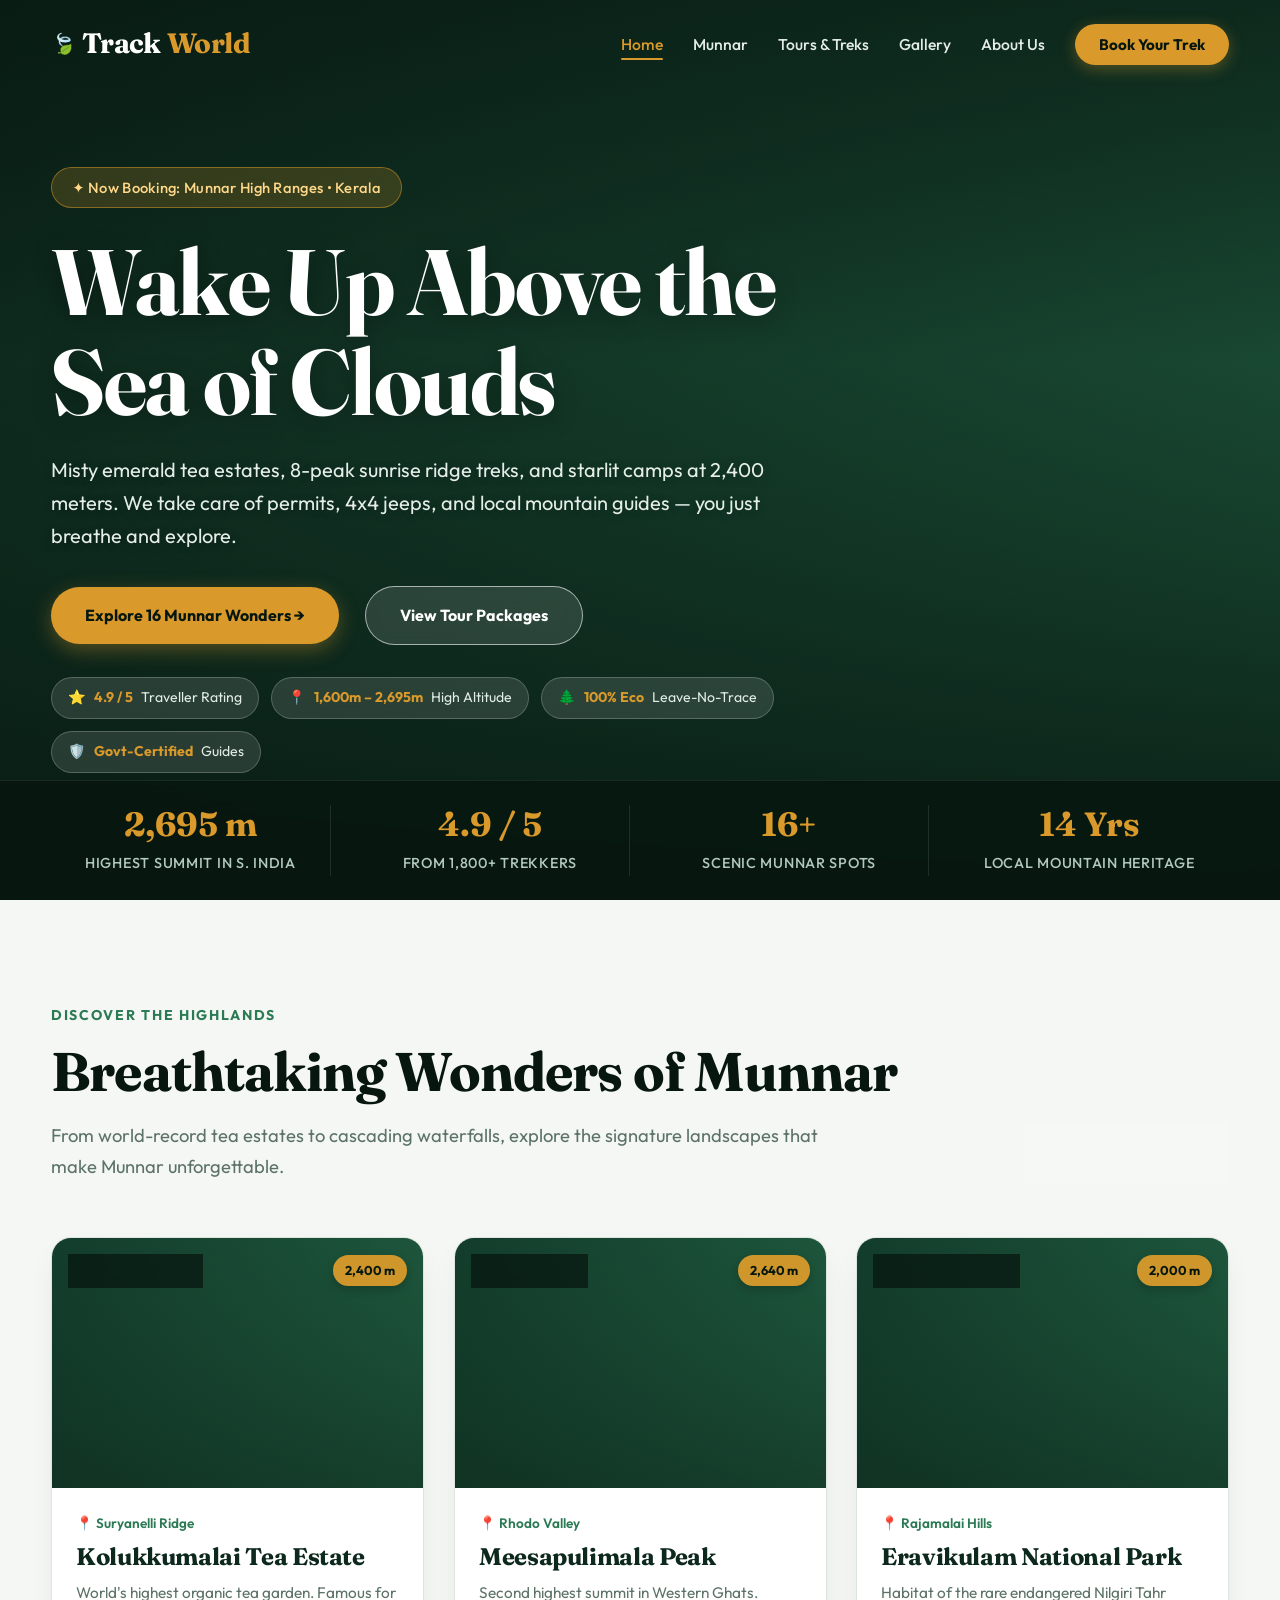
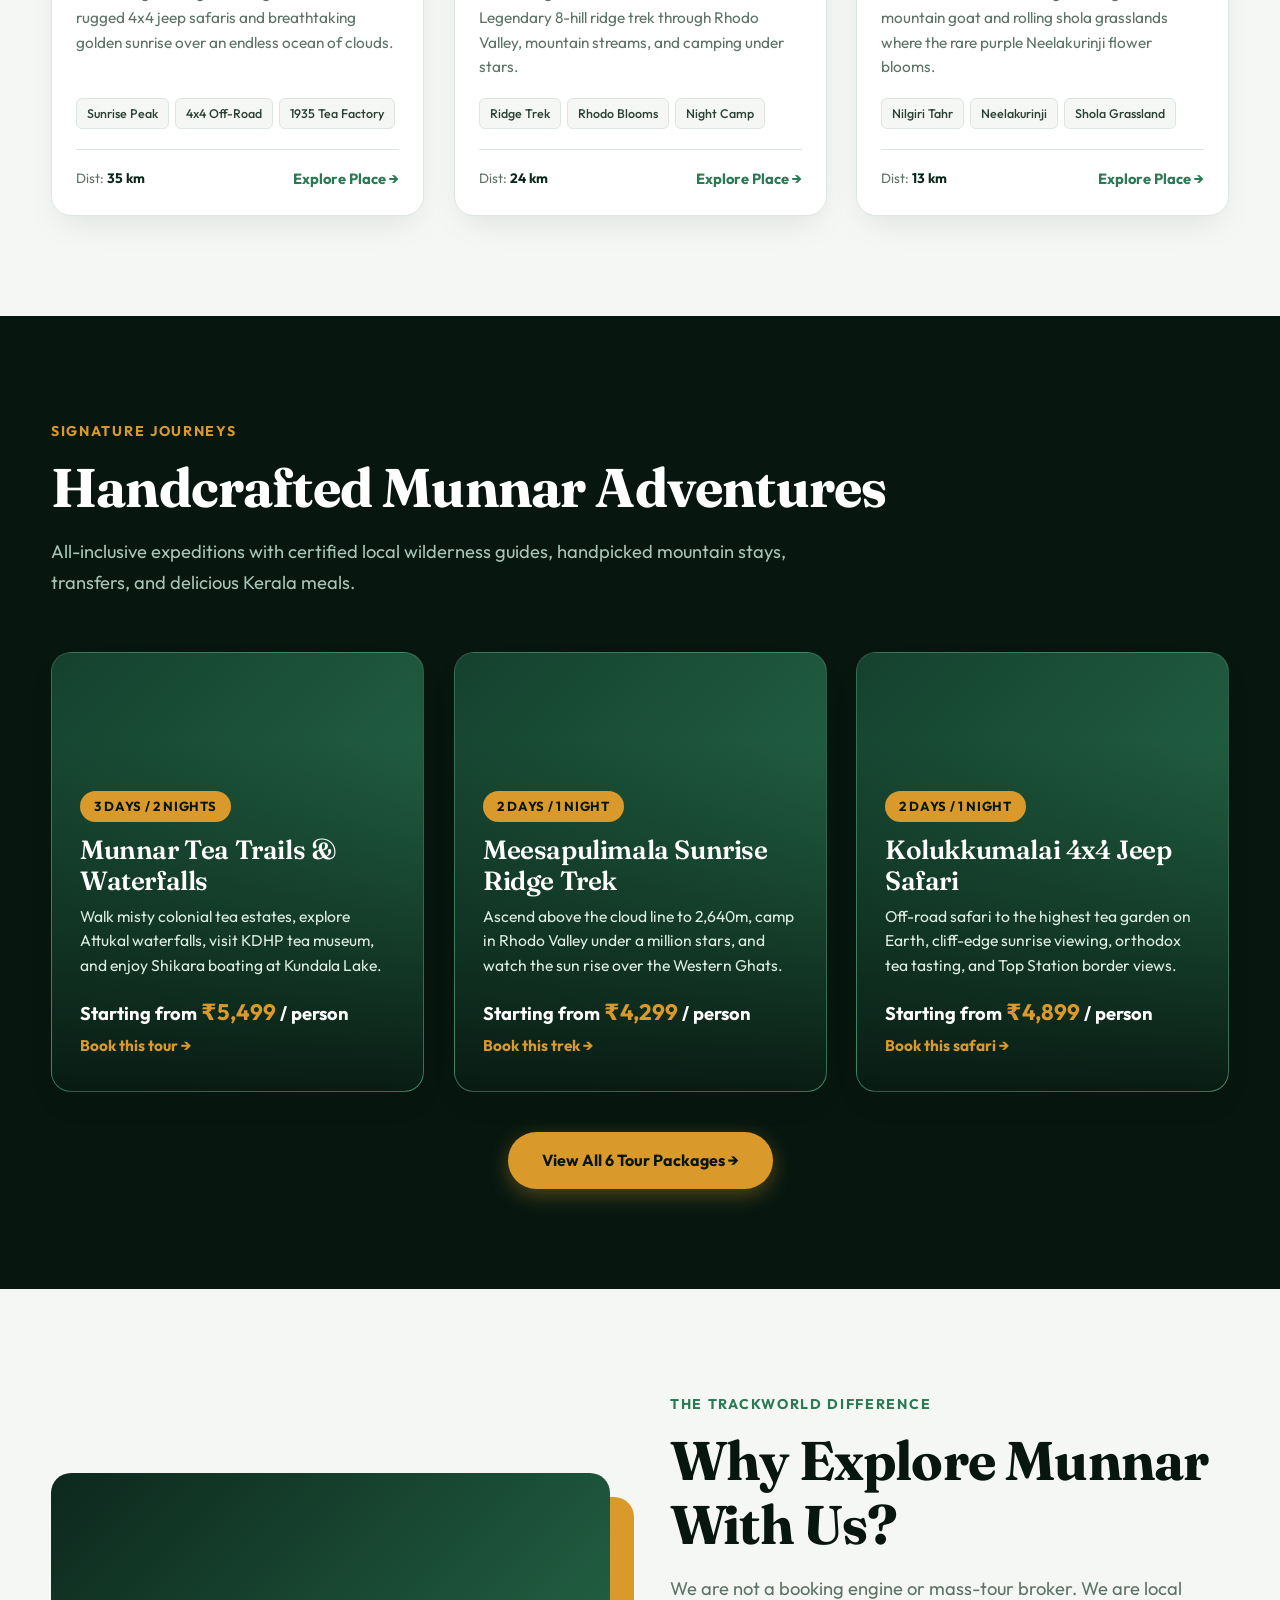
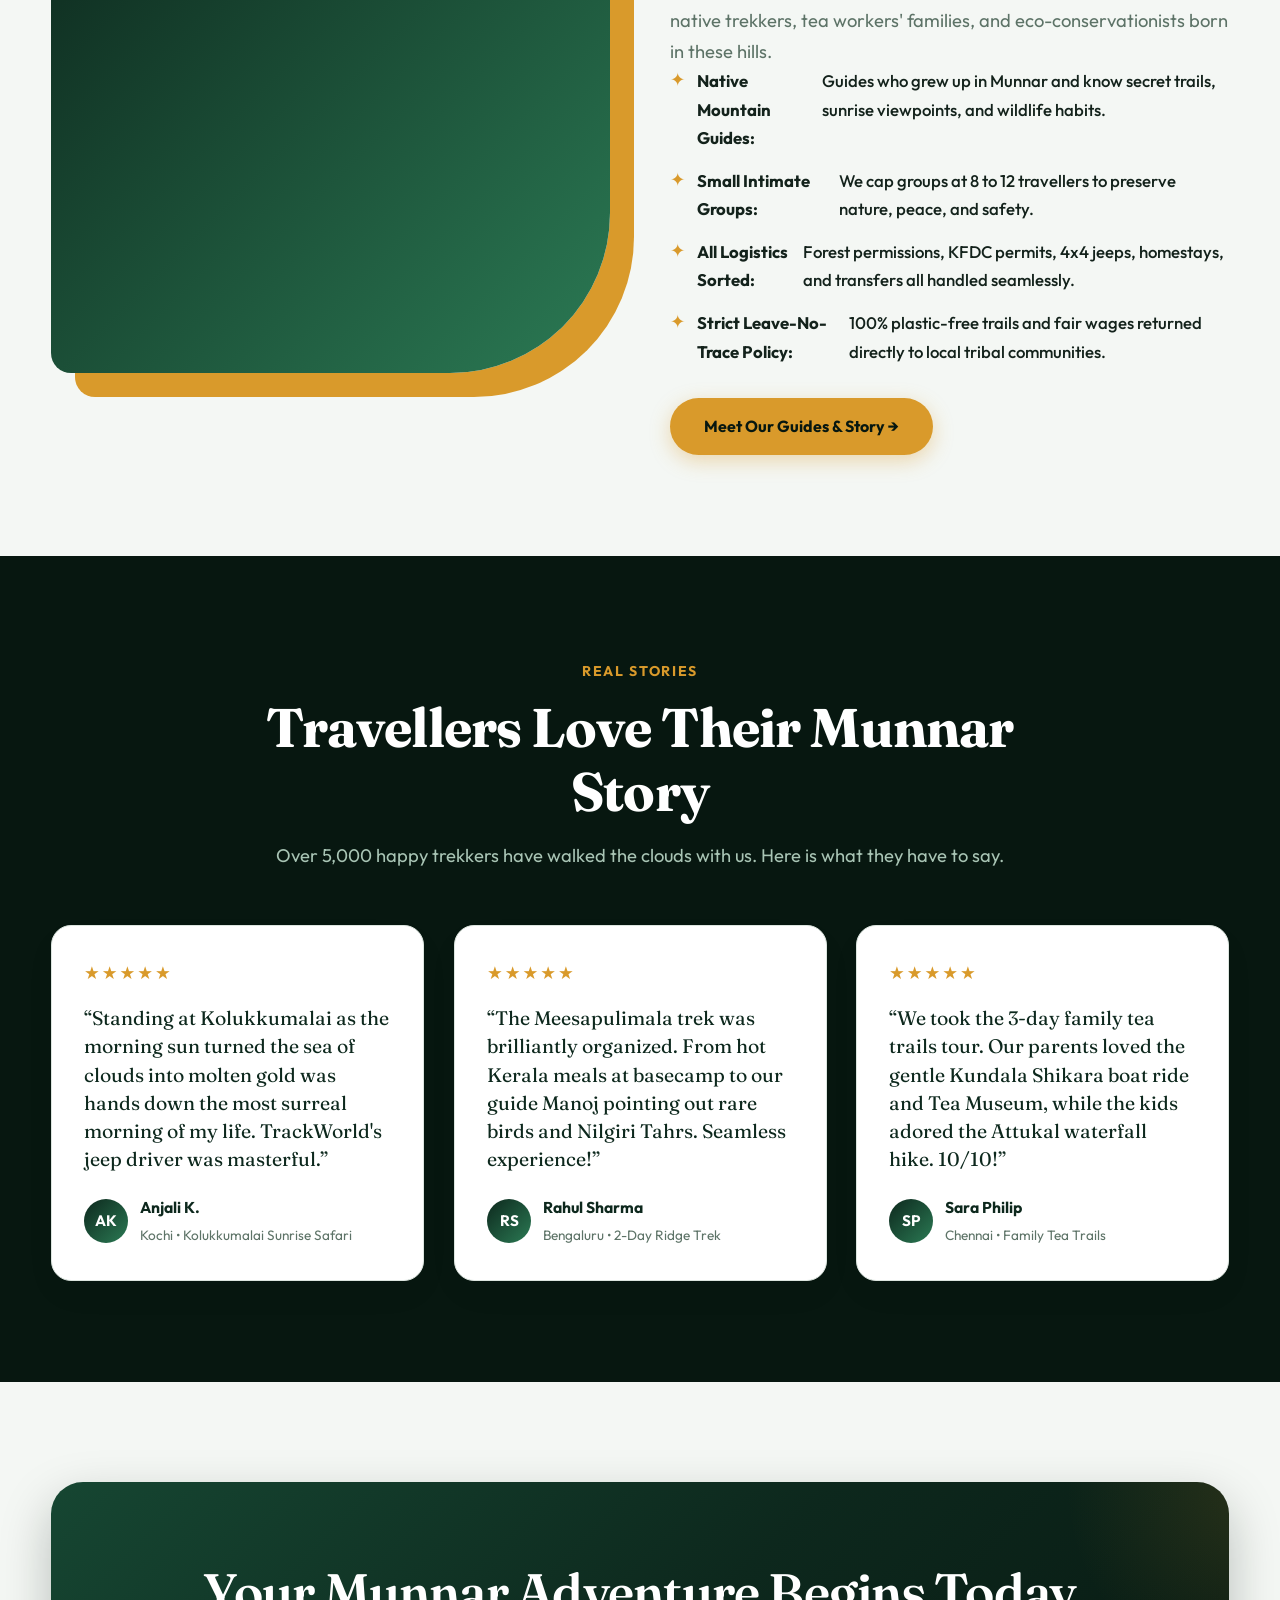
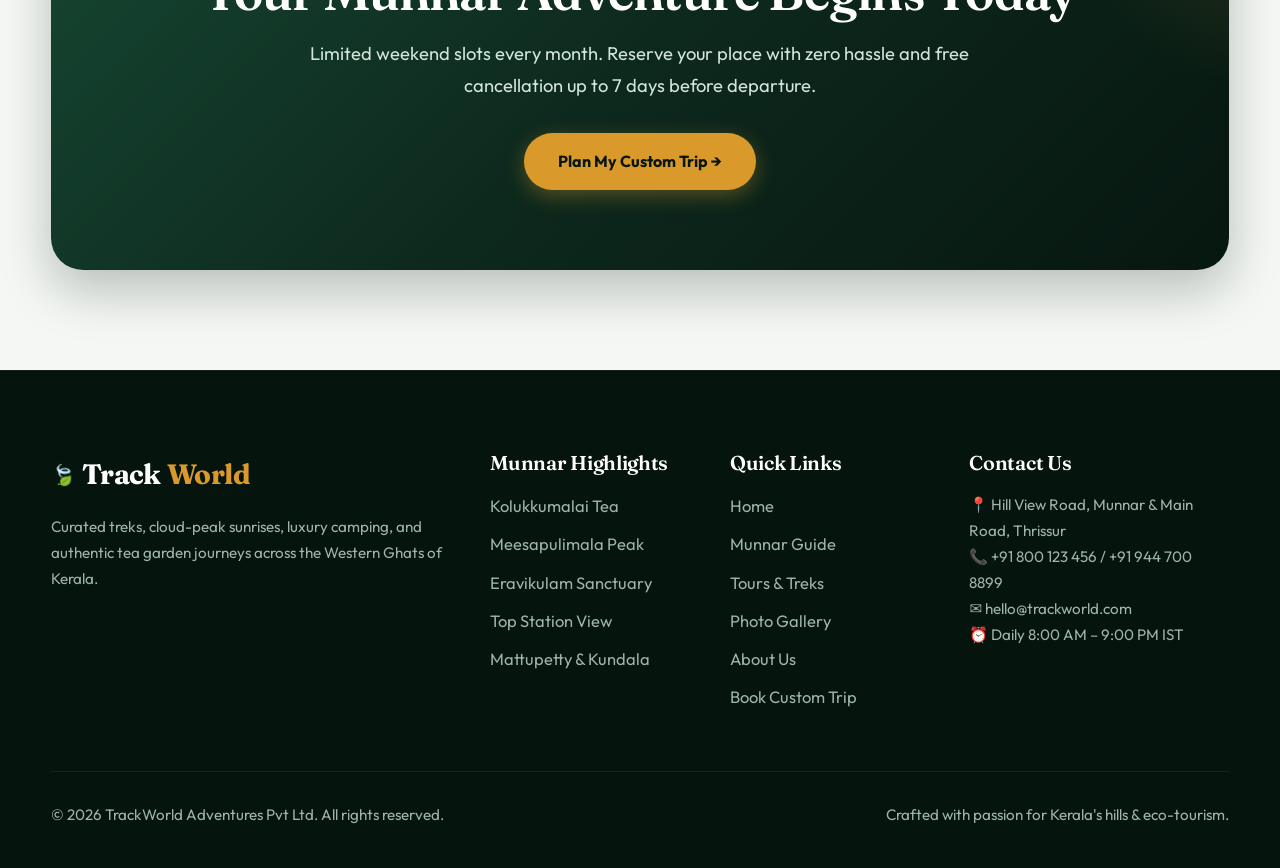
<file: index.html>
<!DOCTYPE html>
<html lang="en">
<head>
  <meta charset="UTF-8">
  <meta name="viewport" content="width=device-width, initial-scale=1.0">
  <title>TrackWorld | Munnar Treks, Cloud Hills & Eco Tours in Kerala</title>
  <meta name="description" content="Discover breathtaking Munnar with TrackWorld. Misty tea gardens, Meesapulimala sunrise treks, Kolukkumalai 4x4 safaris, and luxury camping above the clouds in Kerala.">
  <link rel="preconnect" href="https://fonts.googleapis.com">
  <link rel="preconnect" href="https://fonts.gstatic.com" crossorigin>
  <link href="https://fonts.googleapis.com/css2?family=Fraunces:ital,opsz,wght@0,9..144,600;0,9..144,700;1,9..144,600&family=Outfit:wght@300;400;500;600;700&display=swap" rel="stylesheet">
  <link rel="stylesheet" href="Assets/css/style.css">
</head>
<body>

  <!-- Header -->
  <header>
    <div class="wrap">
      <a href="index.html" class="logo">
        <span class="logo-leaf">🍃</span> Track<i>World</i>
      </a>
      <button class="menu-btn" aria-expanded="false">Menu</button>
      <nav>
        <ul>
          <li><a href="index.html" class="active">Home</a></li>
          <li><a href="munnar.html">Munnar</a></li>
          <li><a href="services.html">Tours & Treks</a></li>
          <li><a href="projects.html">Gallery</a></li>
          <li><a href="about.html">About Us</a></li>
          <li><a class="cta" href="contact.html">Book Your Trek</a></li>
        </ul>
      </nav>
    </div>
  </header>

  <!-- Hero Section -->
  <main>
    <div class="hero" style="--img:url('https://images.unsplash.com/photo-1593693397690-362cb9666fc2?w=1600&q=80')">
      <div class="wrap">
        <div class="hero-content">
          <span class="badge badge-gold">✦ Now Booking: Munnar High Ranges • Kerala</span>
          <h1>Wake Up Above the Sea of Clouds</h1>
          <p>Misty emerald tea estates, 8-peak sunrise ridge treks, and starlit camps at 2,400 meters. We take care of permits, 4x4 jeeps, and local mountain guides — you just breathe and explore.</p>
          <div class="hero-actions">
            <a class="btn" href="munnar.html">Explore 16 Munnar Wonders →</a>
            <a class="btn ghost" href="services.html">View Tour Packages</a>
          </div>
          <div class="hero-pills">
            <span class="hero-pill">⭐ <b>4.9 / 5</b> Traveller Rating</span>
            <span class="hero-pill">📍 <b>1,600m – 2,695m</b> High Altitude</span>
            <span class="hero-pill">🌲 <b>100% Eco</b> Leave-No-Trace</span>
            <span class="hero-pill">🛡️ <b>Govt-Certified</b> Guides</span>
          </div>
        </div>
      </div>

      <!-- Hero Bottom Stats Bar -->
      <div class="facts">
        <div class="wrap">
          <div>
            <b>2,695 m</b>
            <span>Highest Summit in S. India</span>
          </div>
          <div>
            <b>4.9 / 5</b>
            <span>From 1,800+ Trekkers</span>
          </div>
          <div>
            <b>16+</b>
            <span>Scenic Munnar Spots</span>
          </div>
          <div>
            <b>14 Yrs</b>
            <span>Local Mountain Heritage</span>
          </div>
        </div>
      </div>
    </div>

    <!-- Featured Munnar Destinations Showcase -->
    <section>
      <div class="wrap">
        <div class="section-header rv">
          <div style="display:flex; justify-content:space-between; align-items:flex-end; flex-wrap:wrap; gap:16px;">
            <div>
              <span class="eyebrow">Discover The Highlands</span>
              <h2 class="title">Breathtaking Wonders of Munnar</h2>
              <p class="lead" style="margin-bottom:0;">From world-record tea estates to cascading waterfalls, explore the signature landscapes that make Munnar unforgettable.</p>
            </div>
            <a class="btn ghost" href="munnar.html" style="color:var(--forest); border-color:var(--leaf); margin:0;">See All 16 Places →</a>
          </div>
        </div>

        <div class="grid">
          
          <div class="place-card rv">
            <div class="place-img-wrap" style="--img:url('https://images.unsplash.com/photo-1593693397690-362cb9666fc2?w=1200&q=80')">
              <div class="place-badges-top">
                <span class="cat-pill">World Record</span>
                <span class="alt-pill">2,400 m</span>
              </div>
            </div>
            <div class="place-body">
              <div class="place-location">📍 Suryanelli Ridge</div>
              <h3>Kolukkumalai Tea Estate</h3>
              <p>World's highest organic tea garden. Famous for rugged 4x4 jeep safaris and breathtaking golden sunrise over an endless ocean of clouds.</p>
              <div class="place-tags">
                <span class="place-tag">Sunrise Peak</span>
                <span class="place-tag">4x4 Off-Road</span>
                <span class="place-tag">1935 Tea Factory</span>
              </div>
              <div class="place-footer">
                <span class="place-dist">Dist: <b>35 km</b></span>
                <a class="card-cta" href="munnar.html#places-grid">Explore Place →</a>
              </div>
            </div>
          </div>

          <div class="place-card rv">
            <div class="place-img-wrap" style="--img:url('https://images.unsplash.com/photo-1500530855697-b586d89ba3ee?w=1200&q=80')">
              <div class="place-badges-top">
                <span class="cat-pill">High Summit</span>
                <span class="alt-pill">2,640 m</span>
              </div>
            </div>
            <div class="place-body">
              <div class="place-location">📍 Rhodo Valley</div>
              <h3>Meesapulimala Peak</h3>
              <p>Second highest summit in Western Ghats. Legendary 8-hill ridge trek through Rhodo Valley, mountain streams, and camping under stars.</p>
              <div class="place-tags">
                <span class="place-tag">Ridge Trek</span>
                <span class="place-tag">Rhodo Blooms</span>
                <span class="place-tag">Night Camp</span>
              </div>
              <div class="place-footer">
                <span class="place-dist">Dist: <b>24 km</b></span>
                <a class="card-cta" href="munnar.html#places-grid">Explore Place →</a>
              </div>
            </div>
          </div>

          <div class="place-card rv">
            <div class="place-img-wrap" style="--img:url('https://images.unsplash.com/photo-1571771019784-3ff35f4f4277?w=1200&q=80')">
              <div class="place-badges-top">
                <span class="cat-pill">UNESCO Reserve</span>
                <span class="alt-pill">2,000 m</span>
              </div>
            </div>
            <div class="place-body">
              <div class="place-location">📍 Rajamalai Hills</div>
              <h3>Eravikulam National Park</h3>
              <p>Habitat of the rare endangered Nilgiri Tahr mountain goat and rolling shola grasslands where the rare purple Neelakurinji flower blooms.</p>
              <div class="place-tags">
                <span class="place-tag">Nilgiri Tahr</span>
                <span class="place-tag">Neelakurinji</span>
                <span class="place-tag">Shola Grassland</span>
              </div>
              <div class="place-footer">
                <span class="place-dist">Dist: <b>13 km</b></span>
                <a class="card-cta" href="munnar.html#places-grid">Explore Place →</a>
              </div>
            </div>
          </div>

        </div>
      </div>
    </section>

    <!-- Top Munnar Tours & Packages -->
    <section class="dark">
      <div class="wrap">
        <div class="section-header rv">
          <span class="eyebrow">Signature Journeys</span>
          <h2 class="title">Handcrafted Munnar Adventures</h2>
          <p class="lead">All-inclusive expeditions with certified local wilderness guides, handpicked mountain stays, transfers, and delicious Kerala meals.</p>
        </div>

        <div class="grid">
          
          <a class="card rv" href="contact.html?tour=Munnar+Tea+Trails" style="--img:url('https://images.unsplash.com/photo-1593693397690-362cb9666fc2?w=1600&q=80')">
            <div>
              <span class="tag">3 Days / 2 Nights</span>
              <h3>Munnar Tea Trails & Waterfalls</h3>
              <p>Walk misty colonial tea estates, explore Attukal waterfalls, visit KDHP tea museum, and enjoy Shikara boating at Kundala Lake.</p>
              <span class="card-price">Starting from <span>₹5,499</span> / person</span>
              <span class="go">Book this tour →</span>
            </div>
          </a>

          <a class="card rv" href="contact.html?tour=Meesapulimala+Sunrise+Trek" style="--img:url('https://images.unsplash.com/photo-1500530855697-b586d89ba3ee?w=1600&q=80')">
            <div>
              <span class="tag">2 Days / 1 Night</span>
              <h3>Meesapulimala Sunrise Ridge Trek</h3>
              <p>Ascend above the cloud line to 2,640m, camp in Rhodo Valley under a million stars, and watch the sun rise over the Western Ghats.</p>
              <span class="card-price">Starting from <span>₹4,299</span> / person</span>
              <span class="go">Book this trek →</span>
            </div>
          </a>

          <a class="card rv" href="contact.html?tour=Kolukkumalai+4x4+Safari" style="--img:url('https://images.unsplash.com/photo-1506905925346-21bda4d32df4?w=1200&q=80')">
            <div>
              <span class="tag">2 Days / 1 Night</span>
              <h3>Kolukkumalai 4x4 Jeep Safari</h3>
              <p>Off-road safari to the highest tea garden on Earth, cliff-edge sunrise viewing, orthodox tea tasting, and Top Station border views.</p>
              <span class="card-price">Starting from <span>₹4,899</span> / person</span>
              <span class="go">Book this safari →</span>
            </div>
          </a>

        </div>

        <div style="text-align:center; margin-top: 40px;">
          <a class="btn" href="services.html">View All 6 Tour Packages →</a>
        </div>
      </div>
    </section>

    <!-- Why TrackWorld Split Section -->
    <section>
      <div class="wrap split">
        <div class="pic rv" style="--img:url('https://images.unsplash.com/photo-1506905925346-21bda4d32df4?w=1200&q=80')"></div>
        <div class="rv">
          <span class="eyebrow">The TrackWorld Difference</span>
          <h2 class="title">Why Explore Munnar With Us?</h2>
          <p class="lead">We are not a booking engine or mass-tour broker. We are local native trekkers, tea workers' families, and eco-conservationists born in these hills.</p>
          <ul class="list">
            <li><b>Native Mountain Guides:</b> Guides who grew up in Munnar and know secret trails, sunrise viewpoints, and wildlife habits.</li>
            <li><b>Small Intimate Groups:</b> We cap groups at 8 to 12 travellers to preserve nature, peace, and safety.</li>
            <li><b>All Logistics Sorted:</b> Forest permissions, KFDC permits, 4x4 jeeps, homestays, and transfers all handled seamlessly.</li>
            <li><b>Strict Leave-No-Trace Policy:</b> 100% plastic-free trails and fair wages returned directly to local tribal communities.</li>
          </ul>
          <a class="btn" href="about.html">Meet Our Guides & Story →</a>
        </div>
      </div>
    </section>

    <!-- Guest Reviews Section -->
    <section class="reviews dark">
      <div class="wrap">
        <div class="section-header center rv">
          <span class="eyebrow">Real Stories</span>
          <h2 class="title">Travellers Love Their Munnar Story</h2>
          <p class="lead">Over 5,000 happy trekkers have walked the clouds with us. Here is what they have to say.</p>
        </div>

        <div class="grid grid-3" style="margin-top:30px;">
          
          <div class="card2 rv">
            <div class="stars">★★★★★</div>
            <q>Standing at Kolukkumalai as the morning sun turned the sea of clouds into molten gold was hands down the most surreal morning of my life. TrackWorld's jeep driver was masterful.</q>
            <div class="author">
              <div class="avatar">AK</div>
              <div class="author-info">
                <b>Anjali K.</b>
                <small>Kochi • Kolukkumalai Sunrise Safari</small>
              </div>
            </div>
          </div>

          <div class="card2 rv">
            <div class="stars">★★★★★</div>
            <q>The Meesapulimala trek was brilliantly organized. From hot Kerala meals at basecamp to our guide Manoj pointing out rare birds and Nilgiri Tahrs. Seamless experience!</q>
            <div class="author">
              <div class="avatar">RS</div>
              <div class="author-info">
                <b>Rahul Sharma</b>
                <small>Bengaluru • 2-Day Ridge Trek</small>
              </div>
            </div>
          </div>

          <div class="card2 rv">
            <div class="stars">★★★★★</div>
            <q>We took the 3-day family tea trails tour. Our parents loved the gentle Kundala Shikara boat ride and Tea Museum, while the kids adored the Attukal waterfall hike. 10/10!</q>
            <div class="author">
              <div class="avatar">SP</div>
              <div class="author-info">
                <b>Sara Philip</b>
                <small>Chennai • Family Tea Trails</small>
              </div>
            </div>
          </div>

        </div>
      </div>
    </section>

    <!-- Call to Action Band -->
    <section>
      <div class="wrap">
        <div class="cta-band rv">
          <h2>Your Munnar Adventure Begins Today</h2>
          <p>Limited weekend slots every month. Reserve your place with zero hassle and free cancellation up to 7 days before departure.</p>
          <a class="btn" href="contact.html">Plan My Custom Trip →</a>
        </div>
      </div>
    </section>
  </main>

  <!-- Footer -->
  <footer>
    <div class="wrap">
      <div>
        <a href="index.html" class="logo">
          <span class="logo-leaf">🍃</span> Track<i>World</i>
        </a>
        <p>Curated treks, cloud-peak sunrises, luxury camping, and authentic tea garden journeys across the Western Ghats of Kerala.</p>
      </div>

      <div>
        <h3>Munnar Highlights</h3>
        <ul>
          <li><a href="munnar.html#places-grid">Kolukkumalai Tea</a></li>
          <li><a href="munnar.html#places-grid">Meesapulimala Peak</a></li>
          <li><a href="munnar.html#places-grid">Eravikulam Sanctuary</a></li>
          <li><a href="munnar.html#places-grid">Top Station View</a></li>
          <li><a href="munnar.html#places-grid">Mattupetty & Kundala</a></li>
        </ul>
      </div>

      <div>
        <h3>Quick Links</h3>
        <ul>
          <li><a href="index.html">Home</a></li>
          <li><a href="munnar.html">Munnar Guide</a></li>
          <li><a href="services.html">Tours & Treks</a></li>
          <li><a href="projects.html">Photo Gallery</a></li>
          <li><a href="about.html">About Us</a></li>
          <li><a href="contact.html">Book Custom Trip</a></li>
        </ul>
      </div>

      <div>
        <h3>Contact Us</h3>
        <p>
          📍 Hill View Road, Munnar & Main Road, Thrissur<br>
          📞 +91 800 123 456 / +91 944 700 8899<br>
          ✉️ hello@trackworld.com<br>
          ⏰ Daily 8:00 AM – 9:00 PM IST
        </p>
      </div>

      <div class="footer-bottom">
        <p>&copy; 2026 TrackWorld Adventures Pvt Ltd. All rights reserved.</p>
        <p>Crafted with passion for Kerala's hills & eco-tourism.</p>
      </div>
    </div>
  </footer>

  <script src="Assets/js/main.js"></script>
</body>
</html>
</file>
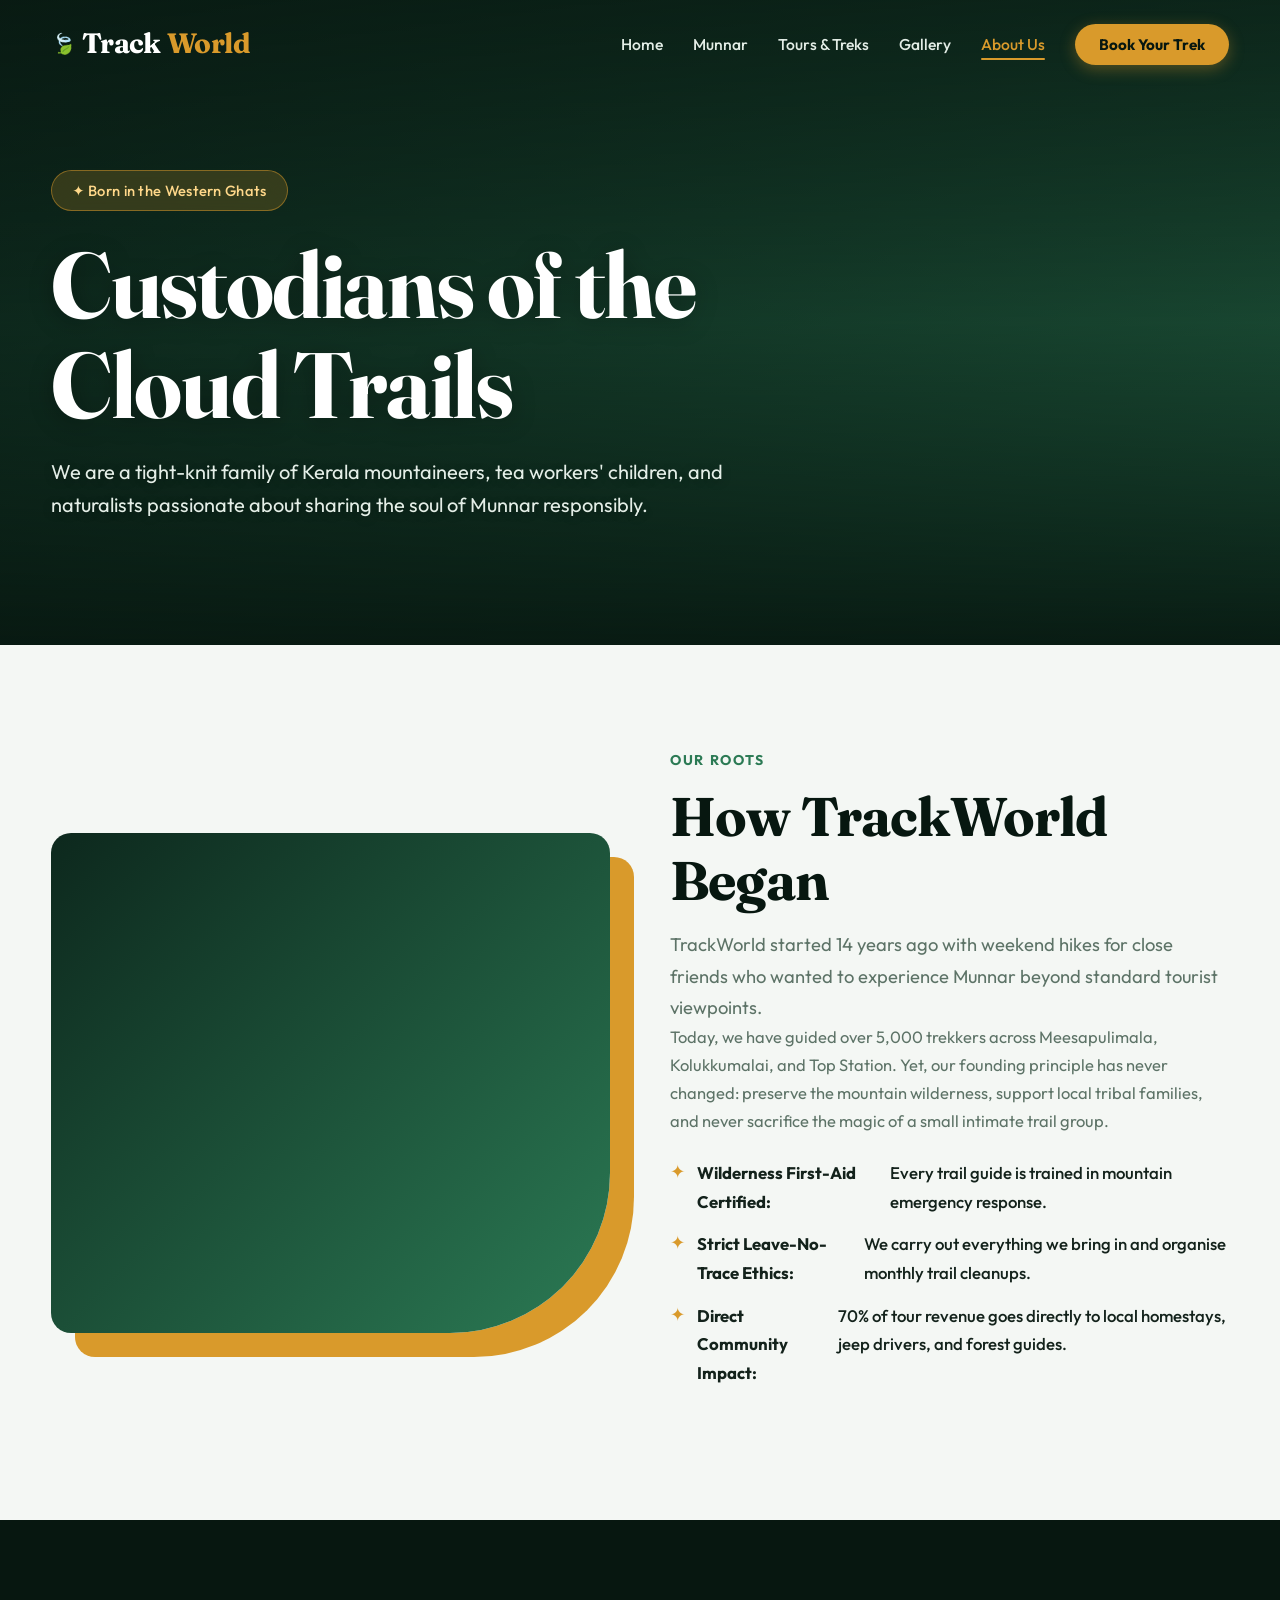
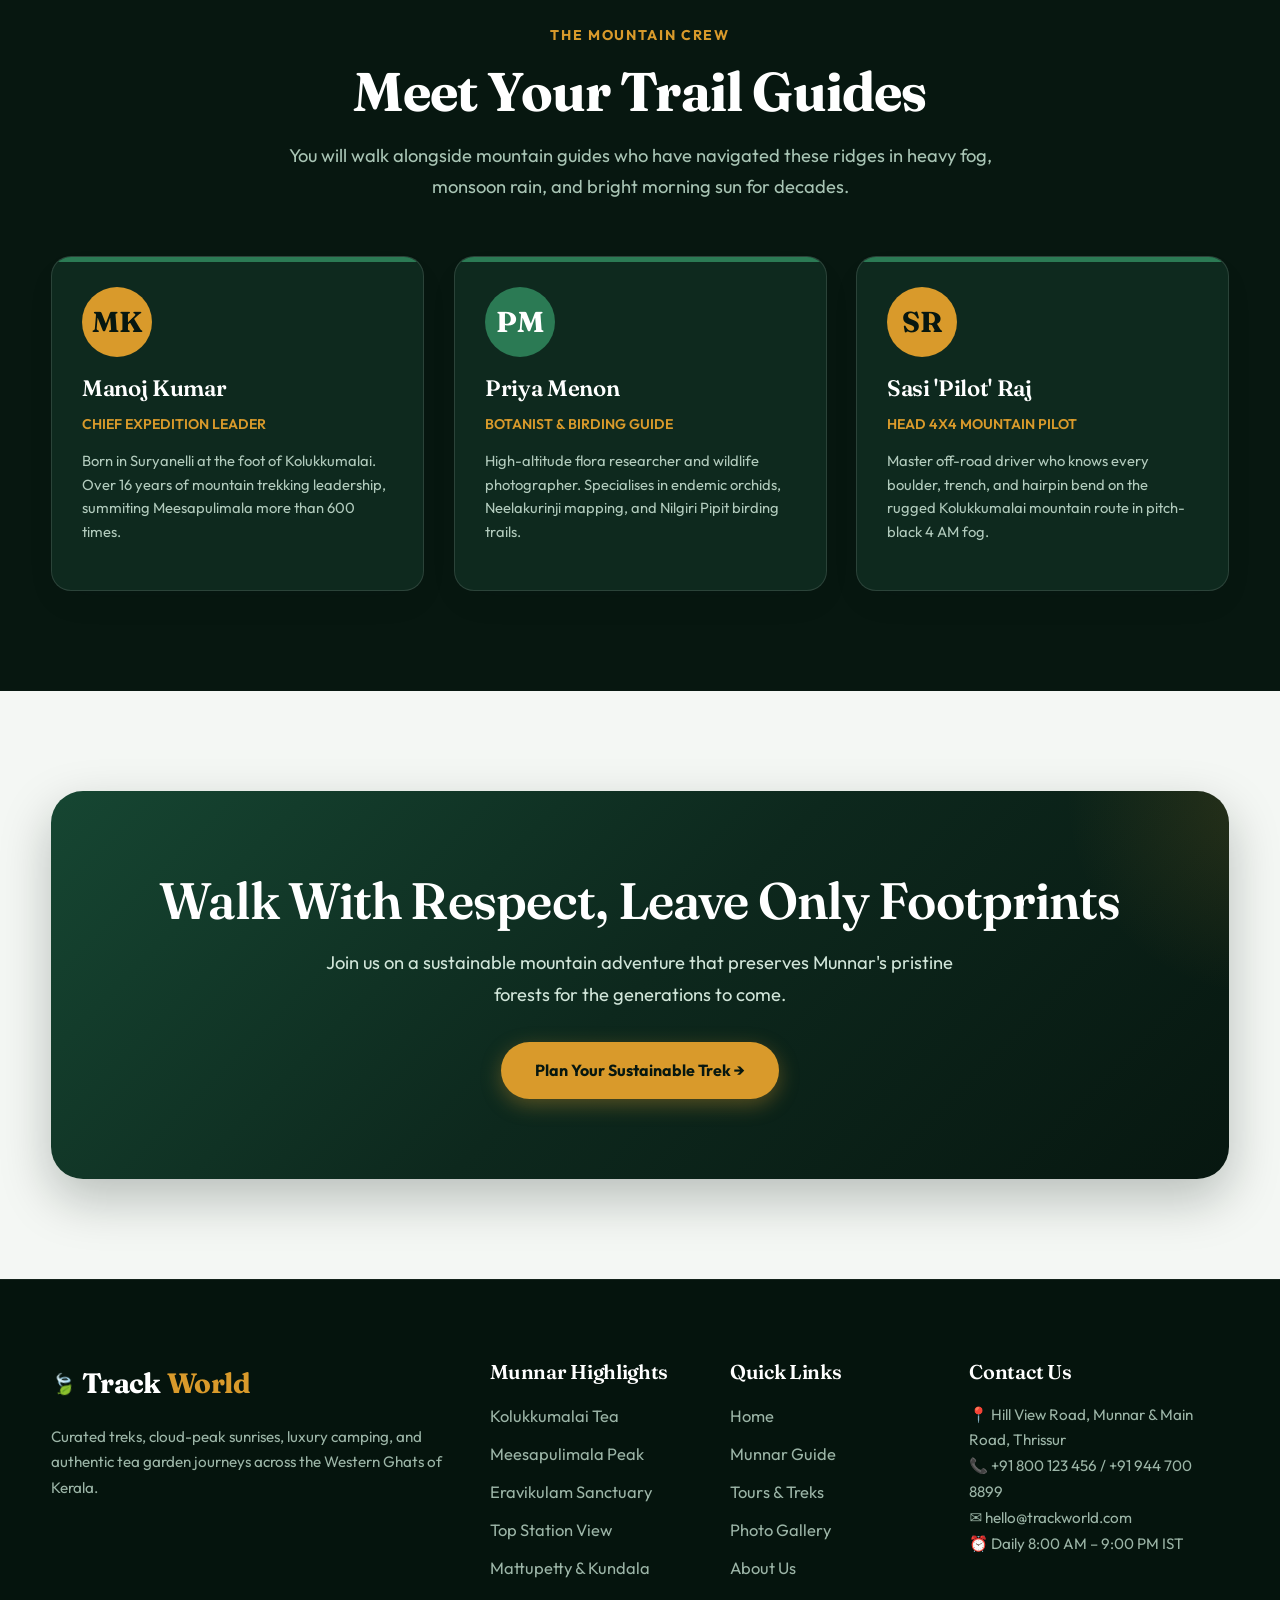
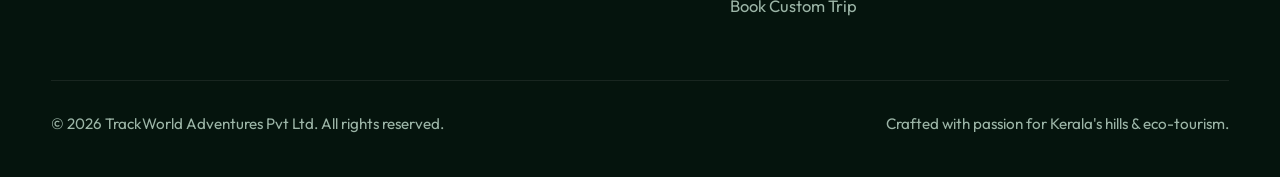
<file: about.html>
<!DOCTYPE html>
<html lang="en">
<head>
  <meta charset="UTF-8">
  <meta name="viewport" content="width=device-width, initial-scale=1.0">
  <title>About TrackWorld | Born in the Munnar Highlands</title>
  <meta name="description" content="Meet TrackWorld: a team of native Kerala trekkers, wilderness guides, and conservationists dedicated to sustainable mountain expeditions in Munnar.">
  <link rel="preconnect" href="https://fonts.googleapis.com">
  <link rel="preconnect" href="https://fonts.gstatic.com" crossorigin>
  <link href="https://fonts.googleapis.com/css2?family=Fraunces:ital,opsz,wght@0,9..144,600;0,9..144,700;1,9..144,600&family=Outfit:wght@300;400;500;600;700&display=swap" rel="stylesheet">
  <link rel="stylesheet" href="Assets/css/style.css">
</head>
<body>

  <!-- Header -->
  <header>
    <div class="wrap">
      <a href="index.html" class="logo">
        <span class="logo-leaf">🍃</span> Track<i>World</i>
      </a>
      <button class="menu-btn" aria-expanded="false">Menu</button>
      <nav>
        <ul>
          <li><a href="index.html">Home</a></li>
          <li><a href="munnar.html">Munnar</a></li>
          <li><a href="services.html">Tours & Treks</a></li>
          <li><a href="projects.html">Gallery</a></li>
          <li><a href="about.html" class="active">About Us</a></li>
          <li><a class="cta" href="contact.html">Book Your Trek</a></li>
        </ul>
      </nav>
    </div>
  </header>

  <!-- Hero Section -->
  <main>
    <div class="hero small" style="--img:url('https://images.unsplash.com/photo-1506905925346-21bda4d32df4?w=1200&q=80')">
      <div class="wrap">
        <div class="hero-content">
          <span class="badge badge-gold">✦ Born in the Western Ghats</span>
          <h1>Custodians of the Cloud Trails</h1>
          <p>We are a tight-knit family of Kerala mountaineers, tea workers' children, and naturalists passionate about sharing the soul of Munnar responsibly.</p>
        </div>
      </div>
    </div>

    <!-- Our Story Section -->
    <section>
      <div class="wrap split">
        <div class="pic rv" style="--img:url('https://images.unsplash.com/photo-1441974231531-c6227db76b6e?w=1200&q=80')"></div>
        <div class="rv">
          <span class="eyebrow">Our Roots</span>
          <h2 class="title">How TrackWorld Began</h2>
          <p class="lead">TrackWorld started 14 years ago with weekend hikes for close friends who wanted to experience Munnar beyond standard tourist viewpoints.</p>
          <p style="color:var(--muted); margin-bottom: 24px;">Today, we have guided over 5,000 trekkers across Meesapulimala, Kolukkumalai, and Top Station. Yet, our founding principle has never changed: preserve the mountain wilderness, support local tribal families, and never sacrifice the magic of a small intimate trail group.</p>
          <ul class="list">
            <li><b>Wilderness First-Aid Certified:</b> Every trail guide is trained in mountain emergency response.</li>
            <li><b>Strict Leave-No-Trace Ethics:</b> We carry out everything we bring in and organise monthly trail cleanups.</li>
            <li><b>Direct Community Impact:</b> 70% of tour revenue goes directly to local homestays, jeep drivers, and forest guides.</li>
          </ul>
        </div>
      </div>
    </section>

    <!-- Guide Leaders & Team -->
    <section class="dark">
      <div class="wrap">
        <div class="section-header center rv">
          <span class="eyebrow">The Mountain Crew</span>
          <h2 class="title">Meet Your Trail Guides</h2>
          <p class="lead">You will walk alongside mountain guides who have navigated these ridges in heavy fog, monsoon rain, and bright morning sun for decades.</p>
        </div>

        <div class="grid grid-3">
          
          <div class="season-card rv" style="background:#0e291e; border-color:rgba(255,255,255,0.12); color:#fff;">
            <div style="width:70px; height:70px; border-radius:50%; background:var(--gold); color:var(--deep); display:flex; align-items:center; justify-content:center; font-family:'Fraunces',serif; font-size:1.8rem; font-weight:700; margin-bottom:18px;">MK</div>
            <h3 style="color:#fff;">Manoj Kumar</h3>
            <span style="color:var(--gold); font-size:0.88rem; font-weight:600; text-transform:uppercase; display:block; margin-bottom:12px;">Chief Expedition Leader</span>
            <p style="color:#b2cbbd; font-size:0.92rem;">Born in Suryanelli at the foot of Kolukkumalai. Over 16 years of mountain trekking leadership, summiting Meesapulimala more than 600 times.</p>
          </div>

          <div class="season-card rv" style="background:#0e291e; border-color:rgba(255,255,255,0.12); color:#fff;">
            <div style="width:70px; height:70px; border-radius:50%; background:var(--leaf); color:#fff; display:flex; align-items:center; justify-content:center; font-family:'Fraunces',serif; font-size:1.8rem; font-weight:700; margin-bottom:18px;">PM</div>
            <h3 style="color:#fff;">Priya Menon</h3>
            <span style="color:var(--gold); font-size:0.88rem; font-weight:600; text-transform:uppercase; display:block; margin-bottom:12px;">Botanist & Birding Guide</span>
            <p style="color:#b2cbbd; font-size:0.92rem;">High-altitude flora researcher and wildlife photographer. Specialises in endemic orchids, Neelakurinji mapping, and Nilgiri Pipit birding trails.</p>
          </div>

          <div class="season-card rv" style="background:#0e291e; border-color:rgba(255,255,255,0.12); color:#fff;">
            <div style="width:70px; height:70px; border-radius:50%; background:var(--gold); color:var(--deep); display:flex; align-items:center; justify-content:center; font-family:'Fraunces',serif; font-size:1.8rem; font-weight:700; margin-bottom:18px;">SR</div>
            <h3 style="color:#fff;">Sasi 'Pilot' Raj</h3>
            <span style="color:var(--gold); font-size:0.88rem; font-weight:600; text-transform:uppercase; display:block; margin-bottom:12px;">Head 4x4 Mountain Pilot</span>
            <p style="color:#b2cbbd; font-size:0.92rem;">Master off-road driver who knows every boulder, trench, and hairpin bend on the rugged Kolukkumalai mountain route in pitch-black 4 AM fog.</p>
          </div>

        </div>
      </div>
    </section>

    <!-- Conservation Pledge & CTA -->
    <section>
      <div class="wrap">
        <div class="cta-band rv">
          <h2>Walk With Respect, Leave Only Footprints</h2>
          <p>Join us on a sustainable mountain adventure that preserves Munnar's pristine forests for the generations to come.</p>
          <a class="btn" href="contact.html">Plan Your Sustainable Trek →</a>
        </div>
      </div>
    </section>
  </main>

  <!-- Footer -->
  <footer>
    <div class="wrap">
      <div>
        <a href="index.html" class="logo">
          <span class="logo-leaf">🍃</span> Track<i>World</i>
        </a>
        <p>Curated treks, cloud-peak sunrises, luxury camping, and authentic tea garden journeys across the Western Ghats of Kerala.</p>
      </div>

      <div>
        <h3>Munnar Highlights</h3>
        <ul>
          <li><a href="munnar.html#places-grid">Kolukkumalai Tea</a></li>
          <li><a href="munnar.html#places-grid">Meesapulimala Peak</a></li>
          <li><a href="munnar.html#places-grid">Eravikulam Sanctuary</a></li>
          <li><a href="munnar.html#places-grid">Top Station View</a></li>
          <li><a href="munnar.html#places-grid">Mattupetty & Kundala</a></li>
        </ul>
      </div>

      <div>
        <h3>Quick Links</h3>
        <ul>
          <li><a href="index.html">Home</a></li>
          <li><a href="munnar.html">Munnar Guide</a></li>
          <li><a href="services.html">Tours & Treks</a></li>
          <li><a href="projects.html">Photo Gallery</a></li>
          <li><a href="about.html">About Us</a></li>
          <li><a href="contact.html">Book Custom Trip</a></li>
        </ul>
      </div>

      <div>
        <h3>Contact Us</h3>
        <p>
          📍 Hill View Road, Munnar & Main Road, Thrissur<br>
          📞 +91 800 123 456 / +91 944 700 8899<br>
          ✉️ hello@trackworld.com<br>
          ⏰ Daily 8:00 AM – 9:00 PM IST
        </p>
      </div>

      <div class="footer-bottom">
        <p>&copy; 2026 TrackWorld Adventures Pvt Ltd. All rights reserved.</p>
        <p>Crafted with passion for Kerala's hills & eco-tourism.</p>
      </div>
    </div>
  </footer>

  <script src="Assets/js/main.js"></script>
</body>
</html>
</file>
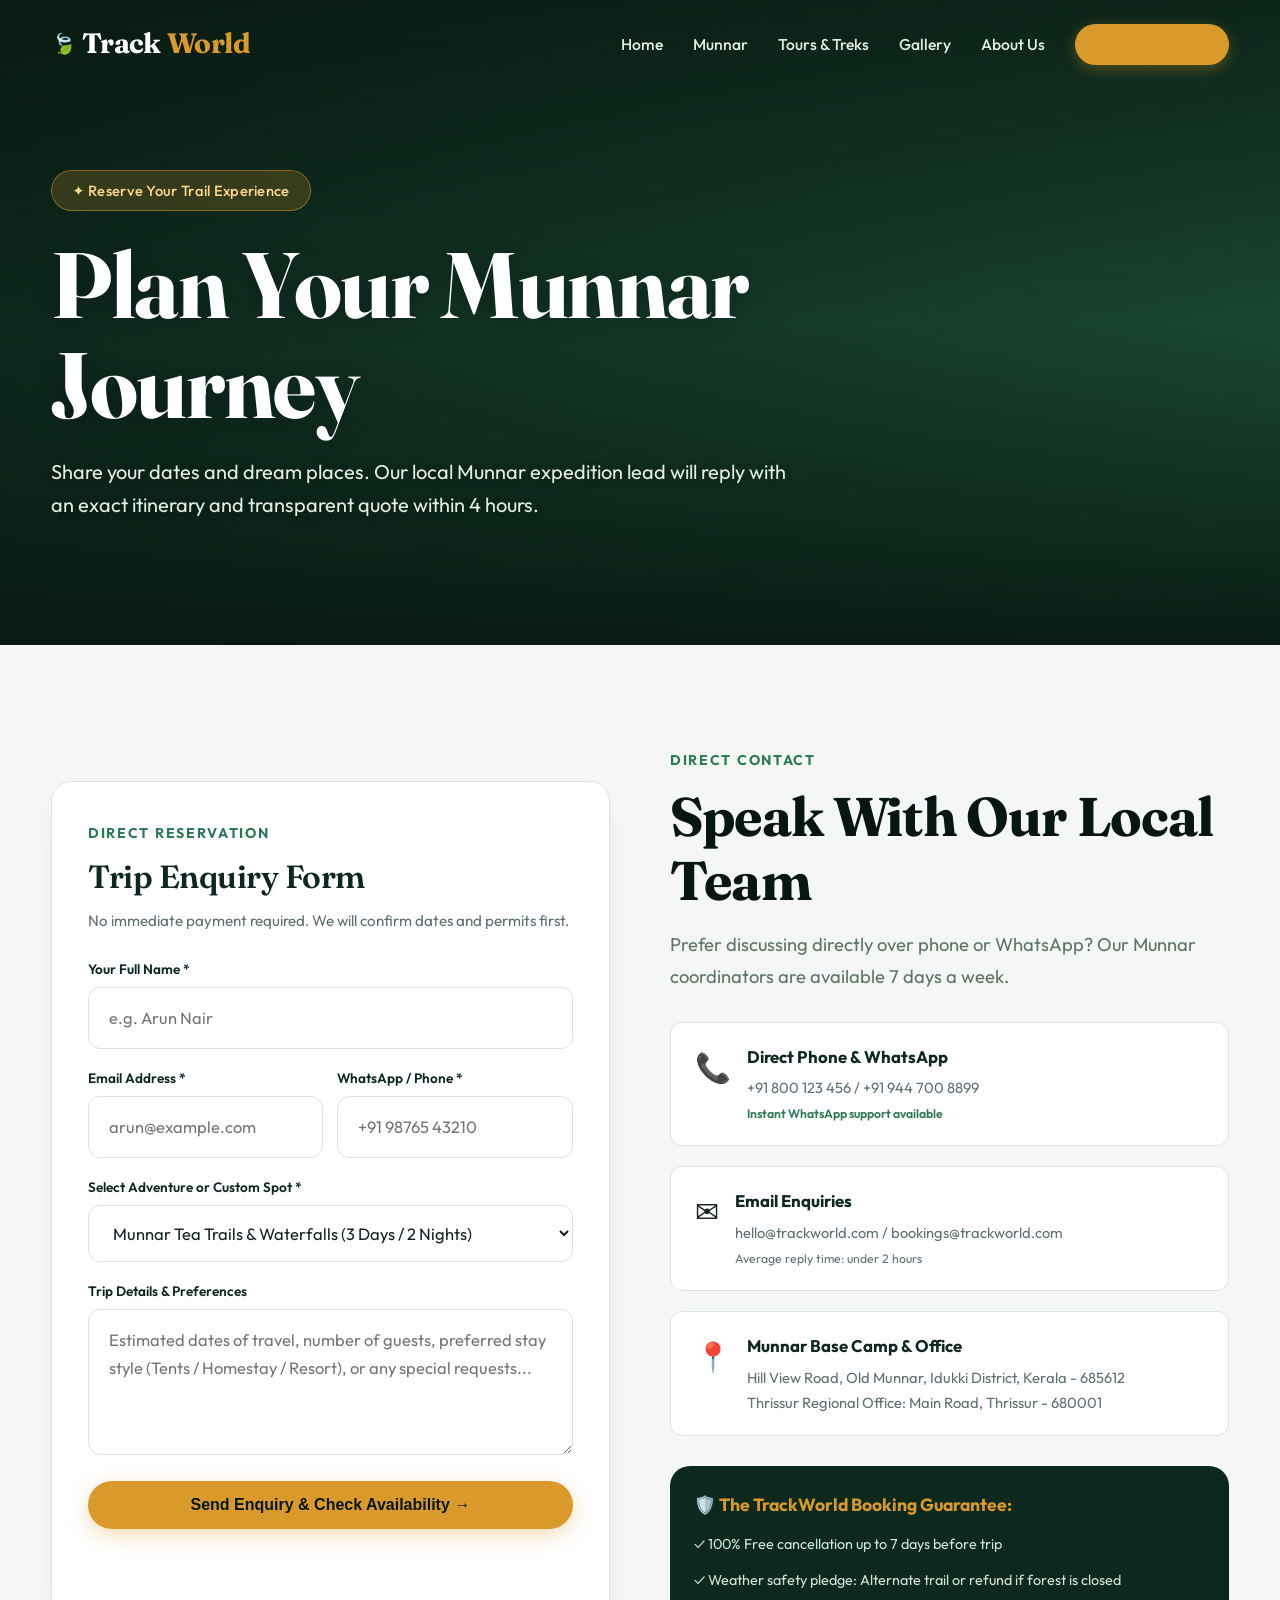
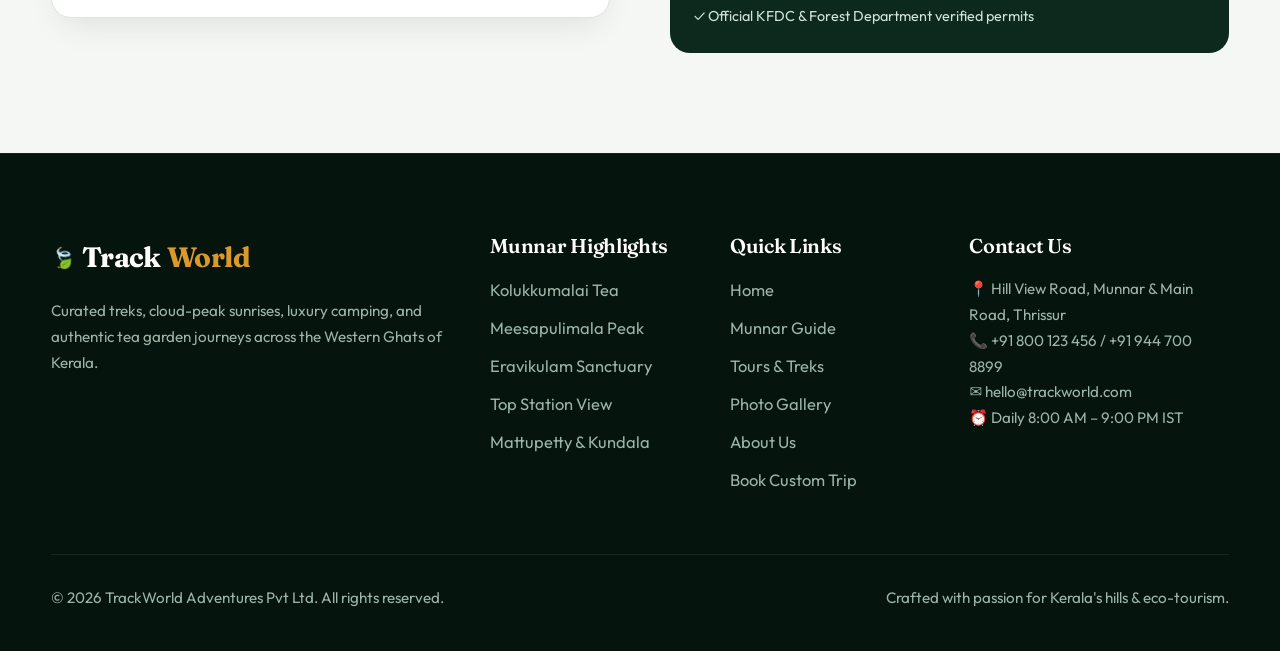
<file: contact.html>
<!DOCTYPE html>
<html lang="en">
<head>
  <meta charset="UTF-8">
  <meta name="viewport" content="width=device-width, initial-scale=1.0">
  <title>Book Your Munnar Journey | TrackWorld</title>
  <meta name="description" content="Plan and book your Munnar tour or Meesapulimala trek with TrackWorld. Direct permits, 4x4 jeeps, homestays, and local guides in Kerala.">
  <link rel="preconnect" href="https://fonts.googleapis.com">
  <link rel="preconnect" href="https://fonts.gstatic.com" crossorigin>
  <link href="https://fonts.googleapis.com/css2?family=Fraunces:ital,opsz,wght@0,9..144,600;0,9..144,700;1,9..144,600&family=Outfit:wght@300;400;500;600;700&display=swap" rel="stylesheet">
  <link rel="stylesheet" href="Assets/css/style.css">
</head>
<body>

  <!-- Header -->
  <header>
    <div class="wrap">
      <a href="index.html" class="logo">
        <span class="logo-leaf">🍃</span> Track<i>World</i>
      </a>
      <button class="menu-btn" aria-expanded="false">Menu</button>
      <nav>
        <ul>
          <li><a href="index.html">Home</a></li>
          <li><a href="munnar.html">Munnar</a></li>
          <li><a href="services.html">Tours & Treks</a></li>
          <li><a href="projects.html">Gallery</a></li>
          <li><a href="about.html">About Us</a></li>
          <li><a class="cta active" href="contact.html">Book Your Trek</a></li>
        </ul>
      </nav>
    </div>
  </header>

  <!-- Hero Section -->
  <main>
    <div class="hero small" style="--img:url('https://images.unsplash.com/photo-1593693397690-362cb9666fc2?w=1600&q=80')">
      <div class="wrap">
        <div class="hero-content">
          <span class="badge badge-gold">✦ Reserve Your Trail Experience</span>
          <h1>Plan Your Munnar Journey</h1>
          <p>Share your dates and dream places. Our local Munnar expedition lead will reply with an exact itinerary and transparent quote within 4 hours.</p>
        </div>
      </div>
    </div>

    <!-- Booking Form Section -->
    <section>
      <div class="wrap split">
        
        <!-- Form -->
        <div class="rv" style="background:#fff; padding:36px; border-radius:var(--r); box-shadow:var(--shadow); border:1px solid var(--border);">
          <span class="eyebrow">Direct Reservation</span>
          <h2 style="font-size:2rem; color:var(--forest); margin-bottom:12px;">Trip Enquiry Form</h2>
          <p style="color:var(--muted); font-size:0.95rem; margin-bottom:24px;">No immediate payment required. We will confirm dates and permits first.</p>

          <form id="contact-form">
            <div>
              <label style="display:block; font-size:0.85rem; font-weight:600; margin-bottom:6px; color:var(--forest);">Your Full Name *</label>
              <input name="name" type="text" placeholder="e.g. Arun Nair" required aria-label="Full Name">
            </div>

            <div style="display:grid; grid-template-columns:1fr 1fr; gap:14px;">
              <div>
                <label style="display:block; font-size:0.85rem; font-weight:600; margin-bottom:6px; color:var(--forest);">Email Address *</label>
                <input type="email" name="email" placeholder="arun@example.com" required aria-label="Email">
              </div>
              <div>
                <label style="display:block; font-size:0.85rem; font-weight:600; margin-bottom:6px; color:var(--forest);">WhatsApp / Phone *</label>
                <input type="tel" name="phone" placeholder="+91 98765 43210" required aria-label="Phone">
              </div>
            </div>

            <div>
              <label style="display:block; font-size:0.85rem; font-weight:600; margin-bottom:6px; color:var(--forest);">Select Adventure or Custom Spot *</label>
              <select name="tour" aria-label="Tour or Place">
                <option value="Munnar Tea Trails & Waterfalls (3D/2N)">Munnar Tea Trails & Waterfalls (3 Days / 2 Nights)</option>
                <option value="Meesapulimala Sunrise Ridge Trek (2D/1N)">Meesapulimala Sunrise Ridge Trek (2 Days / 1 Night)</option>
                <option value="Kolukkumalai 4x4 Jeep Safari (2D/1N)">Kolukkumalai 4x4 Jeep Safari (2 Days / 1 Night)</option>
                <option value="Top Station Wilderness Camp (2 Nights)">Top Station Wilderness Camp (2 Nights)</option>
                <option value="Eravikulam & Marayoor Safari (3D/2N)">Eravikulam & Marayoor Safari (3 Days / 2 Nights)</option>
                <option value="Romantic Cloud Haven Escape (4D/3N)">Romantic Cloud Haven Escape (4 Days / 3 Nights)</option>
                <option value="Custom Tailored Munnar Itinerary">Custom Tailored Munnar Itinerary (Mention in details)</option>
              </select>
            </div>

            <div>
              <label style="display:block; font-size:0.85rem; font-weight:600; margin-bottom:6px; color:var(--forest);">Trip Details & Preferences</label>
              <textarea rows="4" name="message" placeholder="Estimated dates of travel, number of guests, preferred stay style (Tents / Homestay / Resort), or any special requests..." required></textarea>
            </div>

            <button class="btn" type="submit" style="width:100%; justify-content:center;">Send Enquiry & Check Availability →</button>
            <p id="form-msg" role="status"></p>
          </form>
        </div>

        <!-- Contact Information & Guarantees -->
        <div class="rv">
          <span class="eyebrow">Direct Contact</span>
          <h2 class="title">Speak With Our Local Team</h2>
          <p class="lead">Prefer discussing directly over phone or WhatsApp? Our Munnar coordinators are available 7 days a week.</p>

          <div style="display:grid; gap:20px; margin: 30px 0;">
            
            <div style="background:#fff; padding:20px 24px; border-radius:var(--r-sm); border:1px solid var(--border); display:flex; gap:16px; align-items:flex-start;">
              <span style="font-size:1.8rem;">📞</span>
              <div>
                <b style="color:var(--forest); display:block; font-size:1.05rem;">Direct Phone & WhatsApp</b>
                <p style="margin:4px 0 0; color:var(--muted); font-size:0.92rem;">+91 800 123 456 / +91 944 700 8899<br><small style="color:var(--leaf); font-weight:600;">Instant WhatsApp support available</small></p>
              </div>
            </div>

            <div style="background:#fff; padding:20px 24px; border-radius:var(--r-sm); border:1px solid var(--border); display:flex; gap:16px; align-items:flex-start;">
              <span style="font-size:1.8rem;">✉️</span>
              <div>
                <b style="color:var(--forest); display:block; font-size:1.05rem;">Email Enquiries</b>
                <p style="margin:4px 0 0; color:var(--muted); font-size:0.92rem;">hello@trackworld.com / bookings@trackworld.com<br><small style="color:var(--muted);">Average reply time: under 2 hours</small></p>
              </div>
            </div>

            <div style="background:#fff; padding:20px 24px; border-radius:var(--r-sm); border:1px solid var(--border); display:flex; gap:16px; align-items:flex-start;">
              <span style="font-size:1.8rem;">📍</span>
              <div>
                <b style="color:var(--forest); display:block; font-size:1.05rem;">Munnar Base Camp & Office</b>
                <p style="margin:4px 0 0; color:var(--muted); font-size:0.92rem;">Hill View Road, Old Munnar, Idukki District, Kerala - 685612<br>Thrissur Regional Office: Main Road, Thrissur - 680001</p>
              </div>
            </div>

          </div>

          <!-- Trust Badges -->
          <div style="background:var(--forest); color:#fff; padding:24px; border-radius:var(--r); display:grid; gap:12px;">
            <b style="color:var(--gold); font-size:1.1rem;">🛡️ The TrackWorld Booking Guarantee:</b>
            <div style="font-size:0.9rem; color:#d2e5da;">✓ 100% Free cancellation up to 7 days before trip</div>
            <div style="font-size:0.9rem; color:#d2e5da;">✓ Weather safety pledge: Alternate trail or refund if forest is closed</div>
            <div style="font-size:0.9rem; color:#d2e5da;">✓ Official KFDC & Forest Department verified permits</div>
          </div>
        </div>

      </div>
    </section>
  </main>

  <!-- Footer -->
  <footer>
    <div class="wrap">
      <div>
        <a href="index.html" class="logo">
          <span class="logo-leaf">🍃</span> Track<i>World</i>
        </a>
        <p>Curated treks, cloud-peak sunrises, luxury camping, and authentic tea garden journeys across the Western Ghats of Kerala.</p>
      </div>

      <div>
        <h3>Munnar Highlights</h3>
        <ul>
          <li><a href="munnar.html#places-grid">Kolukkumalai Tea</a></li>
          <li><a href="munnar.html#places-grid">Meesapulimala Peak</a></li>
          <li><a href="munnar.html#places-grid">Eravikulam Sanctuary</a></li>
          <li><a href="munnar.html#places-grid">Top Station View</a></li>
          <li><a href="munnar.html#places-grid">Mattupetty & Kundala</a></li>
        </ul>
      </div>

      <div>
        <h3>Quick Links</h3>
        <ul>
          <li><a href="index.html">Home</a></li>
          <li><a href="munnar.html">Munnar Guide</a></li>
          <li><a href="services.html">Tours & Treks</a></li>
          <li><a href="projects.html">Photo Gallery</a></li>
          <li><a href="about.html">About Us</a></li>
          <li><a href="contact.html">Book Custom Trip</a></li>
        </ul>
      </div>

      <div>
        <h3>Contact Us</h3>
        <p>
          📍 Hill View Road, Munnar & Main Road, Thrissur<br>
          📞 +91 800 123 456 / +91 944 700 8899<br>
          ✉️ hello@trackworld.com<br>
          ⏰ Daily 8:00 AM – 9:00 PM IST
        </p>
      </div>

      <div class="footer-bottom">
        <p>&copy; 2026 TrackWorld Adventures Pvt Ltd. All rights reserved.</p>
        <p>Crafted with passion for Kerala's hills & eco-tourism.</p>
      </div>
    </div>
  </footer>

  <script src="Assets/js/main.js"></script>
</body>
</html>
</file>
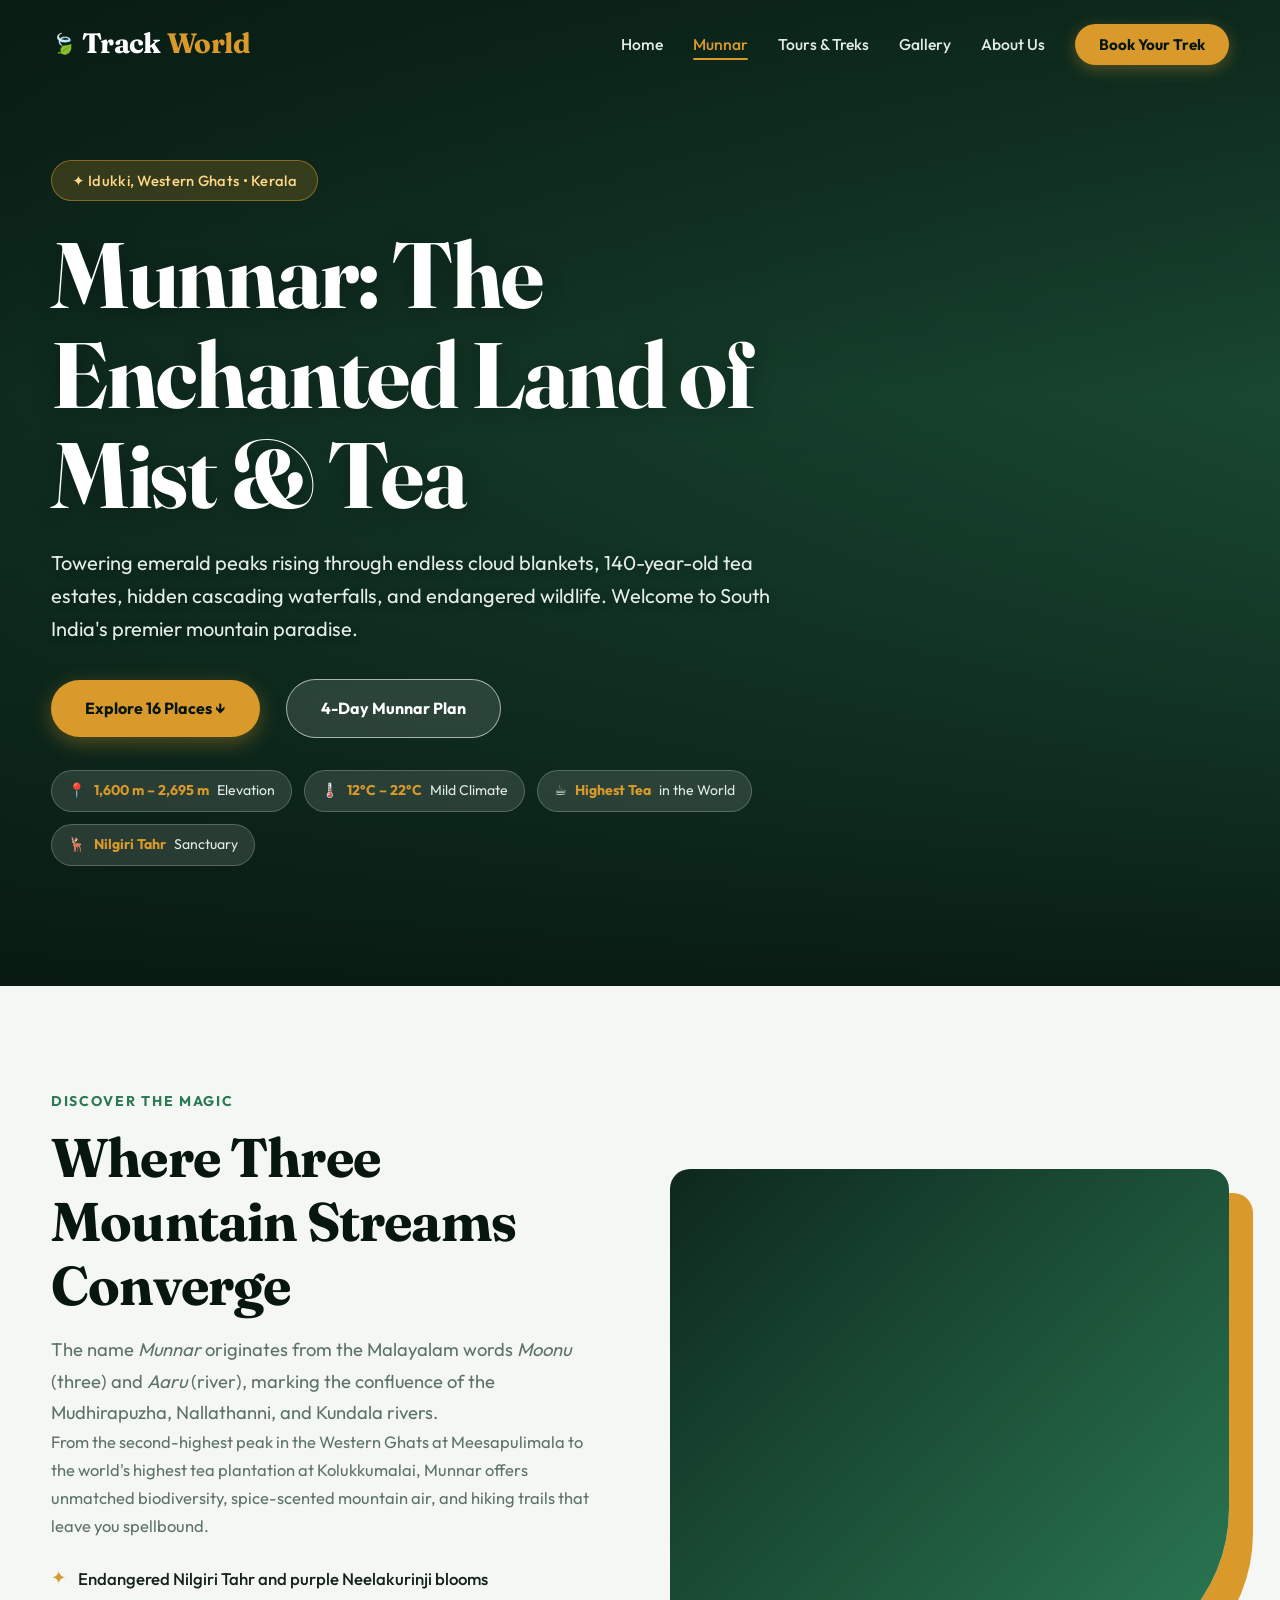
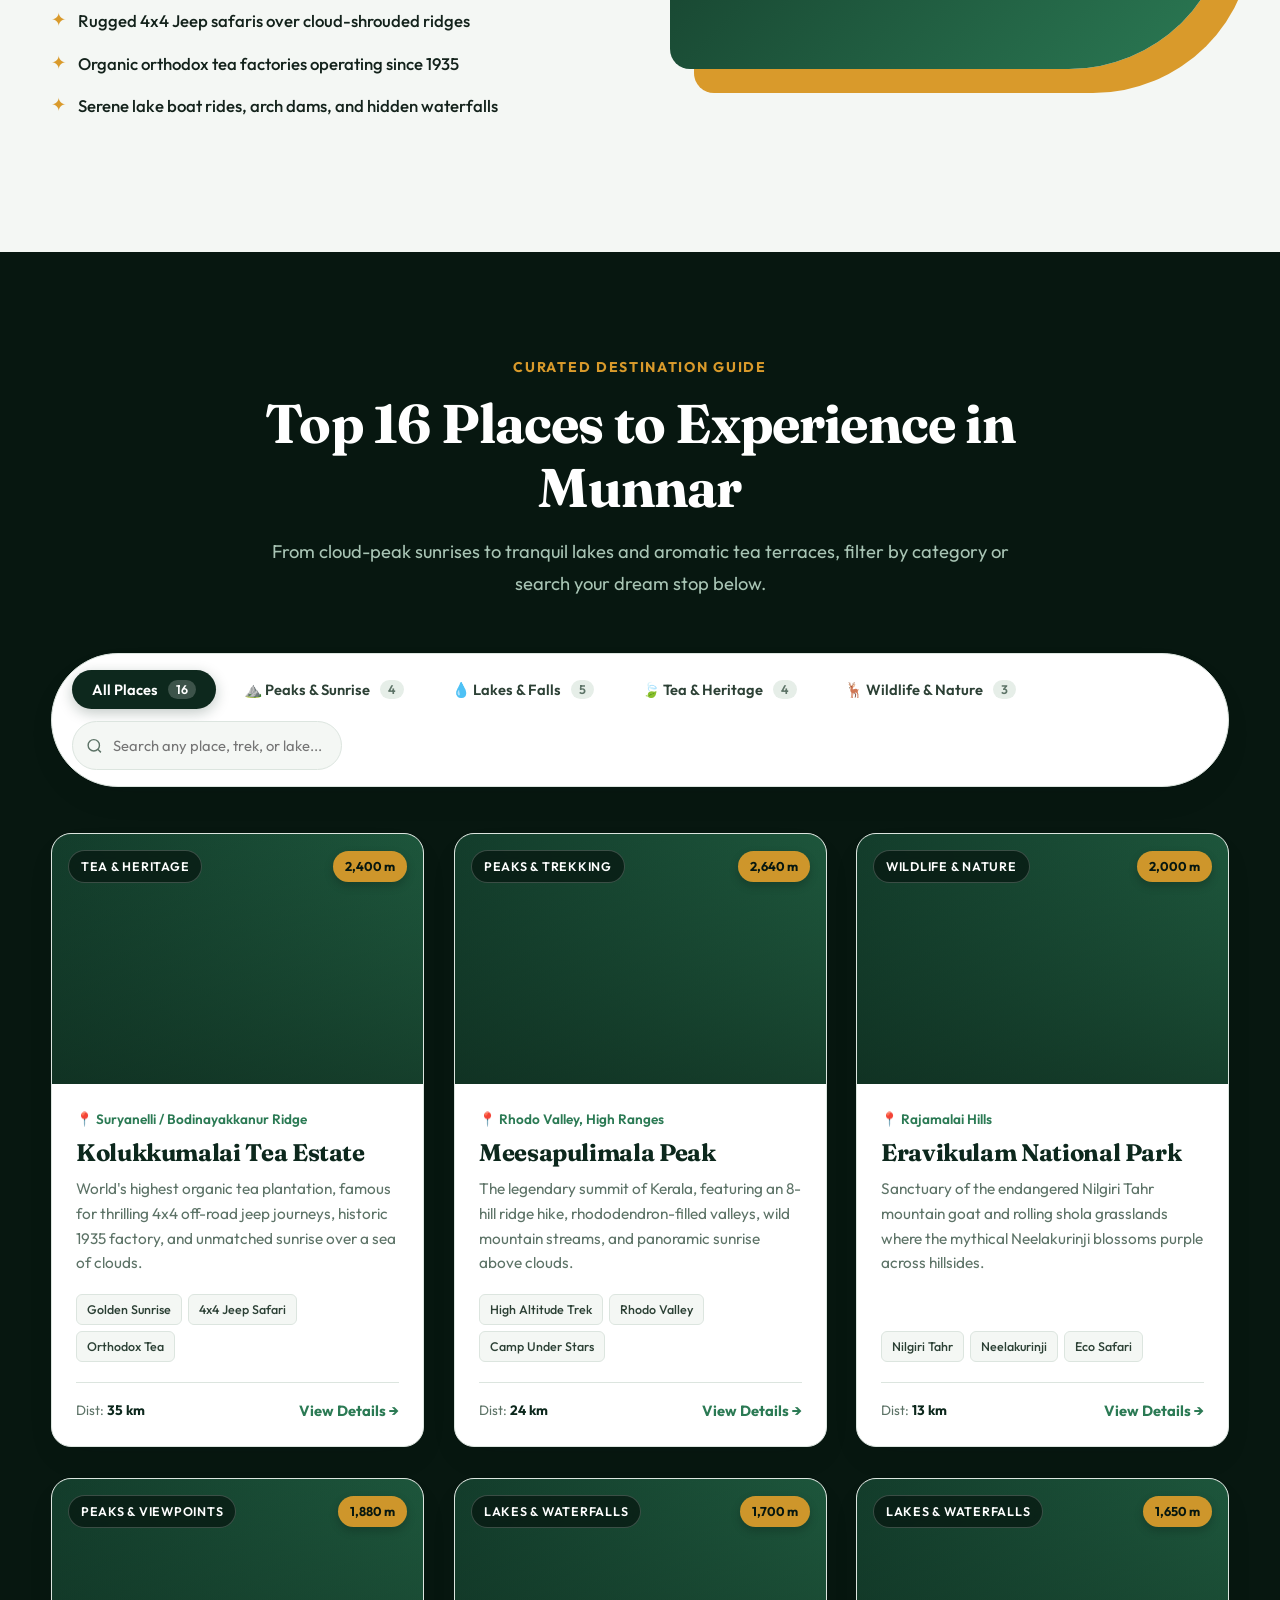
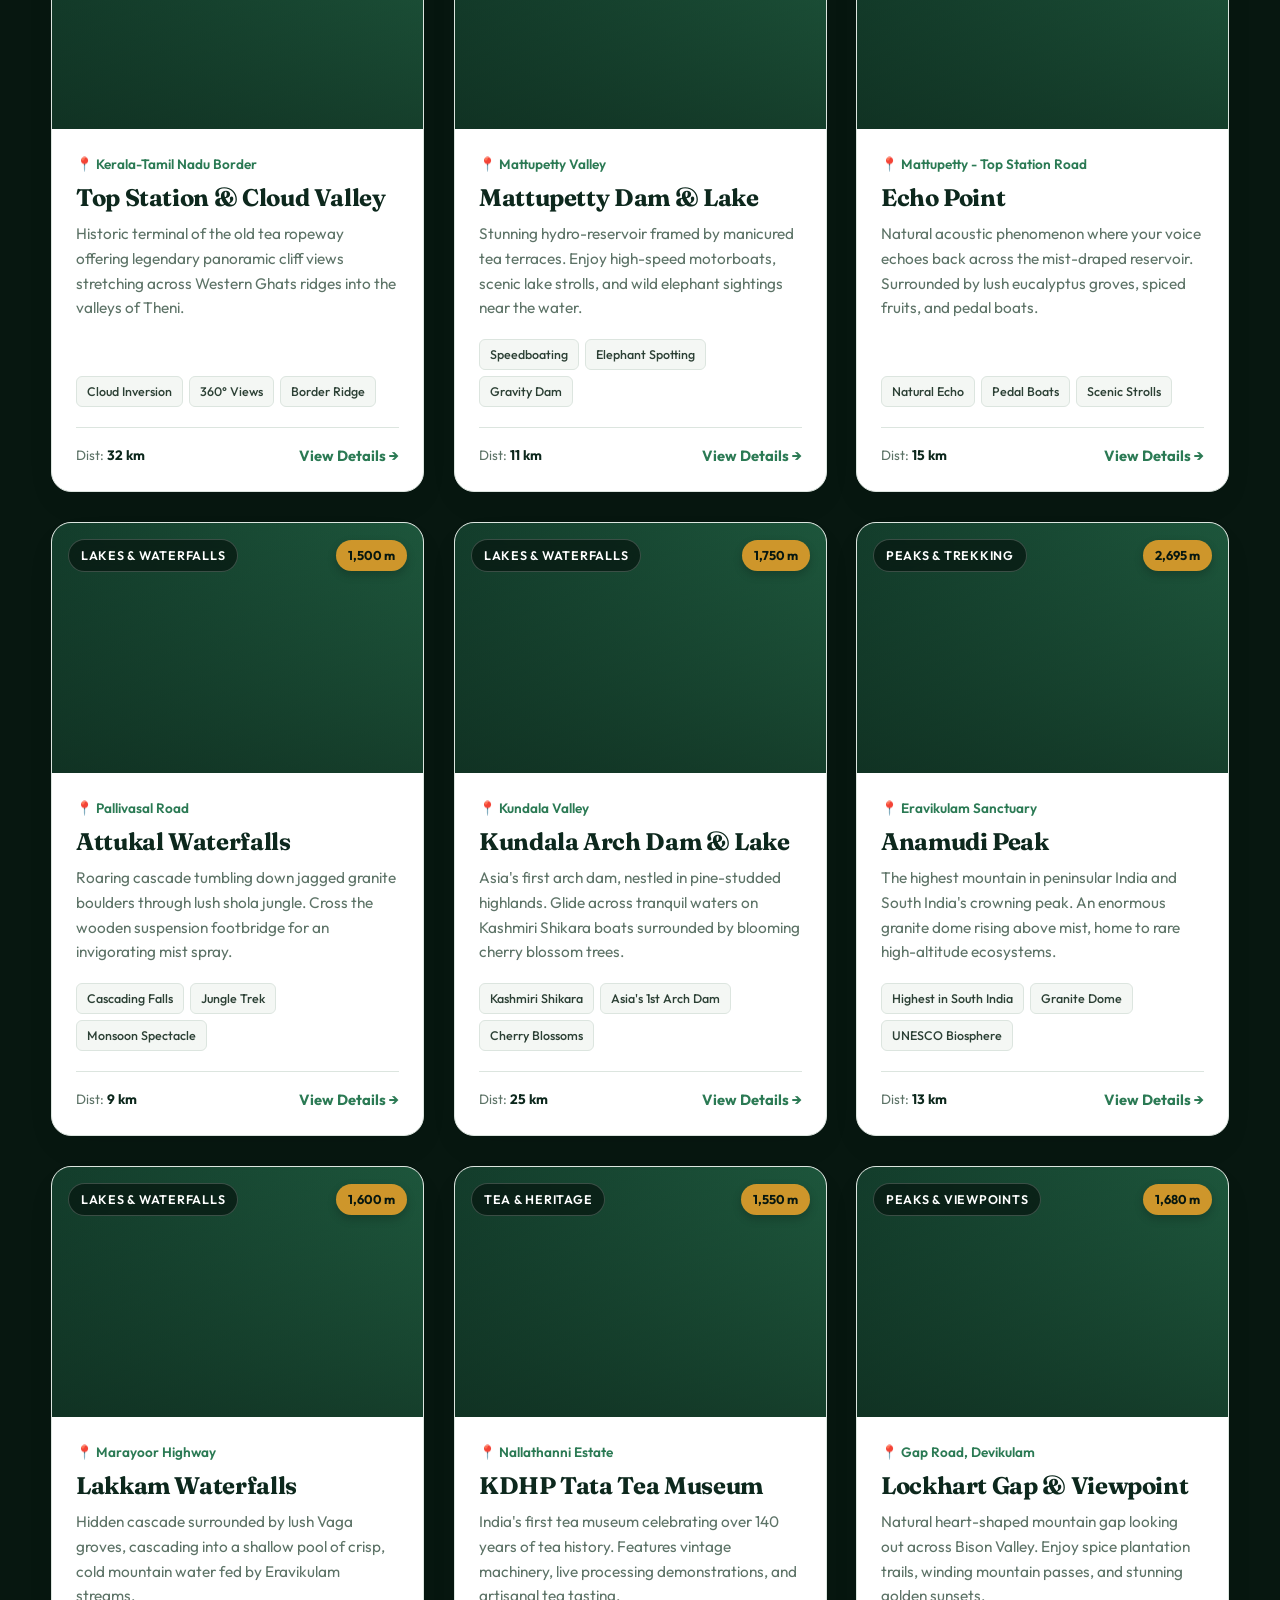
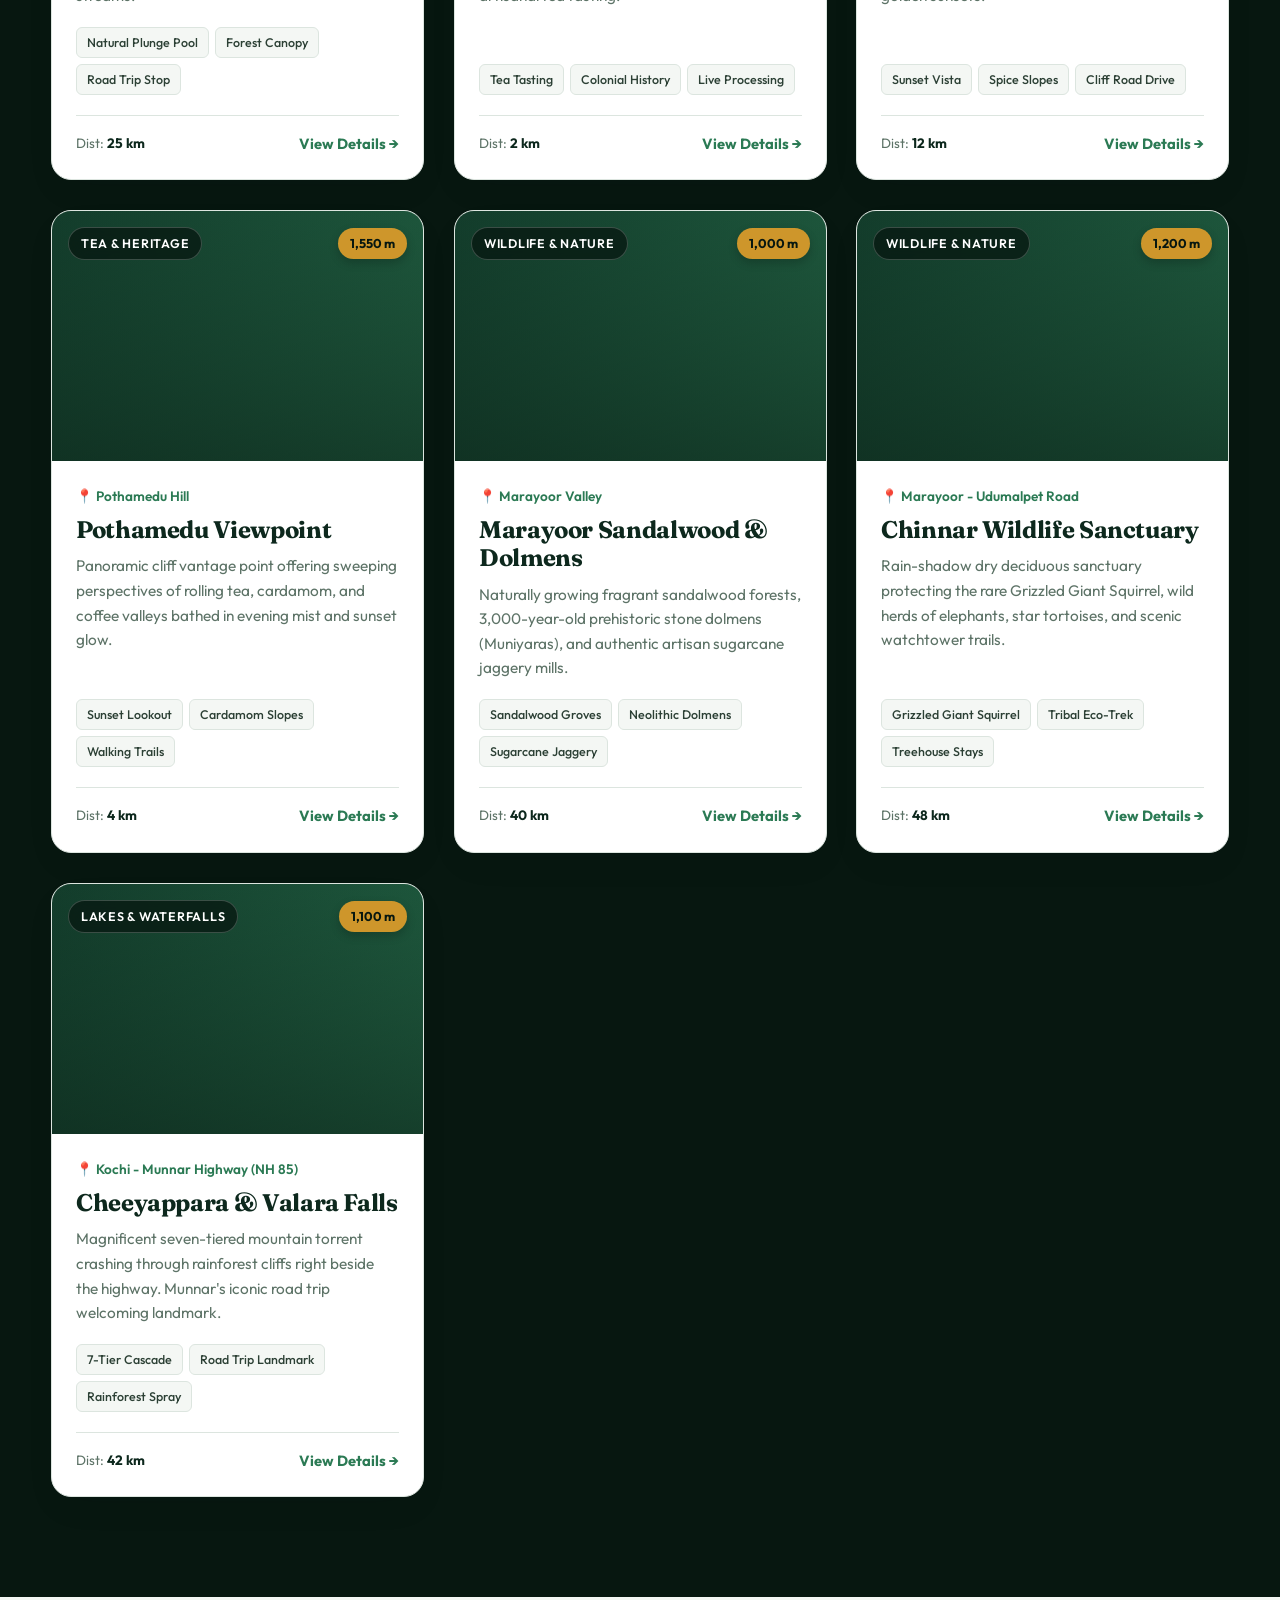
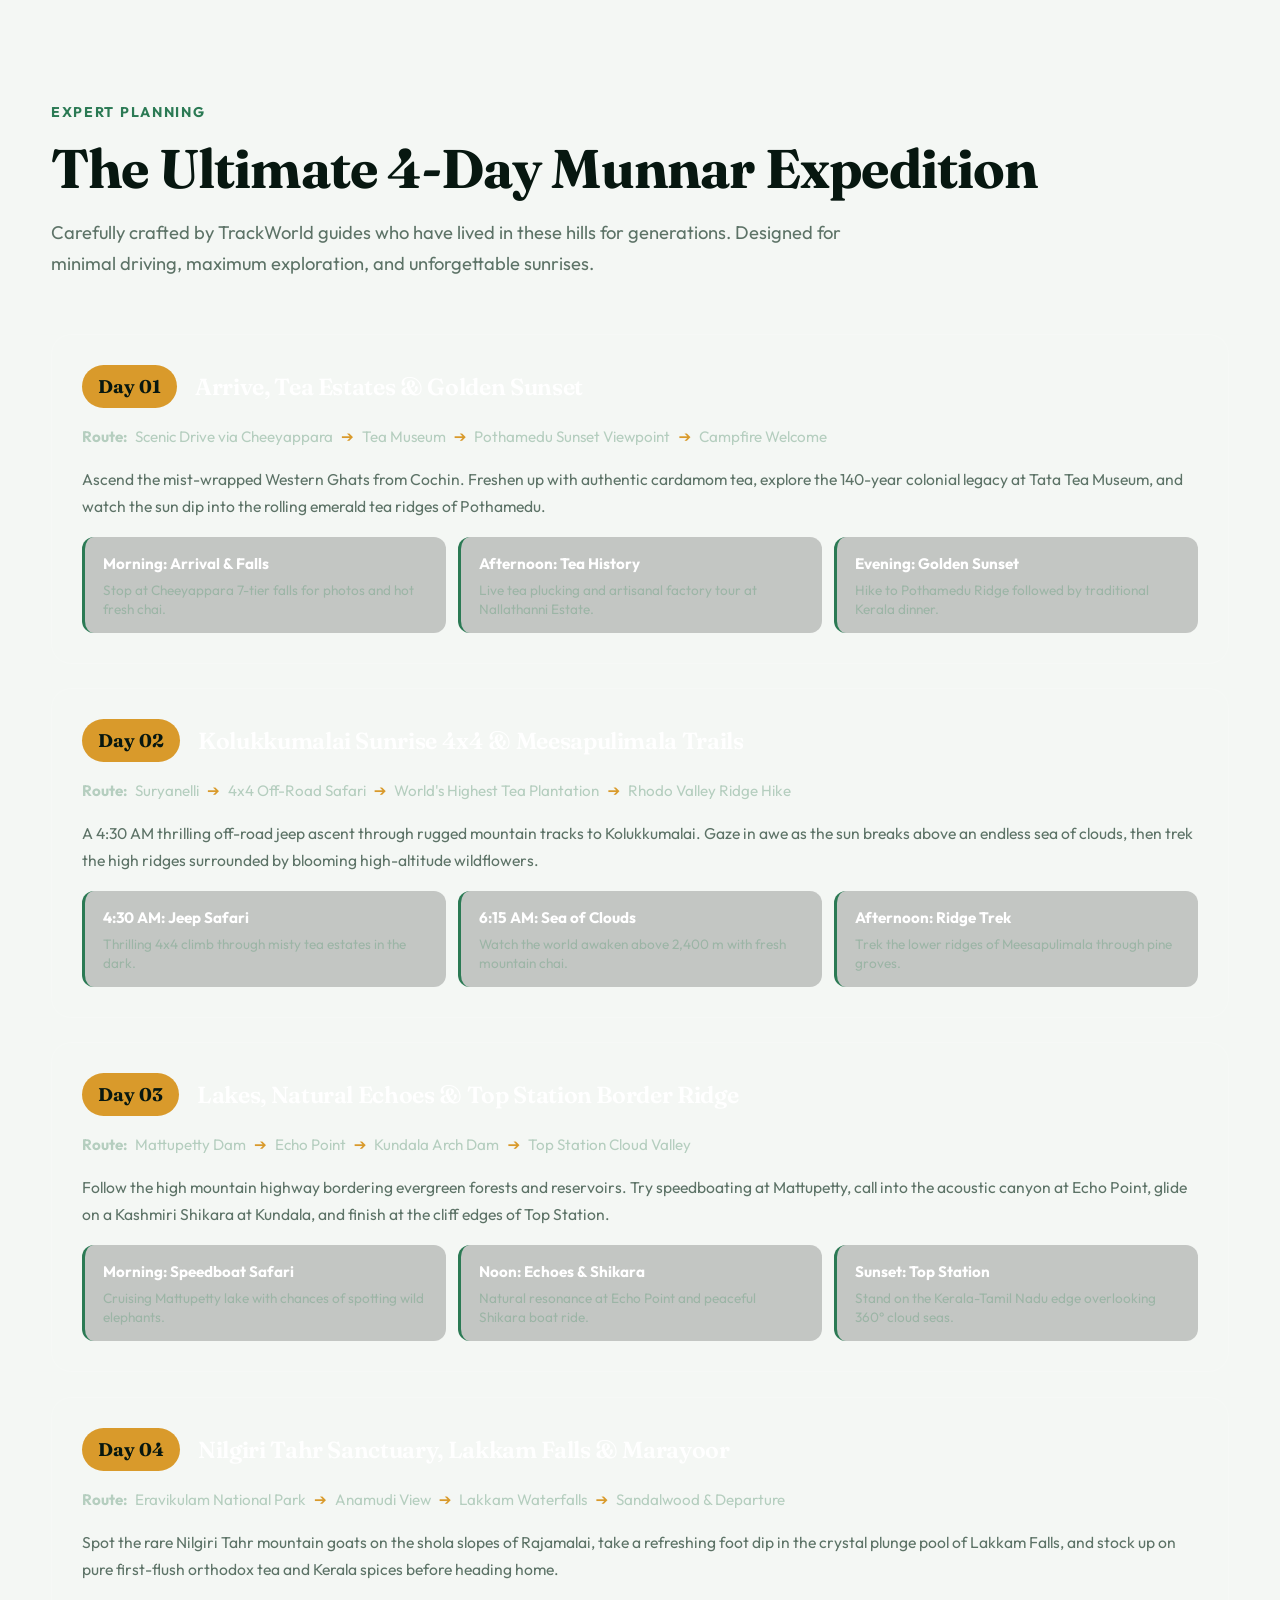
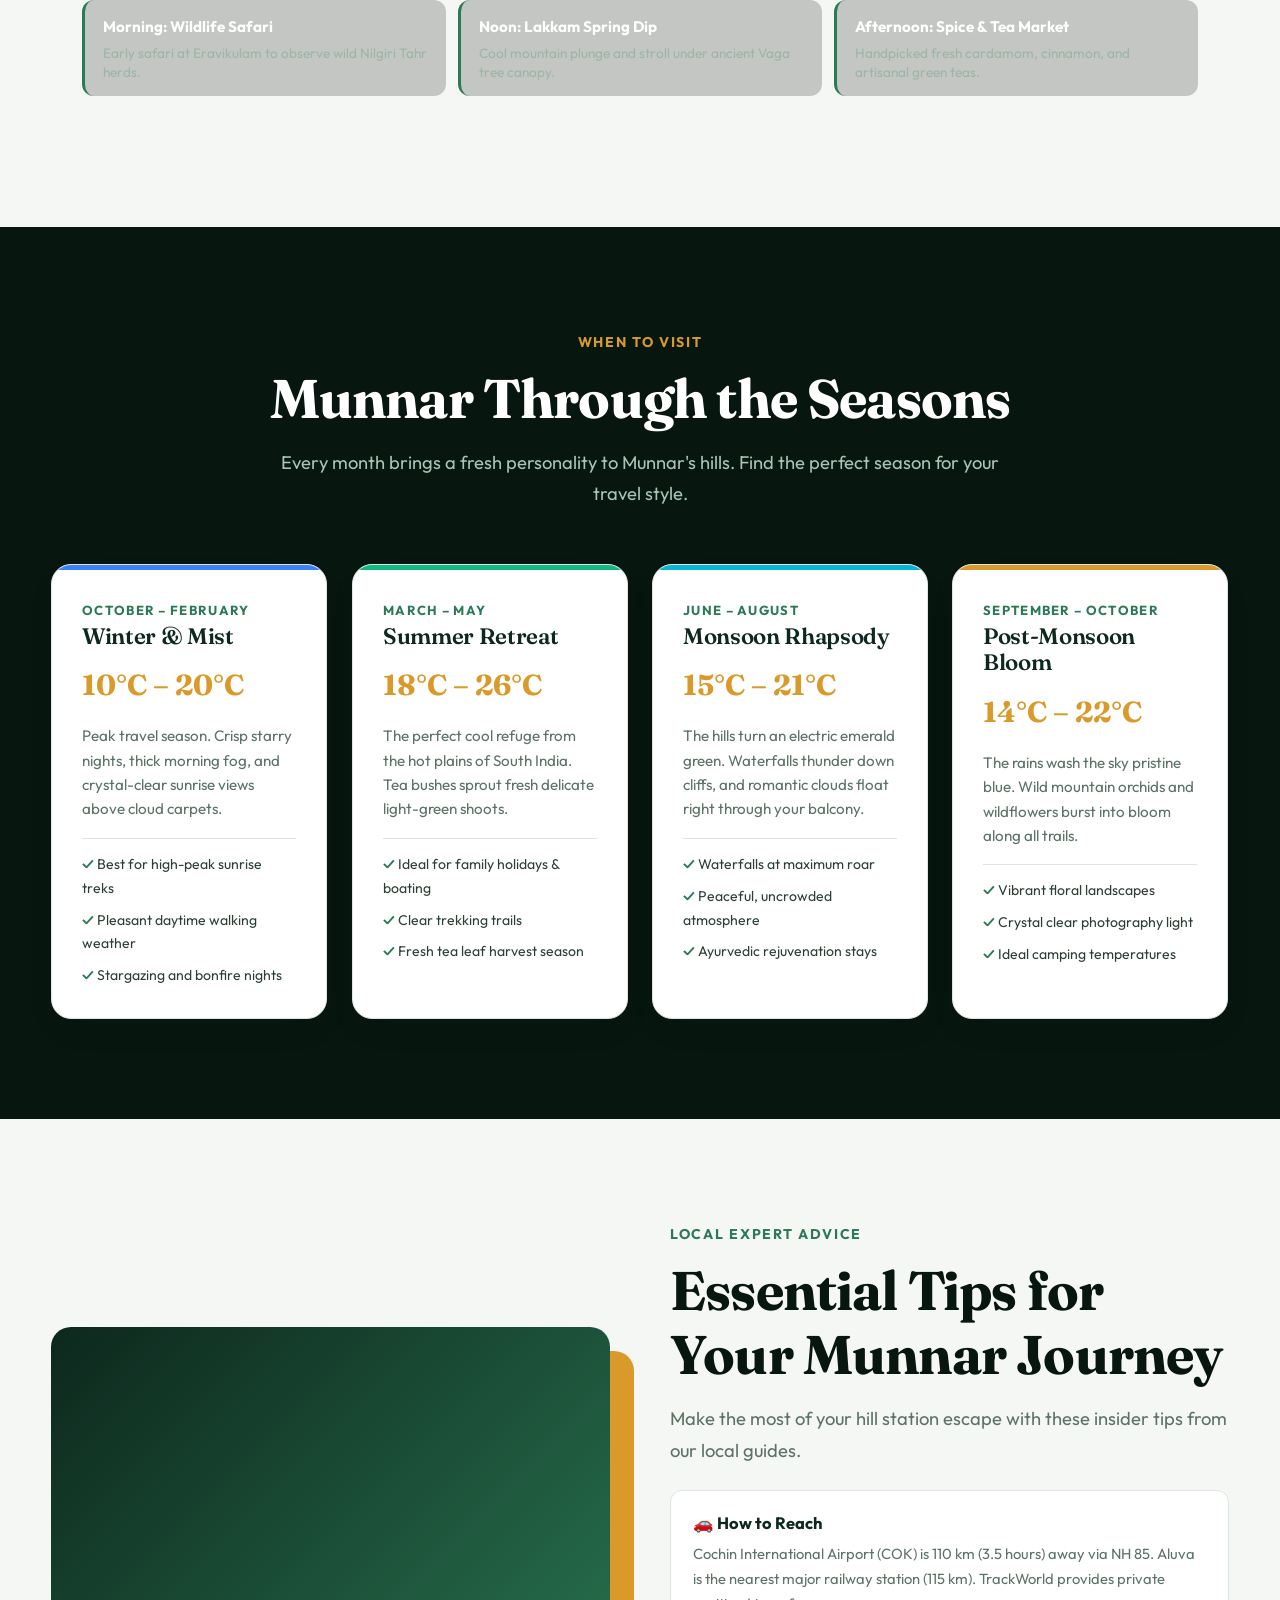
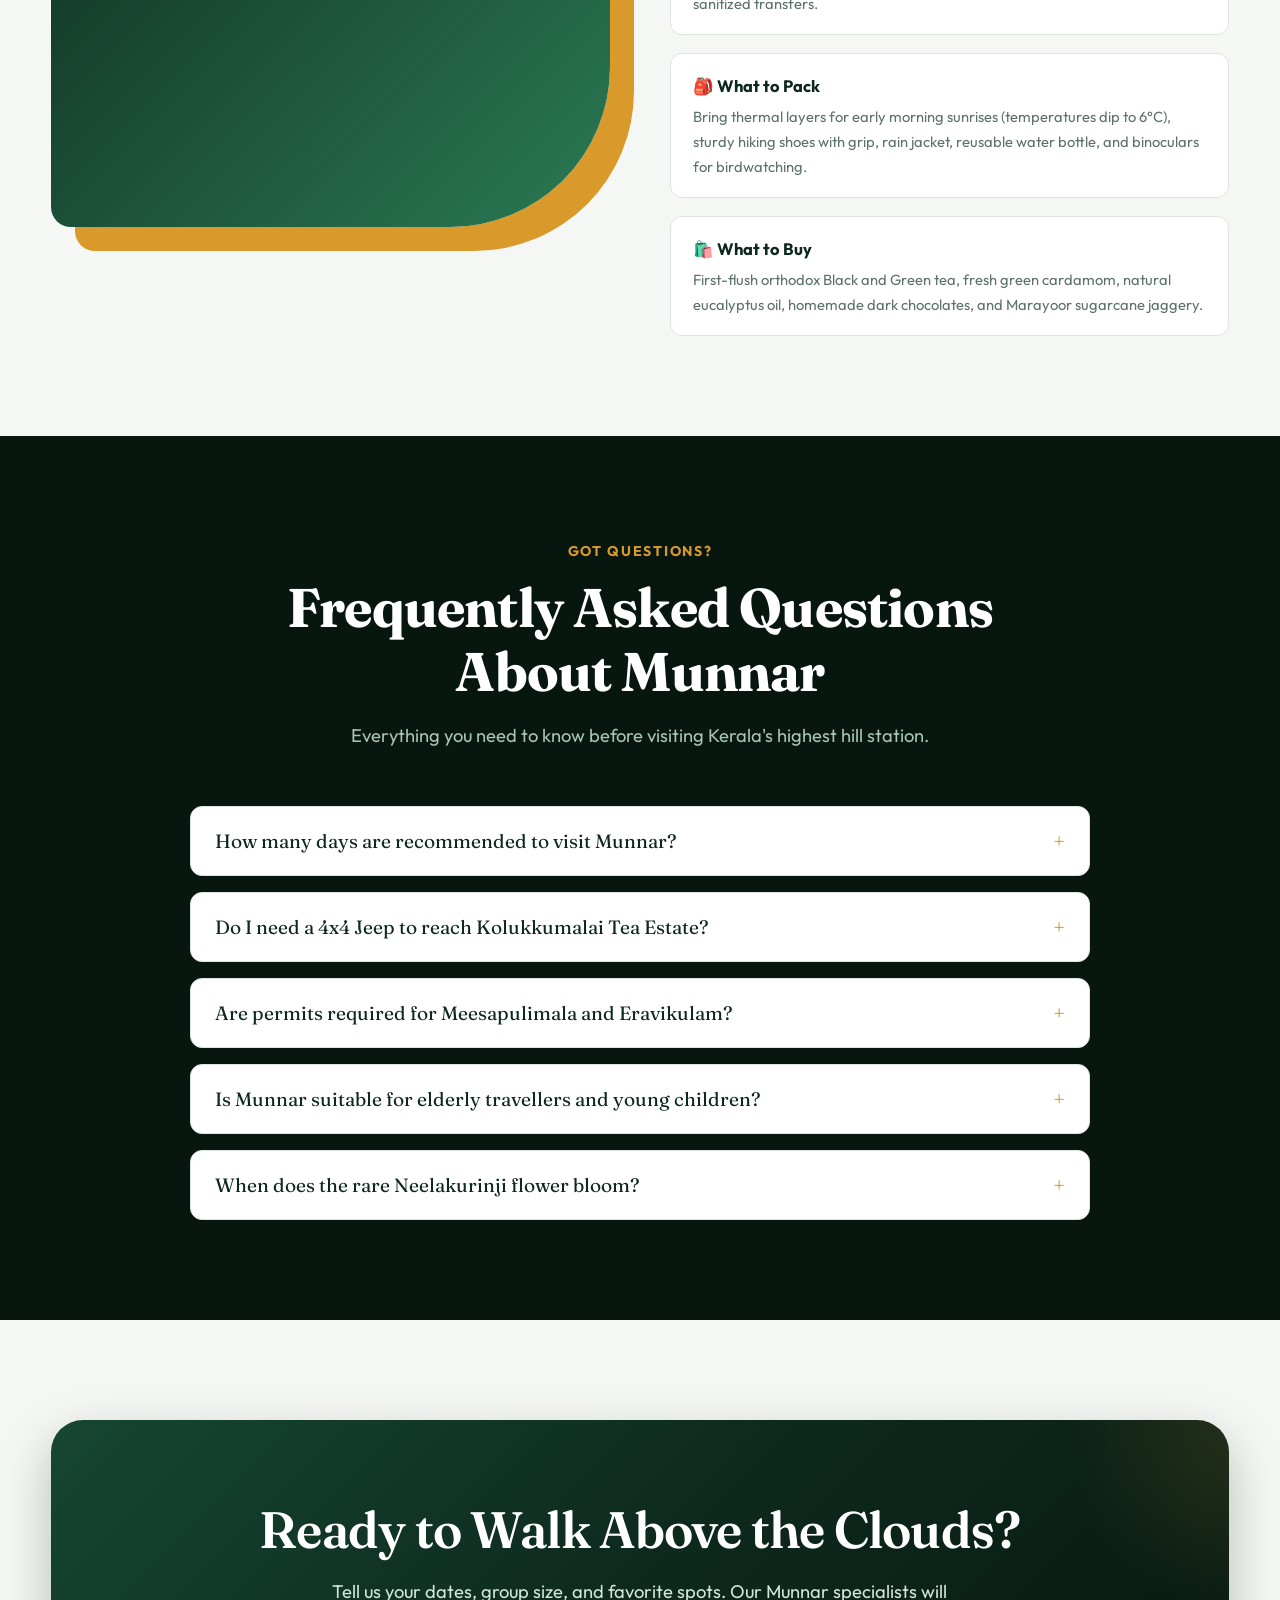
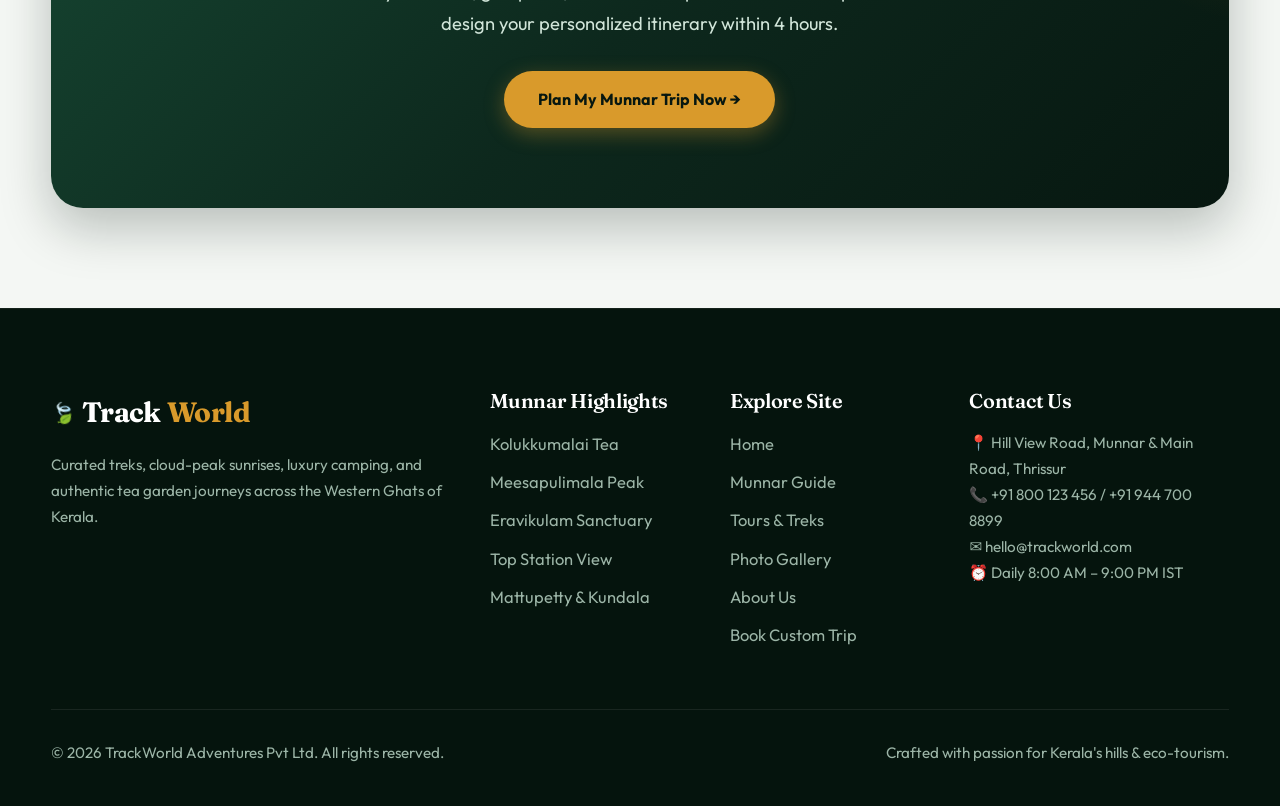
<file: munnar.html>
<!DOCTYPE html>
<html lang="en">
<head>
  <meta charset="UTF-8">
  <meta name="viewport" content="width=device-width, initial-scale=1.0">
  <title>Munnar Travel Guide | 16 Top Places & Trails | TrackWorld</title>
  <meta name="description" content="Explore the 16 most breathtaking places in Munnar, Kerala. From the world's highest tea estate at Kolukkumalai to Meesapulimala sunrise treks, Eravikulam, and majestic waterfalls.">
  <link rel="preconnect" href="https://fonts.googleapis.com">
  <link rel="preconnect" href="https://fonts.gstatic.com" crossorigin>
  <link href="https://fonts.googleapis.com/css2?family=Fraunces:ital,opsz,wght@0,9..144,600;0,9..144,700;1,9..144,600&family=Outfit:wght@300;400;500;600;700&display=swap" rel="stylesheet">
  <link rel="stylesheet" href="Assets/css/style.css">
</head>
<body>

  <!-- Navigation Header -->
  <header>
    <div class="wrap">
      <a href="index.html" class="logo">
        <span class="logo-leaf">🍃</span> Track<i>World</i>
      </a>
      <button class="menu-btn" aria-expanded="false">Menu</button>
      <nav>
        <ul>
          <li><a href="index.html">Home</a></li>
          <li><a href="munnar.html" class="active">Munnar</a></li>
          <li><a href="services.html">Tours & Treks</a></li>
          <li><a href="projects.html">Gallery</a></li>
          <li><a href="about.html">About Us</a></li>
          <li><a class="cta" href="contact.html">Book Your Trek</a></li>
        </ul>
      </nav>
    </div>
  </header>

  <!-- Hero Section -->
  <main>
    <div class="hero" style="--img:url('https://images.unsplash.com/photo-1593693397690-362cb9666fc2?w=1600&q=80')">
      <div class="wrap">
        <div class="hero-content">
          <span class="badge badge-gold">✦ Idukki, Western Ghats • Kerala</span>
          <h1>Munnar: The Enchanted Land of Mist & Tea</h1>
          <p>Towering emerald peaks rising through endless cloud blankets, 140-year-old tea estates, hidden cascading waterfalls, and endangered wildlife. Welcome to South India's premier mountain paradise.</p>
          <div class="hero-actions">
            <a class="btn" href="#places-grid">Explore 16 Places ↓</a>
            <a class="btn ghost" href="#itinerary">4-Day Munnar Plan</a>
          </div>
          <div class="hero-pills">
            <span class="hero-pill">📍 <b>1,600 m – 2,695 m</b> Elevation</span>
            <span class="hero-pill">🌡️ <b>12°C – 22°C</b> Mild Climate</span>
            <span class="hero-pill">☕ <b>Highest Tea</b> in the World</span>
            <span class="hero-pill">🦌 <b>Nilgiri Tahr</b> Sanctuary</span>
          </div>
        </div>
      </div>
    </div>

    <!-- Quick Intro Section -->
    <section>
      <div class="wrap split">
        <div class="rv">
          <span class="eyebrow">Discover the Magic</span>
          <h2 class="title">Where Three Mountain Streams Converge</h2>
          <p class="lead">The name <i>Munnar</i> originates from the Malayalam words <i>Moonu</i> (three) and <i>Aaru</i> (river), marking the confluence of the Mudhirapuzha, Nallathanni, and Kundala rivers.</p>
          <p style="color:var(--muted); margin-bottom: 24px;">From the second-highest peak in the Western Ghats at Meesapulimala to the world's highest tea plantation at Kolukkumalai, Munnar offers unmatched biodiversity, spice-scented mountain air, and hiking trails that leave you spellbound.</p>
          <ul class="list">
            <li>Endangered Nilgiri Tahr and purple Neelakurinji blooms</li>
            <li>Rugged 4x4 Jeep safaris over cloud-shrouded ridges</li>
            <li>Organic orthodox tea factories operating since 1935</li>
            <li>Serene lake boat rides, arch dams, and hidden waterfalls</li>
          </ul>
        </div>
        <div class="pic rv" style="--img:url('https://images.unsplash.com/photo-1500530855697-b586d89ba3ee?w=1600&q=80')"></div>
      </div>
    </section>

    <!-- 16 Top Places of Munnar Section -->
    <section class="dark" id="places-grid">
      <div class="wrap">
        <div class="section-header center rv">
          <span class="eyebrow">Curated Destination Guide</span>
          <h2 class="title">Top 16 Places to Experience in Munnar</h2>
          <p class="lead">From cloud-peak sunrises to tranquil lakes and aromatic tea terraces, filter by category or search your dream stop below.</p>
        </div>

        <!-- Filter Tabs & Search Bar -->
        <div class="filter-controls rv">
          <div class="filter-tabs">
            <button class="filter-btn active" data-cat="all">All Places <span class="count">16</span></button>
            <button class="filter-btn" data-cat="peaks">⛰️ Peaks & Sunrise <span class="count">4</span></button>
            <button class="filter-btn" data-cat="waterfalls">💧 Lakes & Falls <span class="count">5</span></button>
            <button class="filter-btn" data-cat="tea">🍃 Tea & Heritage <span class="count">4</span></button>
            <button class="filter-btn" data-cat="wildlife">🦌 Wildlife & Nature <span class="count">3</span></button>
          </div>
          <div class="search-box">
            <svg viewBox="0 0 24 24"><circle cx="11" cy="11" r="8"></circle><line x1="21" y1="21" x2="16.65" y2="16.65"></line></svg>
            <input type="text" id="place-search" placeholder="Search any place, trek, or lake...">
          </div>
        </div>

        <!-- Places Grid -->
        <div class="grid" id="places-container">

          <!-- 1. Kolukkumalai -->
          <div class="place-card rv" data-cat="tea" data-title="Kolukkumalai Tea Estate" data-cat-label="Tea & Heritage" data-alt="2,400 m (7,900 ft)" data-dist="35 km from Munnar" data-time="4:30 AM - 5:00 PM" data-tags="sunrise jeep tea heritage" data-full-desc="Kolukkumalai is officially the highest tea plantation in the world, renowned for its artisanal orthodox tea processed using traditional methods since 1935. The thrilling 1.5-hour 4x4 rugged jeep ride up the mountain culminates in South India's most breathtaking sunrise above an ocean of rolling white clouds." data-tips="Start your jeep safari at 4:30 AM from Suryanelli to reach the sunrise viewpoint before dawn. Bring warm windbreakers; temperatures often drop below 8°C." data-img="https://images.unsplash.com/photo-1593693397690-362cb9666fc2?w=1200&q=80">
            <div class="place-img-wrap" style="--img:url('https://images.unsplash.com/photo-1593693397690-362cb9666fc2?w=1200&q=80')">
              <div class="place-badges-top">
                <span class="cat-pill">Tea & Heritage</span>
                <span class="alt-pill">2,400 m</span>
              </div>
            </div>
            <div class="place-body">
              <div class="place-location">📍 Suryanelli / Bodinayakkanur Ridge</div>
              <h3>Kolukkumalai Tea Estate</h3>
              <p>World's highest organic tea plantation, famous for thrilling 4x4 off-road jeep journeys, historic 1935 factory, and unmatched sunrise over a sea of clouds.</p>
              <div class="place-tags">
                <span class="place-tag">Golden Sunrise</span>
                <span class="place-tag">4x4 Jeep Safari</span>
                <span class="place-tag">Orthodox Tea</span>
              </div>
              <div class="place-footer">
                <span class="place-dist">Dist: <b>35 km</b></span>
                <button class="card-cta open-modal-trigger">View Details →</button>
              </div>
            </div>
          </div>

          <!-- 2. Meesapulimala -->
          <div class="place-card rv" data-cat="peaks" data-title="Meesapulimala Peak" data-cat-label="Peaks & Trekking" data-alt="2,640 m (8,661 ft)" data-dist="24 km from Munnar" data-time="Forest Dept Treks Only" data-tags="trek sunrise camping rhododendron" data-full-desc="The second highest peak in the Western Ghats, Meesapulimala derives its name from its resemblance to a tiger's face ('Meesa' meaning moustache, 'Puli' meaning tiger). The trek traverses eight scenic rolling hillocks, fragrant pine woods, and the stunning Rhodo Valley where high-altitude rhododendrons bloom." data-tips="Trekking requires advance KFDC / Kerala Forest Department permission. TrackWorld packages include approved permits, local forest guides, and base camp stays." data-img="https://images.unsplash.com/photo-1500530855697-b586d89ba3ee?w=1200&q=80">
            <div class="place-img-wrap" style="--img:url('https://images.unsplash.com/photo-1500530855697-b586d89ba3ee?w=1200&q=80')">
              <div class="place-badges-top">
                <span class="cat-pill">Peaks & Trekking</span>
                <span class="alt-pill">2,640 m</span>
              </div>
            </div>
            <div class="place-body">
              <div class="place-location">📍 Rhodo Valley, High Ranges</div>
              <h3>Meesapulimala Peak</h3>
              <p>The legendary summit of Kerala, featuring an 8-hill ridge hike, rhododendron-filled valleys, wild mountain streams, and panoramic sunrise above clouds.</p>
              <div class="place-tags">
                <span class="place-tag">High Altitude Trek</span>
                <span class="place-tag">Rhodo Valley</span>
                <span class="place-tag">Camp Under Stars</span>
              </div>
              <div class="place-footer">
                <span class="place-dist">Dist: <b>24 km</b></span>
                <button class="card-cta open-modal-trigger">View Details →</button>
              </div>
            </div>
          </div>

          <!-- 3. Eravikulam National Park -->
          <div class="place-card rv" data-cat="wildlife" data-title="Eravikulam National Park (Rajamalai)" data-cat-label="Wildlife & Nature" data-alt="2,000 m" data-dist="13 km from Munnar" data-time="7:30 AM - 4:00 PM" data-tags="tahr wildlife kurinji safari" data-full-desc="A UNESCO World Heritage sanctuary sprawled across 97 sq km of pristine shola grasslands. Eravikulam protects the largest remaining population of the endangered Nilgiri Tahr (mountain goat). It is also the global epicentre of the mass flowering of the rare purple Neelakurinji flower, blooming once every 12 years." data-tips="Park is typically closed for calving season from February through March. Book safari bus slots online in advance to skip long morning queues." data-img="https://images.unsplash.com/photo-1571771019784-3ff35f4f4277?w=1200&q=80">
            <div class="place-img-wrap" style="--img:url('https://images.unsplash.com/photo-1571771019784-3ff35f4f4277?w=1200&q=80')">
              <div class="place-badges-top">
                <span class="cat-pill">Wildlife & Nature</span>
                <span class="alt-pill">2,000 m</span>
              </div>
            </div>
            <div class="place-body">
              <div class="place-location">📍 Rajamalai Hills</div>
              <h3>Eravikulam National Park</h3>
              <p>Sanctuary of the endangered Nilgiri Tahr mountain goat and rolling shola grasslands where the mythical Neelakurinji blossoms purple across hillsides.</p>
              <div class="place-tags">
                <span class="place-tag">Nilgiri Tahr</span>
                <span class="place-tag">Neelakurinji</span>
                <span class="place-tag">Eco Safari</span>
              </div>
              <div class="place-footer">
                <span class="place-dist">Dist: <b>13 km</b></span>
                <button class="card-cta open-modal-trigger">View Details →</button>
              </div>
            </div>
          </div>

          <!-- 4. Top Station -->
          <div class="place-card rv" data-cat="peaks" data-title="Top Station & Cloud Valley" data-cat-label="Peaks & Viewpoints" data-alt="1,880 m" data-dist="32 km from Munnar" data-time="6:00 AM - 7:00 PM" data-tags="viewpoint clouds panorama valley" data-full-desc="The highest point on the Munnar-Kodaikanal road, Top Station once served as the upper transshipment terminal for the historic Kundala aerial ropeway used to transport tea down to Tamil Nadu. Today, visitors stand on cliff-edge lookouts with a 360-degree vista over the clouds and Theni valley." data-tips="Visit either early morning (6:30 - 8:30 AM) for dramatic cloud sea formations or late afternoon for golden hour light bouncing off the cliff sides." data-img="https://images.unsplash.com/photo-1506905925346-21bda4d32df4?w=1200&q=80">
            <div class="place-img-wrap" style="--img:url('https://images.unsplash.com/photo-1506905925346-21bda4d32df4?w=1200&q=80')">
              <div class="place-badges-top">
                <span class="cat-pill">Peaks & Viewpoints</span>
                <span class="alt-pill">1,880 m</span>
              </div>
            </div>
            <div class="place-body">
              <div class="place-location">📍 Kerala-Tamil Nadu Border</div>
              <h3>Top Station & Cloud Valley</h3>
              <p>Historic terminal of the old tea ropeway offering legendary panoramic cliff views stretching across Western Ghats ridges into the valleys of Theni.</p>
              <div class="place-tags">
                <span class="place-tag">Cloud Inversion</span>
                <span class="place-tag">360° Views</span>
                <span class="place-tag">Border Ridge</span>
              </div>
              <div class="place-footer">
                <span class="place-dist">Dist: <b>32 km</b></span>
                <button class="card-cta open-modal-trigger">View Details →</button>
              </div>
            </div>
          </div>

          <!-- 5. Mattupetty Dam & Lake -->
          <div class="place-card rv" data-cat="waterfalls" data-title="Mattupetty Dam & Lake" data-cat-label="Lakes & Waterfalls" data-alt="1,700 m" data-dist="11 km from Munnar" data-time="9:00 AM - 5:30 PM" data-tags="boating dam lake elephants" data-full-desc="A monumental gravity concrete dam constructed in the 1940s to conserve water for hydroelectric power. The serene reservoir is bordered by undulating green tea slopes, and thrilling speedboats slice through its calm waters. Herds of wild elephants frequently congregate along the banks to drink." data-tips="Combine speedboating with a visit to the nearby Indo-Swiss dairy farm, known for specialized high-yield cattle breeds and verdant pasturelands." data-img="https://images.unsplash.com/photo-1501785888041-af3ef285b470?w=1200&q=80">
            <div class="place-img-wrap" style="--img:url('https://images.unsplash.com/photo-1501785888041-af3ef285b470?w=1200&q=80')">
              <div class="place-badges-top">
                <span class="cat-pill">Lakes & Waterfalls</span>
                <span class="alt-pill">1,700 m</span>
              </div>
            </div>
            <div class="place-body">
              <div class="place-location">📍 Mattupetty Valley</div>
              <h3>Mattupetty Dam & Lake</h3>
              <p>Stunning hydro-reservoir framed by manicured tea terraces. Enjoy high-speed motorboats, scenic lake strolls, and wild elephant sightings near the water.</p>
              <div class="place-tags">
                <span class="place-tag">Speedboating</span>
                <span class="place-tag">Elephant Spotting</span>
                <span class="place-tag">Gravity Dam</span>
              </div>
              <div class="place-footer">
                <span class="place-dist">Dist: <b>11 km</b></span>
                <button class="card-cta open-modal-trigger">View Details →</button>
              </div>
            </div>
          </div>

          <!-- 6. Echo Point -->
          <div class="place-card rv" data-cat="waterfalls" data-title="Echo Point" data-cat-label="Lakes & Waterfalls" data-alt="1,650 m" data-dist="15 km from Munnar" data-time="6:00 AM - 6:00 PM" data-tags="echo lake boating acoustic nature" data-full-desc="Situated along the lake road to Top Station, Echo Point features a rare natural acoustic phenomenon. Call out across the water, and your voice rebounds cleanly from the eucalyptus and pine-clad hills. The banks are dotted with local spice stalls, fresh pineapples with chilli powder, and pedal boats." data-tips="Try shouting in short, distinct phrases for the cleanest acoustic reflection. Morning visits offer tranquil waters with reflections of misty hills." data-img="https://images.unsplash.com/photo-1470071459604-3b5ec3a7fe05?w=1200&q=80">
            <div class="place-img-wrap" style="--img:url('https://images.unsplash.com/photo-1470071459604-3b5ec3a7fe05?w=1200&q=80')">
              <div class="place-badges-top">
                <span class="cat-pill">Lakes & Waterfalls</span>
                <span class="alt-pill">1,650 m</span>
              </div>
            </div>
            <div class="place-body">
              <div class="place-location">📍 Mattupetty - Top Station Road</div>
              <h3>Echo Point</h3>
              <p>Natural acoustic phenomenon where your voice echoes back across the mist-draped reservoir. Surrounded by lush eucalyptus groves, spiced fruits, and pedal boats.</p>
              <div class="place-tags">
                <span class="place-tag">Natural Echo</span>
                <span class="place-tag">Pedal Boats</span>
                <span class="place-tag">Scenic Strolls</span>
              </div>
              <div class="place-footer">
                <span class="place-dist">Dist: <b>15 km</b></span>
                <button class="card-cta open-modal-trigger">View Details →</button>
              </div>
            </div>
          </div>

          <!-- 7. Attukal Waterfalls -->
          <div class="place-card rv" data-cat="waterfalls" data-title="Attukal Waterfalls" data-cat-label="Lakes & Waterfalls" data-alt="1,500 m" data-dist="9 km from Munnar" data-time="Open 24 hours (Daylight best)" data-tags="waterfall cascades trek lush" data-full-desc="Nestled between Munnar and Pallivasal, Attukal is a vigorous mountain waterfall cascading down rugged boulders through deep green forests. A narrow wooden footbridge allows adventurers to stand amidst the cool spray. Surrounding trails offer fantastic trekking through Cardamom estates." data-tips="At its most thundering during and immediately following the monsoon (July - November). Wear shoes with strong grip for wet rocky walkways." data-img="https://images.unsplash.com/photo-1433086966358-54859d0ed716?w=1200&q=80">
            <div class="place-img-wrap" style="--img:url('https://images.unsplash.com/photo-1433086966358-54859d0ed716?w=1200&q=80')">
              <div class="place-badges-top">
                <span class="cat-pill">Lakes & Waterfalls</span>
                <span class="alt-pill">1,500 m</span>
              </div>
            </div>
            <div class="place-body">
              <div class="place-location">📍 Pallivasal Road</div>
              <h3>Attukal Waterfalls</h3>
              <p>Roaring cascade tumbling down jagged granite boulders through lush shola jungle. Cross the wooden suspension footbridge for an invigorating mist spray.</p>
              <div class="place-tags">
                <span class="place-tag">Cascading Falls</span>
                <span class="place-tag">Jungle Trek</span>
                <span class="place-tag">Monsoon Spectacle</span>
              </div>
              <div class="place-footer">
                <span class="place-dist">Dist: <b>9 km</b></span>
                <button class="card-cta open-modal-trigger">View Details →</button>
              </div>
            </div>
          </div>

          <!-- 8. Kundala Arch Dam & Lake -->
          <div class="place-card rv" data-cat="waterfalls" data-title="Kundala Arch Dam & Lake" data-cat-label="Lakes & Waterfalls" data-alt="1,750 m" data-dist="25 km from Munnar" data-time="9:00 AM - 5:00 PM" data-tags="arch dam shikara boating cherry blossom" data-full-desc="Home to Asia's first arch dam, Kundala is arguably the most picturesque lake in the Munnar highlands. Cherry blossoms bloom twice a year along its perimeter, resembling an alpine landscape. Visitors can rent authentic Kashmiri-style Shikara boats or pedal boats on its mirror-like waters." data-tips="The Kashmiri Shikara ride here is remarkably peaceful and romantic. Keep your camera ready for the rare pink cherry blossoms blooming in autumn." data-img="https://images.unsplash.com/photo-1507525428034-b723cf961d3e?w=1200&q=80">
            <div class="place-img-wrap" style="--img:url('https://images.unsplash.com/photo-1507525428034-b723cf961d3e?w=1200&q=80')">
              <div class="place-badges-top">
                <span class="cat-pill">Lakes & Waterfalls</span>
                <span class="alt-pill">1,750 m</span>
              </div>
            </div>
            <div class="place-body">
              <div class="place-location">📍 Kundala Valley</div>
              <h3>Kundala Arch Dam & Lake</h3>
              <p>Asia's first arch dam, nestled in pine-studded highlands. Glide across tranquil waters on Kashmiri Shikara boats surrounded by blooming cherry blossom trees.</p>
              <div class="place-tags">
                <span class="place-tag">Kashmiri Shikara</span>
                <span class="place-tag">Asia's 1st Arch Dam</span>
                <span class="place-tag">Cherry Blossoms</span>
              </div>
              <div class="place-footer">
                <span class="place-dist">Dist: <b>25 km</b></span>
                <button class="card-cta open-modal-trigger">View Details →</button>
              </div>
            </div>
          </div>

          <!-- 9. Anamudi Peak -->
          <div class="place-card rv" data-cat="peaks" data-title="Anamudi Peak" data-cat-label="Peaks & Trekking" data-alt="2,695 m (8,842 ft)" data-dist="13 km from Munnar" data-time="Viewable from Eravikulam" data-tags="everest south summit mountain granite" data-full-desc="Revered as the 'Everest of South India', Anamudi literally translates to 'Elephant's Forehead' owing to its imposing dome-shaped granite monolith. Standing at 2,695 m, it is the highest peak in the Western Ghats and peninsular India. While the summit is protected for conservation, awe-inspiring views are accessible from Rajamalai." data-tips="Viewable during your trek inside Eravikulam National Park. Look out for high-altitude raptors and peregrine falcons soaring above the sheer granite face." data-img="https://images.unsplash.com/photo-1464822759023-fed622ff2c3b?w=1200&q=80">
            <div class="place-img-wrap" style="--img:url('https://images.unsplash.com/photo-1464822759023-fed622ff2c3b?w=1200&q=80')">
              <div class="place-badges-top">
                <span class="cat-pill">Peaks & Trekking</span>
                <span class="alt-pill">2,695 m</span>
              </div>
            </div>
            <div class="place-body">
              <div class="place-location">📍 Eravikulam Sanctuary</div>
              <h3>Anamudi Peak</h3>
              <p>The highest mountain in peninsular India and South India's crowning peak. An enormous granite dome rising above mist, home to rare high-altitude ecosystems.</p>
              <div class="place-tags">
                <span class="place-tag">Highest in South India</span>
                <span class="place-tag">Granite Dome</span>
                <span class="place-tag">UNESCO Biosphere</span>
              </div>
              <div class="place-footer">
                <span class="place-dist">Dist: <b>13 km</b></span>
                <button class="card-cta open-modal-trigger">View Details →</button>
              </div>
            </div>
          </div>

          <!-- 10. Lakkam Waterfalls -->
          <div class="place-card rv" data-cat="waterfalls" data-title="Lakkam Waterfalls" data-cat-label="Lakes & Waterfalls" data-alt="1,600 m" data-dist="25 km from Munnar" data-time="8:00 AM - 5:00 PM" data-tags="waterfall stream plunge vaga marayoor" data-full-desc="Surrounded by ancient Vaga (flame of the forest) trees along the scenic road to Marayoor, Lakkam Waterfalls is fed by streams originating from the high Eravikulam plateau. It plunges into a crystal-clear, shallow freshwater pool where travellers can dip their feet in invigorating cold mountain water." data-tips="A very refreshing, easily accessible stop on the way to the Marayoor sandalwood forests. Clean changing rooms and forest cafeteria available on site." data-img="https://images.unsplash.com/photo-1544735716-392fe2489ffa?w=1200&q=80">
            <div class="place-img-wrap" style="--img:url('https://images.unsplash.com/photo-1544735716-392fe2489ffa?w=1200&q=80')">
              <div class="place-badges-top">
                <span class="cat-pill">Lakes & Waterfalls</span>
                <span class="alt-pill">1,600 m</span>
              </div>
            </div>
            <div class="place-body">
              <div class="place-location">📍 Marayoor Highway</div>
              <h3>Lakkam Waterfalls</h3>
              <p>Hidden cascade surrounded by lush Vaga groves, cascading into a shallow pool of crisp, cold mountain water fed by Eravikulam streams.</p>
              <div class="place-tags">
                <span class="place-tag">Natural Plunge Pool</span>
                <span class="place-tag">Forest Canopy</span>
                <span class="place-tag">Road Trip Stop</span>
              </div>
              <div class="place-footer">
                <span class="place-dist">Dist: <b>25 km</b></span>
                <button class="card-cta open-modal-trigger">View Details →</button>
              </div>
            </div>
          </div>

          <!-- 11. KDHP Tea Museum & Factory -->
          <div class="place-card rv" data-cat="tea" data-title="KDHP Tata Tea Museum" data-cat-label="Tea & Heritage" data-alt="1,550 m" data-dist="2 km from Munnar town" data-time="9:00 AM - 4:00 PM (Closed Mon)" data-tags="tea museum factory history tasting" data-full-desc="Located at the Nallathanni Estate, the Tata Tea Museum chronicles the growth of Munnar from an uninhabited jungle in the 1880s to the world's most organized tea hub. View original rotorvane machines, vintage Pelton wheels, colonial photograph archives, and participate in curated tea tasting." data-tips="Do not miss the live demonstration room where you can watch green tea leaves plucking, withering, curling, fermenting, and drying into premium black tea." data-img="https://images.unsplash.com/photo-1582510003544-4d00b7f74220?w=1200&q=80">
            <div class="place-img-wrap" style="--img:url('https://images.unsplash.com/photo-1582510003544-4d00b7f74220?w=1200&q=80')">
              <div class="place-badges-top">
                <span class="cat-pill">Tea & Heritage</span>
                <span class="alt-pill">1,550 m</span>
              </div>
            </div>
            <div class="place-body">
              <div class="place-location">📍 Nallathanni Estate</div>
              <h3>KDHP Tata Tea Museum</h3>
              <p>India's first tea museum celebrating over 140 years of tea history. Features vintage machinery, live processing demonstrations, and artisanal tea tasting.</p>
              <div class="place-tags">
                <span class="place-tag">Tea Tasting</span>
                <span class="place-tag">Colonial History</span>
                <span class="place-tag">Live Processing</span>
              </div>
              <div class="place-footer">
                <span class="place-dist">Dist: <b>2 km</b></span>
                <button class="card-cta open-modal-trigger">View Details →</button>
              </div>
            </div>
          </div>

          <!-- 12. Lockhart Gap & Viewpoint -->
          <div class="place-card rv" data-cat="peaks" data-title="Lockhart Gap & Viewpoint" data-cat-label="Peaks & Viewpoints" data-alt="1,680 m" data-dist="12 km from Munnar" data-time="6:00 AM - 6:30 PM" data-tags="sunset gorge spice lockhart" data-full-desc="A natural heart-shaped gap carved between two towering mountain walls, Lockhart Gap overlooks the scenic Bison Valley. The slopes are laden with cardamom, clove, and tea plantations. In the evening, the entire valley glows in shades of copper, amber, and gold as the sun sinks behind the peaks." data-tips="The misty air here carries a distinct scent of wild mountain lemongrass and fresh cardamom. Perfect spot for panoramic landscape photography at sunset." data-img="https://images.unsplash.com/photo-1516483638261-f4dbaf036963?w=1200&q=80">
            <div class="place-img-wrap" style="--img:url('https://images.unsplash.com/photo-1516483638261-f4dbaf036963?w=1200&q=80')">
              <div class="place-badges-top">
                <span class="cat-pill">Peaks & Viewpoints</span>
                <span class="alt-pill">1,680 m</span>
              </div>
            </div>
            <div class="place-body">
              <div class="place-location">📍 Gap Road, Devikulam</div>
              <h3>Lockhart Gap & Viewpoint</h3>
              <p>Natural heart-shaped mountain gap looking out across Bison Valley. Enjoy spice plantation trails, winding mountain passes, and stunning golden sunsets.</p>
              <div class="place-tags">
                <span class="place-tag">Sunset Vista</span>
                <span class="place-tag">Spice Slopes</span>
                <span class="place-tag">Cliff Road Drive</span>
              </div>
              <div class="place-footer">
                <span class="place-dist">Dist: <b>12 km</b></span>
                <button class="card-cta open-modal-trigger">View Details →</button>
              </div>
            </div>
          </div>

          <!-- 13. Pothamedu Viewpoint -->
          <div class="place-card rv" data-cat="tea" data-title="Pothamedu Viewpoint" data-cat-label="Tea & Heritage" data-alt="1,550 m" data-dist="4 km from Munnar" data-time="5:30 AM - 7:00 PM" data-tags="sunset tea valley coffee walking" data-full-desc="Located just a short drive from Munnar town, Pothamedu offers wide-angle views over undulating valleys covered in emerald carpets of tea, coffee, and pepper vines. The Muthirapuzha river glints in the distant canyon floor, making it a beloved trekker and sunset-watcher haven." data-tips="Take a brisk 2 km scenic walking trail from the town up to the viewpoint for an energizing morning hill hike with tea estate workers." data-img="https://images.unsplash.com/photo-1546768292-fb12f6c92568?w=1200&q=80">
            <div class="place-img-wrap" style="--img:url('https://images.unsplash.com/photo-1546768292-fb12f6c92568?w=1200&q=80')">
              <div class="place-badges-top">
                <span class="cat-pill">Tea & Heritage</span>
                <span class="alt-pill">1,550 m</span>
              </div>
            </div>
            <div class="place-body">
              <div class="place-location">📍 Pothamedu Hill</div>
              <h3>Pothamedu Viewpoint</h3>
              <p>Panoramic cliff vantage point offering sweeping perspectives of rolling tea, cardamom, and coffee valleys bathed in evening mist and sunset glow.</p>
              <div class="place-tags">
                <span class="place-tag">Sunset Lookout</span>
                <span class="place-tag">Cardamom Slopes</span>
                <span class="place-tag">Walking Trails</span>
              </div>
              <div class="place-footer">
                <span class="place-dist">Dist: <b>4 km</b></span>
                <button class="card-cta open-modal-trigger">View Details →</button>
              </div>
            </div>
          </div>

          <!-- 14. Marayoor Sandalwood Forest & Dolmens -->
          <div class="place-card rv" data-cat="wildlife" data-title="Marayoor Sandalwood Forests & Muniyaras" data-cat-label="Wildlife & Nature" data-alt="1,000 m" data-dist="40 km from Munnar" data-time="8:00 AM - 5:00 PM" data-tags="sandalwood dolmens heritage neolithic jaggery" data-full-desc="Marayoor is the only place in Kerala with a naturally regenerating sandalwood forest, home to over 65,000 aromatic trees. The area is also world-renowned for Neolithic Muniyara dolmens—megalithic stone burial chambers dating back to the Iron Age—and organic Marayoor Sharkara (jaggery)." data-tips="Visit a traditional roadside sugarcane mill to taste hot, freshly pressed sugarcane juice and pure organic jaggery straight from giant boiling vats." data-img="https://images.unsplash.com/photo-1441974231531-c6227db76b6e?w=1200&q=80">
            <div class="place-img-wrap" style="--img:url('https://images.unsplash.com/photo-1441974231531-c6227db76b6e?w=1200&q=80')">
              <div class="place-badges-top">
                <span class="cat-pill">Wildlife & Nature</span>
                <span class="alt-pill">1,000 m</span>
              </div>
            </div>
            <div class="place-body">
              <div class="place-location">📍 Marayoor Valley</div>
              <h3>Marayoor Sandalwood & Dolmens</h3>
              <p>Naturally growing fragrant sandalwood forests, 3,000-year-old prehistoric stone dolmens (Muniyaras), and authentic artisan sugarcane jaggery mills.</p>
              <div class="place-tags">
                <span class="place-tag">Sandalwood Groves</span>
                <span class="place-tag">Neolithic Dolmens</span>
                <span class="place-tag">Sugarcane Jaggery</span>
              </div>
              <div class="place-footer">
                <span class="place-dist">Dist: <b>40 km</b></span>
                <button class="card-cta open-modal-trigger">View Details →</button>
              </div>
            </div>
          </div>

          <!-- 15. Chinnar Wildlife Sanctuary -->
          <div class="place-card rv" data-cat="wildlife" data-title="Chinnar Wildlife Sanctuary" data-cat-label="Wildlife & Nature" data-alt="1,200 m" data-dist="48 km from Munnar" data-time="6:00 AM - 5:00 PM" data-tags="wildlife safari squirrel elephants trek" data-full-desc="A rain-shadow habitat contrasting beautifully with Munnar's wet evergreen forests. Chinnar is home to the critically endangered Grizzled Giant Squirrel, star tortoises, Indian leopards, wild elephants, and over 225 bird species. The sanctuary offers guided wilderness walks and treehouse camping." data-tips="Book a morning guided nature trek with tribal forest guides along the Chinnar riverbed to spot giant squirrels leaping across the river canopy." data-img="https://images.unsplash.com/photo-1519681393784-d120267933ba?w=1200&q=80">
            <div class="place-img-wrap" style="--img:url('https://images.unsplash.com/photo-1519681393784-d120267933ba?w=1200&q=80')">
              <div class="place-badges-top">
                <span class="cat-pill">Wildlife & Nature</span>
                <span class="alt-pill">1,200 m</span>
              </div>
            </div>
            <div class="place-body">
              <div class="place-location">📍 Marayoor - Udumalpet Road</div>
              <h3>Chinnar Wildlife Sanctuary</h3>
              <p>Rain-shadow dry deciduous sanctuary protecting the rare Grizzled Giant Squirrel, wild herds of elephants, star tortoises, and scenic watchtower trails.</p>
              <div class="place-tags">
                <span class="place-tag">Grizzled Giant Squirrel</span>
                <span class="place-tag">Tribal Eco-Trek</span>
                <span class="place-tag">Treehouse Stays</span>
              </div>
              <div class="place-footer">
                <span class="place-dist">Dist: <b>48 km</b></span>
                <button class="card-cta open-modal-trigger">View Details →</button>
              </div>
            </div>
          </div>

          <!-- 16. Cheeyappara & Valara Waterfalls -->
          <div class="place-card rv" data-cat="waterfalls" data-title="Cheeyappara & Valara Waterfalls" data-cat-label="Lakes & Waterfalls" data-alt="1,100 m" data-dist="42 km from Munnar" data-time="Open 24 hours" data-tags="waterfall tiers roadside kochi highway" data-full-desc="The magnificent gateway welcome to Munnar! Cheeyappara cascades down across seven distinct stone tiers resembling a cascading white bridal veil, right alongside the Kochi-Dhanushkodi Highway. A few kilometres further down lies Valara, roaring through dense green wilderness." data-tips="The ultimate stop for hot Kerala spiced tea, banana fritters (pazham pori), and fresh coconut water while listening to the roaring waterfall roar." data-img="https://images.unsplash.com/photo-1433086966358-54859d0ed716?w=1200&q=80">
            <div class="place-img-wrap" style="--img:url('https://images.unsplash.com/photo-1433086966358-54859d0ed716?w=1200&q=80')">
              <div class="place-badges-top">
                <span class="cat-pill">Lakes & Waterfalls</span>
                <span class="alt-pill">1,100 m</span>
              </div>
            </div>
            <div class="place-body">
              <div class="place-location">📍 Kochi - Munnar Highway (NH 85)</div>
              <h3>Cheeyappara & Valara Falls</h3>
              <p>Magnificent seven-tiered mountain torrent crashing through rainforest cliffs right beside the highway. Munnar's iconic road trip welcoming landmark.</p>
              <div class="place-tags">
                <span class="place-tag">7-Tier Cascade</span>
                <span class="place-tag">Road Trip Landmark</span>
                <span class="place-tag">Rainforest Spray</span>
              </div>
              <div class="place-footer">
                <span class="place-dist">Dist: <b>42 km</b></span>
                <button class="card-cta open-modal-trigger">View Details →</button>
              </div>
            </div>
          </div>

        </div>

        <div id="no-results" style="display:none; text-align:center; padding: 40px; color: #a8c4b4;">
          <h3>No places found matching your search.</h3>
          <p>Try searching for "lake", "tea", "trek", "sunrise", or select another filter category.</p>
        </div>
      </div>
    </section>

    <!-- Interactive 4-Day Curated Munnar Itinerary -->
    <section id="itinerary">
      <div class="wrap">
        <div class="section-header rv">
          <span class="eyebrow">Expert Planning</span>
          <h2 class="title">The Ultimate 4-Day Munnar Expedition</h2>
          <p class="lead">Carefully crafted by TrackWorld guides who have lived in these hills for generations. Designed for minimal driving, maximum exploration, and unforgettable sunrises.</p>
        </div>

        <div class="itinerary-container">
          
          <!-- Day 1 -->
          <div class="itinerary-day rv">
            <div class="itinerary-header">
              <span class="day-badge">Day 01</span>
              <h3>Arrive, Tea Estates & Golden Sunset</h3>
            </div>
            <div class="itinerary-route">
              <b>Route:</b> Scenic Drive via Cheeyappara <span>➔</span> Tea Museum <span>➔</span> Pothamedu Sunset Viewpoint <span>➔</span> Campfire Welcome
            </div>
            <p style="color:var(--muted); font-size: 0.98rem;">Ascend the mist-wrapped Western Ghats from Cochin. Freshen up with authentic cardamom tea, explore the 140-year colonial legacy at Tata Tea Museum, and watch the sun dip into the rolling emerald tea ridges of Pothamedu.</p>
            <div class="itinerary-stops">
              <div class="itinerary-stop">
                <b>Morning: Arrival & Falls</b>
                <small>Stop at Cheeyappara 7-tier falls for photos and hot fresh chai.</small>
              </div>
              <div class="itinerary-stop">
                <b>Afternoon: Tea History</b>
                <small>Live tea plucking and artisanal factory tour at Nallathanni Estate.</small>
              </div>
              <div class="itinerary-stop">
                <b>Evening: Golden Sunset</b>
                <small>Hike to Pothamedu Ridge followed by traditional Kerala dinner.</small>
              </div>
            </div>
          </div>

          <!-- Day 2 -->
          <div class="itinerary-day rv">
            <div class="itinerary-header">
              <span class="day-badge">Day 02</span>
              <h3>Kolukkumalai Sunrise 4x4 & Meesapulimala Trails</h3>
            </div>
            <div class="itinerary-route">
              <b>Route:</b> Suryanelli <span>➔</span> 4x4 Off-Road Safari <span>➔</span> World's Highest Tea Plantation <span>➔</span> Rhodo Valley Ridge Hike
            </div>
            <p style="color:var(--muted); font-size: 0.98rem;">A 4:30 AM thrilling off-road jeep ascent through rugged mountain tracks to Kolukkumalai. Gaze in awe as the sun breaks above an endless sea of clouds, then trek the high ridges surrounded by blooming high-altitude wildflowers.</p>
            <div class="itinerary-stops">
              <div class="itinerary-stop">
                <b>4:30 AM: Jeep Safari</b>
                <small>Thrilling 4x4 climb through misty tea estates in the dark.</small>
              </div>
              <div class="itinerary-stop">
                <b>6:15 AM: Sea of Clouds</b>
                <small>Watch the world awaken above 2,400 m with fresh mountain chai.</small>
              </div>
              <div class="itinerary-stop">
                <b>Afternoon: Ridge Trek</b>
                <small>Trek the lower ridges of Meesapulimala through pine groves.</small>
              </div>
            </div>
          </div>

          <!-- Day 3 -->
          <div class="itinerary-day rv">
            <div class="itinerary-header">
              <span class="day-badge">Day 03</span>
              <h3>Lakes, Natural Echoes & Top Station Border Ridge</h3>
            </div>
            <div class="itinerary-route">
              <b>Route:</b> Mattupetty Dam <span>➔</span> Echo Point <span>➔</span> Kundala Arch Dam <span>➔</span> Top Station Cloud Valley
            </div>
            <p style="color:var(--muted); font-size: 0.98rem;">Follow the high mountain highway bordering evergreen forests and reservoirs. Try speedboating at Mattupetty, call into the acoustic canyon at Echo Point, glide on a Kashmiri Shikara at Kundala, and finish at the cliff edges of Top Station.</p>
            <div class="itinerary-stops">
              <div class="itinerary-stop">
                <b>Morning: Speedboat Safari</b>
                <small>Cruising Mattupetty lake with chances of spotting wild elephants.</small>
              </div>
              <div class="itinerary-stop">
                <b>Noon: Echoes & Shikara</b>
                <small>Natural resonance at Echo Point and peaceful Shikara boat ride.</small>
              </div>
              <div class="itinerary-stop">
                <b>Sunset: Top Station</b>
                <small>Stand on the Kerala-Tamil Nadu edge overlooking 360° cloud seas.</small>
              </div>
            </div>
          </div>

          <!-- Day 4 -->
          <div class="itinerary-day rv">
            <div class="itinerary-header">
              <span class="day-badge">Day 04</span>
              <h3>Nilgiri Tahr Sanctuary, Lakkam Falls & Marayoor</h3>
            </div>
            <div class="itinerary-route">
              <b>Route:</b> Eravikulam National Park <span>➔</span> Anamudi View <span>➔</span> Lakkam Waterfalls <span>➔</span> Sandalwood & Departure
            </div>
            <p style="color:var(--muted); font-size: 0.98rem;">Spot the rare Nilgiri Tahr mountain goats on the shola slopes of Rajamalai, take a refreshing foot dip in the crystal plunge pool of Lakkam Falls, and stock up on pure first-flush orthodox tea and Kerala spices before heading home.</p>
            <div class="itinerary-stops">
              <div class="itinerary-stop">
                <b>Morning: Wildlife Safari</b>
                <small>Early safari at Eravikulam to observe wild Nilgiri Tahr herds.</small>
              </div>
              <div class="itinerary-stop">
                <b>Noon: Lakkam Spring Dip</b>
                <small>Cool mountain plunge and stroll under ancient Vaga tree canopy.</small>
              </div>
              <div class="itinerary-stop">
                <b>Afternoon: Spice & Tea Market</b>
                <small>Handpicked fresh cardamom, cinnamon, and artisanal green teas.</small>
              </div>
            </div>
          </div>

        </div>
      </div>
    </section>

    <!-- Munnar Seasons & Weather Matrix -->
    <section class="dark">
      <div class="wrap">
        <div class="section-header center rv">
          <span class="eyebrow">When to Visit</span>
          <h2 class="title">Munnar Through the Seasons</h2>
          <p class="lead">Every month brings a fresh personality to Munnar's hills. Find the perfect season for your travel style.</p>
        </div>

        <div class="season-grid">
          
          <div class="season-card winter rv">
            <span class="season-period">October – February</span>
            <h3>Winter & Mist</h3>
            <div class="season-temp">10°C – 20°C</div>
            <p>Peak travel season. Crisp starry nights, thick morning fog, and crystal-clear sunrise views above cloud carpets.</p>
            <ul class="season-features">
              <li>Best for high-peak sunrise treks</li>
              <li>Pleasant daytime walking weather</li>
              <li>Stargazing and bonfire nights</li>
            </ul>
          </div>

          <div class="season-card spring rv">
            <span class="season-period">March – May</span>
            <h3>Summer Retreat</h3>
            <div class="season-temp">18°C – 26°C</div>
            <p>The perfect cool refuge from the hot plains of South India. Tea bushes sprout fresh delicate light-green shoots.</p>
            <ul class="season-features">
              <li>Ideal for family holidays & boating</li>
              <li>Clear trekking trails</li>
              <li>Fresh tea leaf harvest season</li>
            </ul>
          </div>

          <div class="season-card monsoon rv">
            <span class="season-period">June – August</span>
            <h3>Monsoon Rhapsody</h3>
            <div class="season-temp">15°C – 21°C</div>
            <p>The hills turn an electric emerald green. Waterfalls thunder down cliffs, and romantic clouds float right through your balcony.</p>
            <ul class="season-features">
              <li>Waterfalls at maximum roar</li>
              <li>Peaceful, uncrowded atmosphere</li>
              <li>Ayurvedic rejuvenation stays</li>
            </ul>
          </div>

          <div class="season-card summer rv">
            <span class="season-period">September – October</span>
            <h3>Post-Monsoon Bloom</h3>
            <div class="season-temp">14°C – 22°C</div>
            <p>The rains wash the sky pristine blue. Wild mountain orchids and wildflowers burst into bloom along all trails.</p>
            <ul class="season-features">
              <li>Vibrant floral landscapes</li>
              <li>Crystal clear photography light</li>
              <li>Ideal camping temperatures</li>
            </ul>
          </div>

        </div>
      </div>
    </section>

    <!-- Travel Essentials & Local Guide -->
    <section>
      <div class="wrap split">
        <div class="pic rv" style="--img:url('https://images.unsplash.com/photo-1516483638261-f4dbaf036963?w=1200&q=80')"></div>
        <div class="rv">
          <span class="eyebrow">Local Expert Advice</span>
          <h2 class="title">Essential Tips for Your Munnar Journey</h2>
          <p class="lead">Make the most of your hill station escape with these insider tips from our local guides.</p>
          
          <div style="display:grid; gap: 18px; margin-top: 24px;">
            <div style="background:#fff; padding:18px 22px; border-radius:var(--r-sm); border:1px solid var(--border);">
              <b style="color:var(--forest); display:block; margin-bottom:4px;">🚗 How to Reach</b>
              <p style="font-size:0.92rem; color:var(--muted); margin:0;">Cochin International Airport (COK) is 110 km (3.5 hours) away via NH 85. Aluva is the nearest major railway station (115 km). TrackWorld provides private sanitized transfers.</p>
            </div>

            <div style="background:#fff; padding:18px 22px; border-radius:var(--r-sm); border:1px solid var(--border);">
              <b style="color:var(--forest); display:block; margin-bottom:4px;">🎒 What to Pack</b>
              <p style="font-size:0.92rem; color:var(--muted); margin:0;">Bring thermal layers for early morning sunrises (temperatures dip to 6°C), sturdy hiking shoes with grip, rain jacket, reusable water bottle, and binoculars for birdwatching.</p>
            </div>

            <div style="background:#fff; padding:18px 22px; border-radius:var(--r-sm); border:1px solid var(--border);">
              <b style="color:var(--forest); display:block; margin-bottom:4px;">🛍️ What to Buy</b>
              <p style="font-size:0.92rem; color:var(--muted); margin:0;">First-flush orthodox Black and Green tea, fresh green cardamom, natural eucalyptus oil, homemade dark chocolates, and Marayoor sugarcane jaggery.</p>
            </div>
          </div>
        </div>
      </div>
    </section>

    <!-- Frequently Asked Questions Accordion -->
    <section class="dark">
      <div class="wrap">
        <div class="section-header center rv">
          <span class="eyebrow">Got Questions?</span>
          <h2 class="title">Frequently Asked Questions About Munnar</h2>
          <p class="lead">Everything you need to know before visiting Kerala's highest hill station.</p>
        </div>

        <div class="faq-grid">
          
          <div class="faq-item rv">
            <button class="faq-question">
              <span>How many days are recommended to visit Munnar?</span>
              <span class="faq-icon">+</span>
            </button>
            <div class="faq-answer">
              We recommend at least 3 to 4 days to truly experience Munnar without rushing. This allows 1 day for local tea gardens, waterfalls and town heritage, 1 full morning for the Kolukkumalai / Meesapulimala sunrise trek, 1 day for the Mattupetty-Kundala-Top Station lake route, and 1 day for Eravikulam National Park and Marayoor.
            </div>
          </div>

          <div class="faq-item rv">
            <button class="faq-question">
              <span>Do I need a 4x4 Jeep to reach Kolukkumalai Tea Estate?</span>
              <span class="faq-icon">+</span>
            </button>
            <div class="faq-answer">
              Yes, private cars and standard taxis cannot navigate the final 12 km rocky off-road terrain leading up to Kolukkumalai. You must hire an authorized 4x4 off-road jeep with an experienced local mountain driver from Suryanelli. TrackWorld includes direct hotel pickup and return in our Kolukkumalai tour packages.
            </div>
          </div>

          <div class="faq-item rv">
            <button class="faq-question">
              <span>Are permits required for Meesapulimala and Eravikulam?</span>
              <span class="faq-icon">+</span>
            </button>
            <div class="faq-answer">
              Yes! Meesapulimala requires official permits from the Kerala Forest Development Corporation (KFDC) with mandatory forest guides. Eravikulam National Park operates on timed entry safari buses with quotas. TrackWorld arranges all government permissions, guide escorts, and safari slots in advance for our guests.
            </div>
          </div>

          <div class="faq-item rv">
            <button class="faq-question">
              <span>Is Munnar suitable for elderly travellers and young children?</span>
              <span class="faq-icon">+</span>
            </button>
            <div class="faq-answer">
              Absolutely! While high peaks like Meesapulimala are demanding, Munnar offers plenty of accessible, gentle experiences including the Tea Museum, Shikara boat rides at Kundala Lake, roadside viewpoints like Pothamedu, and the paved safari bus trails of Eravikulam National Park.
            </div>
          </div>

          <div class="faq-item rv">
            <button class="faq-question">
              <span>When does the rare Neelakurinji flower bloom?</span>
              <span class="faq-icon">+</span>
            </button>
            <div class="faq-answer">
              The legendary <i>Strobilanthes kunthiana</i> (Neelakurinji) blooms in a breathtaking mass carpet of purple-blue once every 12 years across the slopes of Eravikulam and surrounding grasslands. The next major mass flowering cycle in Munnar is scheduled for 2030, though sporadic minor blooms occur on isolated hillsides.
            </div>
          </div>

        </div>
      </div>
    </section>

    <!-- Call to Action Band -->
    <section>
      <div class="wrap">
        <div class="cta-band rv">
          <h2>Ready to Walk Above the Clouds?</h2>
          <p>Tell us your dates, group size, and favorite spots. Our Munnar specialists will design your personalized itinerary within 4 hours.</p>
          <a class="btn" href="contact.html">Plan My Munnar Trip Now →</a>
        </div>
      </div>
    </section>
  </main>

  <!-- Place Detail Modal Popup -->
  <div class="modal-overlay" id="place-modal">
    <div class="modal-dialog">
      <button class="modal-close" id="modal-close" aria-label="Close dialog">✕</button>
      <div class="modal-img" id="modal-img">
        <div class="modal-img-content">
          <span class="cat-pill" id="modal-cat">Category</span>
          <h2 id="modal-title">Place Name</h2>
        </div>
      </div>
      <div class="modal-body">
        <div class="modal-grid">
          <div class="modal-stat">
            <small>Altitude</small>
            <b id="modal-alt">--</b>
          </div>
          <div class="modal-stat">
            <small>Distance</small>
            <b id="modal-dist">--</b>
          </div>
          <div class="modal-stat">
            <small>Best Hours</small>
            <b id="modal-time">--</b>
          </div>
        </div>
        <p class="modal-desc" id="modal-desc">Detailed information about this destination...</p>
        <div class="modal-tips" id="modal-tips">
          <b>💡 TrackWorld Explorer Tip:</b> Wear sturdy shoes and bring drinking water.
        </div>
        <div class="modal-actions">
          <a class="btn" id="modal-book-btn" href="contact.html">Include in My Munnar Tour →</a>
          <button class="btn ghost" style="color:var(--deep); border-color:var(--border);" onclick="document.getElementById('place-modal').classList.remove('open'); document.body.style.overflow='';">Close</button>
        </div>
      </div>
    </div>
  </div>

  <!-- Footer -->
  <footer>
    <div class="wrap">
      <div>
        <a href="index.html" class="logo">
          <span class="logo-leaf">🍃</span> Track<i>World</i>
        </a>
        <p>Curated treks, cloud-peak sunrises, luxury camping, and authentic tea garden journeys across the Western Ghats of Kerala.</p>
      </div>

      <div>
        <h3>Munnar Highlights</h3>
        <ul>
          <li><a href="munnar.html#places-grid">Kolukkumalai Tea</a></li>
          <li><a href="munnar.html#places-grid">Meesapulimala Peak</a></li>
          <li><a href="munnar.html#places-grid">Eravikulam Sanctuary</a></li>
          <li><a href="munnar.html#places-grid">Top Station View</a></li>
          <li><a href="munnar.html#places-grid">Mattupetty & Kundala</a></li>
        </ul>
      </div>

      <div>
        <h3>Explore Site</h3>
        <ul>
          <li><a href="index.html">Home</a></li>
          <li><a href="munnar.html">Munnar Guide</a></li>
          <li><a href="services.html">Tours & Treks</a></li>
          <li><a href="projects.html">Photo Gallery</a></li>
          <li><a href="about.html">About Us</a></li>
          <li><a href="contact.html">Book Custom Trip</a></li>
        </ul>
      </div>

      <div>
        <h3>Contact Us</h3>
        <p>
          📍 Hill View Road, Munnar & Main Road, Thrissur<br>
          📞 +91 800 123 456 / +91 944 700 8899<br>
          ✉️ hello@trackworld.com<br>
          ⏰ Daily 8:00 AM – 9:00 PM IST
        </p>
      </div>

      <div class="footer-bottom">
        <p>&copy; 2026 TrackWorld Adventures Pvt Ltd. All rights reserved.</p>
        <p>Crafted with passion for Kerala's hills & eco-tourism.</p>
      </div>
    </div>
  </footer>

  <script src="Assets/js/main.js"></script>
</body>
</html>
</file>
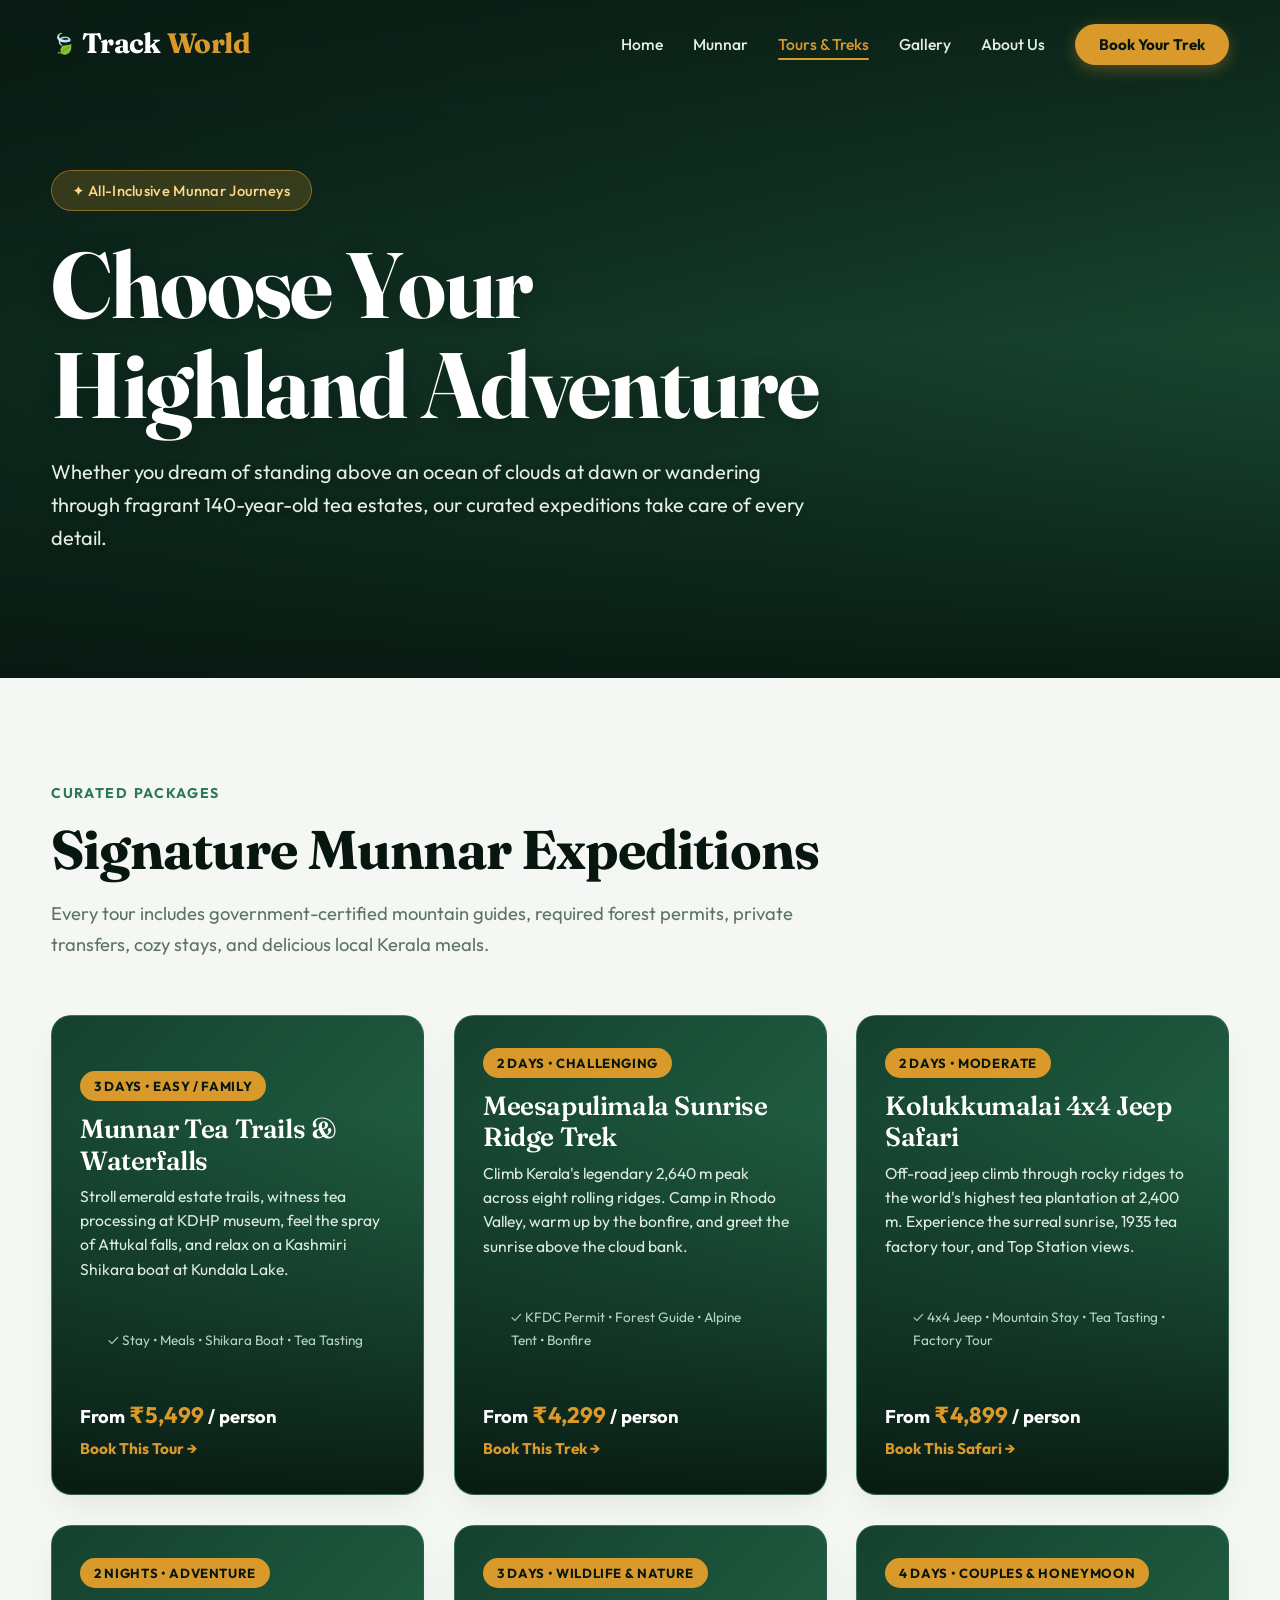
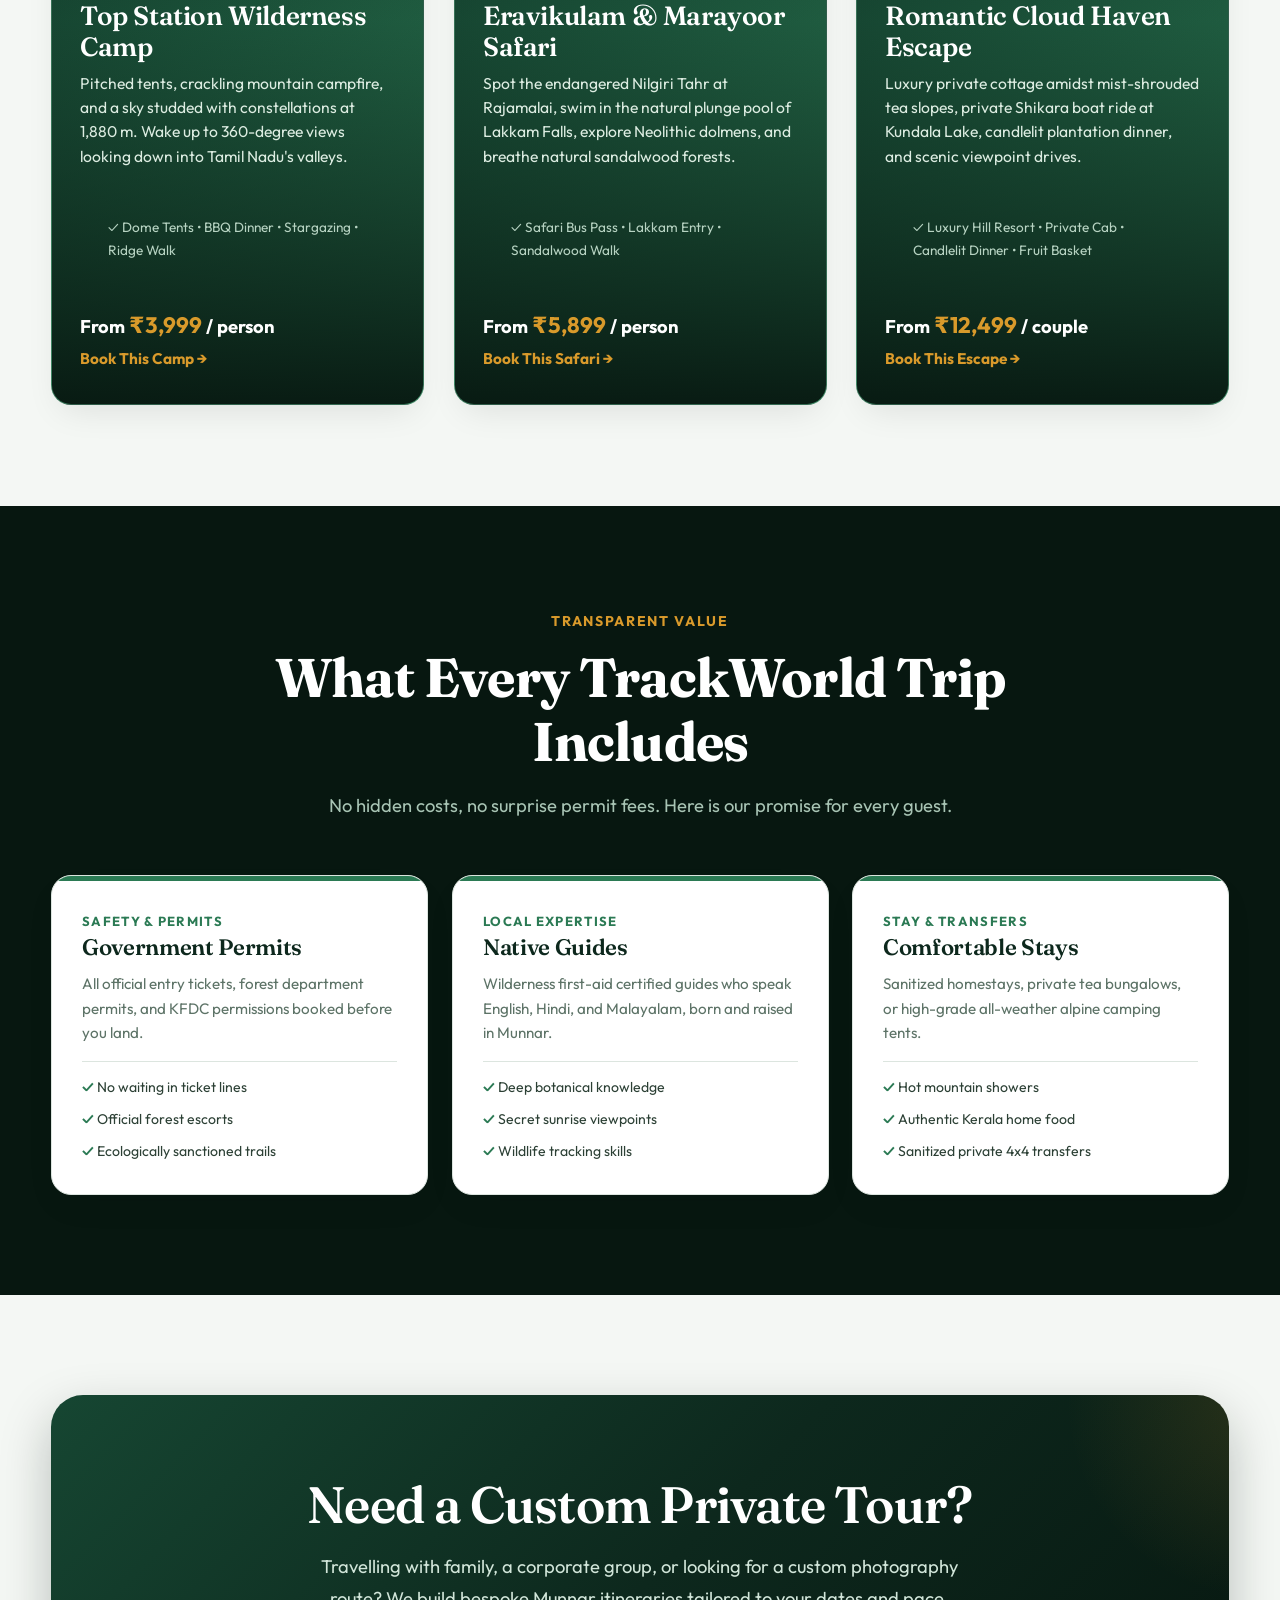
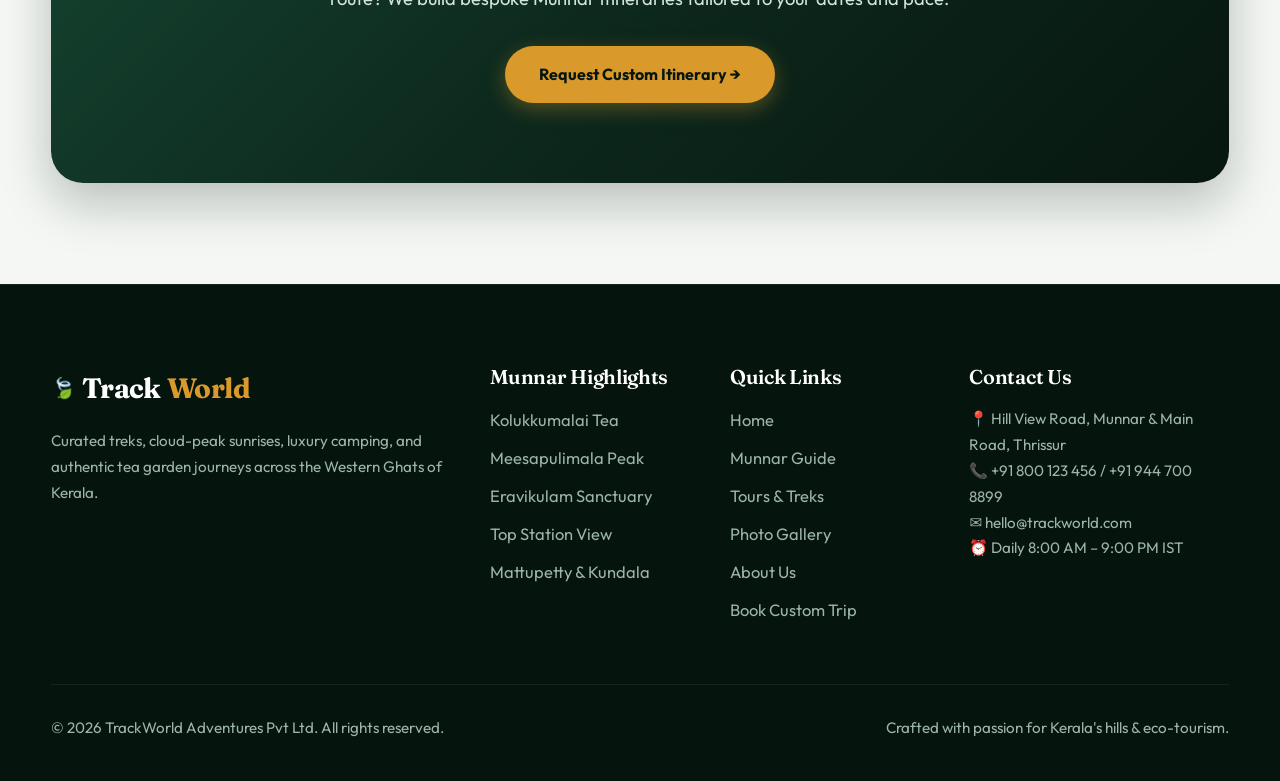
<file: services.html>
<!DOCTYPE html>
<html lang="en">
<head>
  <meta charset="UTF-8">
  <meta name="viewport" content="width=device-width, initial-scale=1.0">
  <title>Tours & Treks in Munnar | TrackWorld Packages</title>
  <meta name="description" content="Handcrafted Munnar tour packages: Meesapulimala sunrise treks, Kolukkumalai 4x4 safaris, high-altitude camping, tea trails, and wildlife expeditions in Kerala.">
  <link rel="preconnect" href="https://fonts.googleapis.com">
  <link rel="preconnect" href="https://fonts.gstatic.com" crossorigin>
  <link href="https://fonts.googleapis.com/css2?family=Fraunces:ital,opsz,wght@0,9..144,600;0,9..144,700;1,9..144,600&family=Outfit:wght@300;400;500;600;700&display=swap" rel="stylesheet">
  <link rel="stylesheet" href="Assets/css/style.css">
</head>
<body>

  <!-- Header -->
  <header>
    <div class="wrap">
      <a href="index.html" class="logo">
        <span class="logo-leaf">🍃</span> Track<i>World</i>
      </a>
      <button class="menu-btn" aria-expanded="false">Menu</button>
      <nav>
        <ul>
          <li><a href="index.html">Home</a></li>
          <li><a href="munnar.html">Munnar</a></li>
          <li><a href="services.html" class="active">Tours & Treks</a></li>
          <li><a href="projects.html">Gallery</a></li>
          <li><a href="about.html">About Us</a></li>
          <li><a class="cta" href="contact.html">Book Your Trek</a></li>
        </ul>
      </nav>
    </div>
  </header>

  <!-- Hero Section -->
  <main>
    <div class="hero small" style="--img:url('https://images.unsplash.com/photo-1500530855697-b586d89ba3ee?w=1600&q=80')">
      <div class="wrap">
        <div class="hero-content">
          <span class="badge badge-gold">✦ All-Inclusive Munnar Journeys</span>
          <h1>Choose Your Highland Adventure</h1>
          <p>Whether you dream of standing above an ocean of clouds at dawn or wandering through fragrant 140-year-old tea estates, our curated expeditions take care of every detail.</p>
        </div>
      </div>
    </div>

    <!-- Tours Grid Section -->
    <section>
      <div class="wrap">
        <div class="section-header rv">
          <span class="eyebrow">Curated Packages</span>
          <h2 class="title">Signature Munnar Expeditions</h2>
          <p class="lead">Every tour includes government-certified mountain guides, required forest permits, private transfers, cozy stays, and delicious local Kerala meals.</p>
        </div>

        <div class="grid">

          <!-- Tour 1 -->
          <a class="card rv" href="contact.html?tour=Munnar+Tea+Trails" style="--img:url('https://images.unsplash.com/photo-1593693397690-362cb9666fc2?w=1600&q=80')">
            <div>
              <span class="tag">3 Days • Easy / Family</span>
              <h3>Munnar Tea Trails & Waterfalls</h3>
              <p>Stroll emerald estate trails, witness tea processing at KDHP museum, feel the spray of Attukal falls, and relax on a Kashmiri Shikara boat at Kundala Lake.</p>
              <div style="font-size:0.85rem; color:#b7d3c2; margin-bottom:12px;">✓ Stay • Meals • Shikara Boat • Tea Tasting</div>
              <span class="card-price">From <span>₹5,499</span> / person</span>
              <span class="go">Book This Tour →</span>
            </div>
          </a>

          <!-- Tour 2 -->
          <a class="card rv" href="contact.html?tour=Meesapulimala+Sunrise+Trek" style="--img:url('https://images.unsplash.com/photo-1500530855697-b586d89ba3ee?w=1600&q=80')">
            <div>
              <span class="tag">2 Days • Challenging</span>
              <h3>Meesapulimala Sunrise Ridge Trek</h3>
              <p>Climb Kerala's legendary 2,640 m peak across eight rolling ridges. Camp in Rhodo Valley, warm up by the bonfire, and greet the sunrise above the cloud bank.</p>
              <div style="font-size:0.85rem; color:#b7d3c2; margin-bottom:12px;">✓ KFDC Permit • Forest Guide • Alpine Tent • Bonfire</div>
              <span class="card-price">From <span>₹4,299</span> / person</span>
              <span class="go">Book This Trek →</span>
            </div>
          </a>

          <!-- Tour 3 -->
          <a class="card rv" href="contact.html?tour=Kolukkumalai+4x4+Safari" style="--img:url('https://images.unsplash.com/photo-1506905925346-21bda4d32df4?w=1200&q=80')">
            <div>
              <span class="tag">2 Days • Moderate</span>
              <h3>Kolukkumalai 4x4 Jeep Safari</h3>
              <p>Off-road jeep climb through rocky ridges to the world's highest tea plantation at 2,400 m. Experience the surreal sunrise, 1935 tea factory tour, and Top Station views.</p>
              <div style="font-size:0.85rem; color:#b7d3c2; margin-bottom:12px;">✓ 4x4 Jeep • Mountain Stay • Tea Tasting • Factory Tour</div>
              <span class="card-price">From <span>₹4,899</span> / person</span>
              <span class="go">Book This Safari →</span>
            </div>
          </a>

          <!-- Tour 4 -->
          <a class="card rv" href="contact.html?tour=Top+Station+Wilderness+Camp" style="--img:url('https://images.unsplash.com/photo-1510312305653-8ed496efae75?w=1200&q=80')">
            <div>
              <span class="tag">2 Nights • Adventure</span>
              <h3>Top Station Wilderness Camp</h3>
              <p>Pitched tents, crackling mountain campfire, and a sky studded with constellations at 1,880 m. Wake up to 360-degree views looking down into Tamil Nadu's valleys.</p>
              <div style="font-size:0.85rem; color:#b7d3c2; margin-bottom:12px;">✓ Dome Tents • BBQ Dinner • Stargazing • Ridge Walk</div>
              <span class="card-price">From <span>₹3,999</span> / person</span>
              <span class="go">Book This Camp →</span>
            </div>
          </a>

          <!-- Tour 5 -->
          <a class="card rv" href="contact.html?tour=Eravikulam+Wilderness+Safari" style="--img:url('https://images.unsplash.com/photo-1571771019784-3ff35f4f4277?w=1200&q=80')">
            <div>
              <span class="tag">3 Days • Wildlife & Nature</span>
              <h3>Eravikulam & Marayoor Safari</h3>
              <p>Spot the endangered Nilgiri Tahr at Rajamalai, swim in the natural plunge pool of Lakkam Falls, explore Neolithic dolmens, and breathe natural sandalwood forests.</p>
              <div style="font-size:0.85rem; color:#b7d3c2; margin-bottom:12px;">✓ Safari Bus Pass • Lakkam Entry • Sandalwood Walk</div>
              <span class="card-price">From <span>₹5,899</span> / person</span>
              <span class="go">Book This Safari →</span>
            </div>
          </a>

          <!-- Tour 6 -->
          <a class="card rv" href="contact.html?tour=Romantic+Munnar+Escape" style="--img:url('https://images.unsplash.com/photo-1507525428034-b723cf961d3e?w=1200&q=80')">
            <div>
              <span class="tag">4 Days • Couples & Honeymoon</span>
              <h3>Romantic Cloud Haven Escape</h3>
              <p>Luxury private cottage amidst mist-shrouded tea slopes, private Shikara boat ride at Kundala Lake, candlelit plantation dinner, and scenic viewpoint drives.</p>
              <div style="font-size:0.85rem; color:#b7d3c2; margin-bottom:12px;">✓ Luxury Hill Resort • Private Cab • Candlelit Dinner • Fruit Basket</div>
              <span class="card-price">From <span>₹12,499</span> / couple</span>
              <span class="go">Book This Escape →</span>
            </div>
          </a>

        </div>
      </div>
    </section>

    <!-- Inclusions Comparison Matrix -->
    <section class="dark">
      <div class="wrap">
        <div class="section-header center rv">
          <span class="eyebrow">Transparent Value</span>
          <h2 class="title">What Every TrackWorld Trip Includes</h2>
          <p class="lead">No hidden costs, no surprise permit fees. Here is our promise for every guest.</p>
        </div>

        <div class="season-grid">
          <div class="season-card rv">
            <span class="season-period">Safety & Permits</span>
            <h3>Government Permits</h3>
            <p>All official entry tickets, forest department permits, and KFDC permissions booked before you land.</p>
            <ul class="season-features">
              <li>No waiting in ticket lines</li>
              <li>Official forest escorts</li>
              <li>Ecologically sanctioned trails</li>
            </ul>
          </div>

          <div class="season-card rv">
            <span class="season-period">Local Expertise</span>
            <h3>Native Guides</h3>
            <p>Wilderness first-aid certified guides who speak English, Hindi, and Malayalam, born and raised in Munnar.</p>
            <ul class="season-features">
              <li>Deep botanical knowledge</li>
              <li>Secret sunrise viewpoints</li>
              <li>Wildlife tracking skills</li>
            </ul>
          </div>

          <div class="season-card rv">
            <span class="season-period">Stay & Transfers</span>
            <h3>Comfortable Stays</h3>
            <p>Sanitized homestays, private tea bungalows, or high-grade all-weather alpine camping tents.</p>
            <ul class="season-features">
              <li>Hot mountain showers</li>
              <li>Authentic Kerala home food</li>
              <li>Sanitized private 4x4 transfers</li>
            </ul>
          </div>
        </div>
      </div>
    </section>

    <!-- Custom Booking CTA -->
    <section>
      <div class="wrap">
        <div class="cta-band rv">
          <h2>Need a Custom Private Tour?</h2>
          <p>Travelling with family, a corporate group, or looking for a custom photography route? We build bespoke Munnar itineraries tailored to your dates and pace.</p>
          <a class="btn" href="contact.html">Request Custom Itinerary →</a>
        </div>
      </div>
    </section>
  </main>

  <!-- Footer -->
  <footer>
    <div class="wrap">
      <div>
        <a href="index.html" class="logo">
          <span class="logo-leaf">🍃</span> Track<i>World</i>
        </a>
        <p>Curated treks, cloud-peak sunrises, luxury camping, and authentic tea garden journeys across the Western Ghats of Kerala.</p>
      </div>

      <div>
        <h3>Munnar Highlights</h3>
        <ul>
          <li><a href="munnar.html#places-grid">Kolukkumalai Tea</a></li>
          <li><a href="munnar.html#places-grid">Meesapulimala Peak</a></li>
          <li><a href="munnar.html#places-grid">Eravikulam Sanctuary</a></li>
          <li><a href="munnar.html#places-grid">Top Station View</a></li>
          <li><a href="munnar.html#places-grid">Mattupetty & Kundala</a></li>
        </ul>
      </div>

      <div>
        <h3>Quick Links</h3>
        <ul>
          <li><a href="index.html">Home</a></li>
          <li><a href="munnar.html">Munnar Guide</a></li>
          <li><a href="services.html">Tours & Treks</a></li>
          <li><a href="projects.html">Photo Gallery</a></li>
          <li><a href="about.html">About Us</a></li>
          <li><a href="contact.html">Book Custom Trip</a></li>
        </ul>
      </div>

      <div>
        <h3>Contact Us</h3>
        <p>
          📍 Hill View Road, Munnar & Main Road, Thrissur<br>
          📞 +91 800 123 456 / +91 944 700 8899<br>
          ✉️ hello@trackworld.com<br>
          ⏰ Daily 8:00 AM – 9:00 PM IST
        </p>
      </div>

      <div class="footer-bottom">
        <p>&copy; 2026 TrackWorld Adventures Pvt Ltd. All rights reserved.</p>
        <p>Crafted with passion for Kerala's hills & eco-tourism.</p>
      </div>
    </div>
  </footer>

  <script src="Assets/js/main.js"></script>
</body>
</html>
</file>
<file: Assets/css/style.css>
:root {
  --deep: #071710;
  --forest: #0d281d;
  --tea: #164632;
  --leaf: #2b7a54;
  --emerald: #10b981;
  --gold: #d99a2b;
  --gold-hover: #b87f1e;
  --gold-soft: #fef3d6;
  --mist: #f4f7f4;
  --white: #ffffff;
  --ink: #13221b;
  --ink-light: #2c4035;
  --muted: #5d7367;
  --border: #dce5df;
  --border-light: rgba(255, 255, 255, 0.15);
  --r: 20px;
  --r-sm: 12px;
  --shadow: 0 14px 34px -10px rgba(7, 23, 16, 0.1);
  --shadow-hover: 0 24px 50px -10px rgba(7, 23, 16, 0.22);
}

* {
  box-sizing: border-box;
  margin: 0;
  padding: 0;
}

html {
  scroll-behavior: smooth;
  -webkit-font-smoothing: antialiased;
}

body {
  font-family: 'Outfit', system-ui, -apple-system, sans-serif;
  background: var(--mist);
  color: var(--ink);
  line-height: 1.7;
  font-size: 16.5px;
  overflow-x: hidden;
}

h1, h2, h3, h4 {
  font-family: 'Fraunces', Georgia, serif;
  line-height: 1.18;
  font-weight: 600;
  letter-spacing: -0.015em;
}

img {
  max-width: 100%;
  display: block;
}

a {
  color: inherit;
  text-decoration: none;
  transition: color 0.2s ease, opacity 0.2s ease;
}

:focus-visible {
  outline: 3px solid var(--gold);
  outline-offset: 3px;
}

.wrap {
  width: min(1200px, 92%);
  margin: auto;
}

section {
  padding: 100px 0;
  position: relative;
}

/* ==========================================================================
   Header & Navigation
   ========================================================================== */
header {
  position: fixed;
  inset: 0 0 auto;
  z-index: 100;
  padding: 20px 0;
  transition: all 0.35s cubic-bezier(0.16, 1, 0.3, 1);
}

header.solid {
  background: rgba(7, 23, 16, 0.92);
  backdrop-filter: blur(14px);
  -webkit-backdrop-filter: blur(14px);
  padding: 12px 0;
  box-shadow: 0 10px 30px rgba(0, 0, 0, 0.2);
  border-bottom: 1px solid rgba(255, 255, 255, 0.08);
}

header .wrap {
  display: flex;
  justify-content: space-between;
  align-items: center;
}

.logo {
  font-family: 'Fraunces', serif;
  font-weight: 700;
  font-size: 1.75rem;
  color: #fff;
  display: flex;
  align-items: center;
  gap: 6px;
  letter-spacing: -0.02em;
}

.logo i {
  color: var(--gold);
  font-style: normal;
}

.logo-leaf {
  display: inline-block;
  font-size: 1.25rem;
  transform: rotate(-12deg);
}

nav ul {
  display: flex;
  gap: 30px;
  list-style: none;
  align-items: center;
}

nav a {
  color: #e3ede6;
  font-weight: 500;
  font-size: 0.98rem;
  position: relative;
  padding: 6px 0;
}

nav a:hover,
nav a.active {
  color: var(--gold);
}

nav a.active::after {
  content: "";
  position: absolute;
  bottom: 0;
  left: 0;
  right: 0;
  height: 2px;
  background: var(--gold);
  border-radius: 2px;
}

nav .cta {
  background: var(--gold);
  color: var(--deep);
  padding: 11px 24px;
  border-radius: 99px;
  font-weight: 700;
  font-size: 0.95rem;
  transition: all 0.25s ease;
  box-shadow: 0 4px 15px rgba(217, 154, 43, 0.35);
}

nav .cta:hover {
  background: #f1b34a;
  transform: translateY(-2px);
  box-shadow: 0 8px 24px rgba(217, 154, 43, 0.5);
  color: var(--deep);
}

nav .cta::after {
  display: none;
}

.menu-btn {
  display: none;
  background: rgba(255, 255, 255, 0.1);
  border: 1px solid rgba(255, 255, 255, 0.25);
  color: #fff;
  border-radius: 10px;
  padding: 10px 16px;
  cursor: pointer;
  font-family: inherit;
  font-weight: 600;
  font-size: 0.95rem;
  backdrop-filter: blur(8px);
}

/* ==========================================================================
   Buttons & Badges
   ========================================================================== */
.btn {
  display: inline-flex;
  align-items: center;
  justify-content: center;
  gap: 10px;
  background: var(--gold);
  color: var(--deep);
  padding: 15px 34px;
  border-radius: 99px;
  font-weight: 700;
  border: none;
  cursor: pointer;
  font-size: 1rem;
  transition: all 0.3s cubic-bezier(0.16, 1, 0.3, 1);
  box-shadow: 0 6px 20px rgba(217, 154, 43, 0.35);
  text-align: center;
}

.btn:hover {
  transform: translateY(-3px);
  background: #f1b34a;
  box-shadow: 0 12px 28px rgba(217, 154, 43, 0.55);
  color: var(--deep);
}

.btn.ghost {
  background: rgba(255, 255, 255, 0.12);
  color: #fff;
  border: 1.5px solid rgba(255, 255, 255, 0.6);
  margin-left: 12px;
  backdrop-filter: blur(8px);
  box-shadow: none;
}

.btn.ghost:hover {
  background: #ffffff;
  color: var(--deep);
  border-color: #ffffff;
  box-shadow: 0 10px 25px rgba(0, 0, 0, 0.15);
}

.btn.sm {
  padding: 10px 20px;
  font-size: 0.88rem;
}

.badge {
  display: inline-flex;
  align-items: center;
  gap: 8px;
  background: rgba(255, 255, 255, 0.15);
  border: 1px solid rgba(255, 255, 255, 0.3);
  border-radius: 99px;
  padding: 7px 20px;
  margin-bottom: 24px;
  font-size: 0.92rem;
  font-weight: 500;
  backdrop-filter: blur(10px);
  color: #f1f7f3;
  letter-spacing: 0.02em;
}

.badge-gold {
  background: rgba(217, 154, 43, 0.2);
  border-color: rgba(217, 154, 43, 0.5);
  color: #ffd88a;
}

/* ==========================================================================
   Hero Section
   ========================================================================== */
.hero {
  min-height: 100vh;
  display: flex;
  align-items: center;
  color: #fff;
  position: relative;
  padding: 160px 0 120px;
  background: linear-gradient(180deg, rgba(7, 23, 16, 0.72) 0%, rgba(7, 23, 16, 0.38) 40%, rgba(7, 23, 16, 0.94) 100%),
              var(--img) center/cover no-repeat,
              linear-gradient(135deg, var(--forest), var(--leaf));
  background-attachment: scroll;
}

.hero.small {
  min-height: 60vh;
  padding: 170px 0 90px;
  background: linear-gradient(180deg, rgba(7, 23, 16, 0.8) 0%, rgba(7, 23, 16, 0.45) 50%, rgba(7, 23, 16, 0.95) 100%),
              var(--img) center/cover no-repeat,
              linear-gradient(135deg, var(--forest), var(--leaf));
}

.hero-content {
  max-width: 800px;
}

.hero h1 {
  font-size: clamp(2.8rem, 7.5vw, 5.8rem);
  font-weight: 700;
  line-height: 1.08;
  margin-bottom: 20px;
  text-shadow: 0 4px 24px rgba(0, 0, 0, 0.3);
  animation: rise 1.1s cubic-bezier(0.16, 1, 0.3, 1) both;
}

.hero p {
  max-width: 58ch;
  margin: 0 0 34px;
  font-size: 1.25rem;
  line-height: 1.65;
  color: #e4eee7;
  text-shadow: 0 2px 10px rgba(0, 0, 0, 0.25);
}

.hero-actions {
  display: flex;
  flex-wrap: wrap;
  gap: 14px;
  align-items: center;
}

@keyframes rise {
  from {
    opacity: 0;
    transform: translateY(32px);
  }
  to {
    opacity: 1;
    transform: translateY(0);
  }
}

/* Hero Pill Bar / Quick Info */
.hero-pills {
  display: flex;
  flex-wrap: wrap;
  gap: 12px;
  margin: 32px 0 0;
}

.hero-pill {
  display: inline-flex;
  align-items: center;
  gap: 8px;
  background: rgba(255, 255, 255, 0.12);
  border: 1px solid rgba(255, 255, 255, 0.22);
  padding: 8px 16px;
  border-radius: 99px;
  font-size: 0.88rem;
  color: #e2ede5;
  backdrop-filter: blur(8px);
}

.hero-pill b {
  color: var(--gold);
}

/* Hero Bottom Facts Bar */
.facts {
  position: absolute;
  left: 0;
  right: 0;
  bottom: 0;
  background: rgba(7, 23, 16, 0.88);
  backdrop-filter: blur(12px);
  -webkit-backdrop-filter: blur(12px);
  border-top: 1px solid rgba(255, 255, 255, 0.08);
}

.facts .wrap {
  display: grid;
  grid-template-columns: repeat(auto-fit, minmax(180px, 1fr));
  gap: 20px;
  padding: 24px 0;
  text-align: center;
}

.facts div {
  border-right: 1px solid rgba(255, 255, 255, 0.1);
}

.facts div:last-child {
  border-right: none;
}

.facts b {
  font-family: 'Fraunces', serif;
  font-size: 2.1rem;
  color: var(--gold);
  display: block;
  line-height: 1.15;
  margin-bottom: 4px;
}

.facts span {
  font-size: 0.9rem;
  color: #b2c9bc;
  text-transform: uppercase;
  letter-spacing: 0.05em;
  font-weight: 500;
}

/* ==========================================================================
   Typography & Layout Helpers
   ========================================================================== */
.section-header {
  margin-bottom: 54px;
}

.section-header.center {
  text-align: center;
  max-width: 760px;
  margin-left: auto;
  margin-right: auto;
}

.title {
  font-size: clamp(2.2rem, 4.6vw, 3.4rem);
  color: var(--deep);
  margin-bottom: 16px;
  font-weight: 700;
}

.title i {
  color: var(--gold);
  font-style: normal;
}

.eyebrow {
  display: inline-block;
  font-size: 0.88rem;
  font-weight: 700;
  color: var(--leaf);
  text-transform: uppercase;
  letter-spacing: 0.12em;
  margin-bottom: 12px;
}

.dark .eyebrow {
  color: var(--gold);
}

.lead {
  color: var(--muted);
  max-width: 66ch;
  font-size: 1.15rem;
  line-height: 1.7;
}

.dark {
  background: var(--deep);
  color: #fff;
}

.dark .title {
  color: #fff;
}

.dark .lead {
  color: #a8c4b4;
}

.split {
  display: grid;
  gap: 60px;
  grid-template-columns: repeat(auto-fit, minmax(320px, 1fr));
  align-items: center;
}

.pic {
  height: 500px;
  border-radius: var(--r) var(--r) 160px var(--r);
  background: var(--img) center/cover no-repeat,
              linear-gradient(135deg, var(--forest), var(--leaf));
  box-shadow: 24px 24px 0 var(--gold);
  position: relative;
  overflow: hidden;
}

.list {
  list-style: none;
  display: grid;
  gap: 14px;
  margin: 0 0 32px;
}

.list li {
  display: flex;
  align-items: flex-start;
  gap: 12px;
  font-weight: 500;
  font-size: 1.05rem;
}

.list li::before {
  content: "✦";
  color: var(--gold);
  font-size: 1.15rem;
  line-height: 1.4;
}

/* ==========================================================================
   Filter Tabs & Search Bar for Munnar Places
   ========================================================================== */
.filter-controls {
  background: #ffffff;
  padding: 16px 20px;
  border-radius: 99px;
  box-shadow: var(--shadow);
  display: flex;
  flex-wrap: wrap;
  gap: 12px;
  align-items: center;
  justify-content: space-between;
  margin-bottom: 46px;
  border: 1px solid var(--border);
}

.filter-tabs {
  display: flex;
  flex-wrap: wrap;
  gap: 8px;
}

.filter-btn {
  background: transparent;
  border: none;
  padding: 10px 20px;
  border-radius: 99px;
  font-family: inherit;
  font-weight: 600;
  font-size: 0.92rem;
  color: var(--ink-light);
  cursor: pointer;
  transition: all 0.25s ease;
  display: inline-flex;
  align-items: center;
  gap: 6px;
}

.filter-btn:hover {
  background: var(--mist);
  color: var(--forest);
}

.filter-btn.active {
  background: var(--forest);
  color: #fff;
  box-shadow: 0 4px 14px rgba(13, 40, 29, 0.25);
}

.filter-btn .count {
  background: rgba(255, 255, 255, 0.2);
  padding: 2px 8px;
  border-radius: 99px;
  font-size: 0.78rem;
  margin-left: 4px;
}

.filter-btn:not(.active) .count {
  background: #e6eee8;
  color: var(--muted);
}

.search-box {
  position: relative;
  min-width: 260px;
}

.search-box input {
  padding: 11px 18px 11px 40px;
  border-radius: 99px;
  border: 1px solid var(--border);
  background: var(--mist);
  font-size: 0.92rem;
  width: 100%;
  transition: border-color 0.2s, box-shadow 0.2s;
}

.search-box input:focus {
  border-color: var(--leaf);
  outline: none;
  background: #fff;
  box-shadow: 0 0 0 3px rgba(43, 122, 84, 0.15);
}

.search-box svg {
  position: absolute;
  left: 14px;
  top: 50%;
  transform: translateY(-50%);
  width: 17px;
  height: 17px;
  fill: none;
  stroke: var(--muted);
  stroke-width: 2;
  pointer-events: none;
}

/* ==========================================================================
   Grids & Destination Cards
   ========================================================================== */
.grid {
  display: grid;
  gap: 30px;
  grid-template-columns: repeat(auto-fill, minmax(330px, 1fr));
}

.grid-3 {
  grid-template-columns: repeat(auto-fit, minmax(320px, 1fr));
}

/* Modern Place / Attraction Card */
.place-card {
  background: var(--white);
  border-radius: var(--r);
  overflow: hidden;
  box-shadow: var(--shadow);
  border: 1px solid var(--border);
  display: flex;
  flex-direction: column;
  transition: all 0.35s cubic-bezier(0.16, 1, 0.3, 1);
  position: relative;
}

.place-card:hover {
  transform: translateY(-8px);
  box-shadow: var(--shadow-hover);
  border-color: rgba(43, 122, 84, 0.3);
}

.place-img-wrap {
  position: relative;
  height: 250px;
  background: var(--img) center/cover no-repeat,
              linear-gradient(135deg, var(--tea), var(--leaf));
  overflow: hidden;
}

.place-img-wrap::after {
  content: "";
  position: absolute;
  inset: 0;
  background: linear-gradient(180deg, rgba(7, 23, 16, 0.2) 0%, rgba(7, 23, 16, 0.6) 100%);
  transition: opacity 0.3s ease;
}

.place-badges-top {
  position: absolute;
  top: 16px;
  left: 16px;
  right: 16px;
  display: flex;
  justify-content: space-between;
  align-items: center;
  z-index: 2;
}

.cat-pill {
  background: rgba(7, 23, 16, 0.75);
  backdrop-filter: blur(8px);
  color: #fff;
  font-size: 0.78rem;
  font-weight: 600;
  text-transform: uppercase;
  letter-spacing: 0.06em;
  padding: 5px 12px;
  border-radius: 99px;
  border: 1px solid rgba(255, 255, 255, 0.2);
}

.alt-pill {
  background: rgba(217, 154, 43, 0.95);
  color: var(--deep);
  font-weight: 700;
  font-size: 0.8rem;
  padding: 5px 12px;
  border-radius: 99px;
  box-shadow: 0 4px 10px rgba(0, 0, 0, 0.2);
}

.place-body {
  padding: 24px;
  display: flex;
  flex-direction: column;
  flex-grow: 1;
}

.place-location {
  display: flex;
  align-items: center;
  gap: 6px;
  font-size: 0.85rem;
  color: var(--leaf);
  font-weight: 600;
  margin-bottom: 8px;
}

.place-body h3 {
  font-size: 1.5rem;
  color: var(--forest);
  margin-bottom: 10px;
  font-weight: 700;
}

.place-body p {
  color: var(--muted);
  font-size: 0.96rem;
  line-height: 1.6;
  margin-bottom: 18px;
  flex-grow: 1;
}

.place-tags {
  display: flex;
  flex-wrap: wrap;
  gap: 6px;
  margin-bottom: 20px;
}

.place-tag {
  background: var(--mist);
  color: var(--ink-light);
  font-size: 0.78rem;
  font-weight: 500;
  padding: 4px 10px;
  border-radius: 6px;
  border: 1px solid var(--border);
}

.place-footer {
  display: flex;
  align-items: center;
  justify-content: space-between;
  border-top: 1px solid var(--border);
  padding-top: 16px;
  margin-top: auto;
}

.place-dist {
  font-size: 0.85rem;
  color: var(--muted);
}

.place-dist b {
  color: var(--forest);
}

.card-cta {
  display: inline-flex;
  align-items: center;
  gap: 6px;
  font-size: 0.92rem;
  font-weight: 700;
  color: var(--leaf);
  cursor: pointer;
  background: none;
  border: none;
  font-family: inherit;
  transition: all 0.2s ease;
}

.card-cta:hover {
  color: var(--gold);
  transform: translateX(3px);
}

/* Legacy & Tour Cards */
.card {
  position: relative;
  border-radius: var(--r);
  overflow: hidden;
  min-height: 440px;
  color: #fff;
  display: flex;
  align-items: flex-end;
  background: var(--img) center/cover no-repeat,
              linear-gradient(135deg, var(--tea), var(--leaf));
  transition: all 0.35s cubic-bezier(0.16, 1, 0.3, 1);
  box-shadow: var(--shadow);
  border: 1px solid rgba(255, 255, 255, 0.1);
}

.card:hover {
  transform: translateY(-8px);
  box-shadow: 0 24px 50px rgba(7, 23, 16, 0.35);
  border-color: rgba(217, 154, 43, 0.4);
}

.card::before {
  content: "";
  position: absolute;
  inset: 0;
  background: linear-gradient(180deg, rgba(7, 23, 16, 0.1) 20%, rgba(7, 23, 16, 0.95) 100%);
  transition: opacity 0.3s ease;
}

.card div {
  position: relative;
  padding: 32px 28px;
  z-index: 2;
  width: 100%;
}

.card h3 {
  font-size: 1.65rem;
  margin-bottom: 8px;
}

.card p {
  font-size: 0.98rem;
  color: #dcece1;
  margin: 8px 0 16px;
  line-height: 1.55;
}

.card .tag {
  background: var(--gold);
  color: var(--deep);
  font-weight: 700;
  font-size: 0.82rem;
  padding: 4px 14px;
  border-radius: 99px;
  display: inline-block;
  margin-bottom: 12px;
  text-transform: uppercase;
  letter-spacing: 0.05em;
}

.card .go {
  display: inline-flex;
  align-items: center;
  gap: 8px;
  color: var(--gold);
  font-weight: 700;
  font-size: 0.96rem;
  transition: gap 0.2s ease;
}

.card:hover .go {
  gap: 12px;
  color: #ffd88a;
}

/* Tour Card Extras */
.card-price {
  font-size: 1.15rem;
  font-weight: 700;
  color: #fff;
  margin-top: 10px;
  display: block;
}

.card-price span {
  color: var(--gold);
  font-size: 1.4rem;
}

/* ==========================================================================
   Itinerary Timeline
   ========================================================================== */
.itinerary-container {
  display: grid;
  gap: 24px;
  margin-top: 40px;
}

.itinerary-day {
  background: rgba(255, 255, 255, 0.06);
  border: 1px solid rgba(255, 255, 255, 0.12);
  border-radius: var(--r);
  padding: 30px;
  transition: all 0.3s ease;
  position: relative;
}

.itinerary-day:hover {
  background: rgba(255, 255, 255, 0.09);
  border-color: rgba(217, 154, 43, 0.4);
  transform: translateX(6px);
}

.itinerary-header {
  display: flex;
  align-items: center;
  gap: 18px;
  margin-bottom: 16px;
  flex-wrap: wrap;
}

.day-badge {
  background: var(--gold);
  color: var(--deep);
  font-family: 'Fraunces', serif;
  font-weight: 700;
  font-size: 1.15rem;
  padding: 6px 16px;
  border-radius: 99px;
}

.itinerary-header h3 {
  font-size: 1.45rem;
  color: #fff;
  margin: 0;
}

.itinerary-route {
  color: #b5cebf;
  font-size: 0.95rem;
  margin-bottom: 16px;
  display: flex;
  align-items: center;
  gap: 8px;
  flex-wrap: wrap;
}

.itinerary-route span {
  color: var(--gold);
}

.itinerary-stops {
  display: grid;
  gap: 12px;
  grid-template-columns: repeat(auto-fit, minmax(220px, 1fr));
  margin-top: 18px;
}

.itinerary-stop {
  background: rgba(0, 0, 0, 0.2);
  border-radius: var(--r-sm);
  padding: 14px 18px;
  border-left: 3px solid var(--leaf);
}

.itinerary-stop b {
  display: block;
  font-size: 0.95rem;
  color: #fff;
  margin-bottom: 4px;
}

.itinerary-stop small {
  color: #9cb5a6;
  font-size: 0.85rem;
  line-height: 1.4;
  display: block;
}

/* ==========================================================================
   Seasons & Weather Matrix
   ========================================================================== */
.season-grid {
  display: grid;
  gap: 24px;
  grid-template-columns: repeat(auto-fit, minmax(260px, 1fr));
  margin-top: 40px;
}

.season-card {
  background: #ffffff;
  border-radius: var(--r);
  padding: 30px;
  box-shadow: var(--shadow);
  border: 1px solid var(--border);
  transition: all 0.3s ease;
  position: relative;
  overflow: hidden;
}

.season-card:hover {
  transform: translateY(-6px);
  box-shadow: var(--shadow-hover);
  border-color: var(--leaf);
}

.season-card::before {
  content: "";
  position: absolute;
  top: 0;
  left: 0;
  right: 0;
  height: 5px;
  background: var(--leaf);
}

.season-card.winter::before { background: #3b82f6; }
.season-card.spring::before { background: #10b981; }
.season-card.summer::before { background: var(--gold); }
.season-card.monsoon::before { background: #06b6d4; }

.season-period {
  font-size: 0.82rem;
  text-transform: uppercase;
  letter-spacing: 0.1em;
  font-weight: 700;
  color: var(--leaf);
  margin-bottom: 8px;
}

.season-card h3 {
  font-size: 1.4rem;
  color: var(--forest);
  margin-bottom: 12px;
}

.season-temp {
  font-family: 'Fraunces', serif;
  font-size: 1.8rem;
  color: var(--gold);
  margin-bottom: 14px;
  font-weight: 700;
}

.season-card p {
  color: var(--muted);
  font-size: 0.95rem;
  line-height: 1.6;
  margin-bottom: 16px;
}

.season-features {
  list-style: none;
  display: grid;
  gap: 8px;
  font-size: 0.88rem;
  color: var(--ink-light);
  border-top: 1px solid var(--border);
  padding-top: 14px;
}

.season-features li::before {
  content: "✓ ";
  color: var(--leaf);
  font-weight: bold;
}

/* ==========================================================================
   Reviews / Testimonials
   ========================================================================== */
.reviews .card2 {
  background: #fff;
  border-radius: var(--r);
  padding: 32px;
  box-shadow: var(--shadow);
  border: 1px solid var(--border);
  display: flex;
  flex-direction: column;
  justify-content: space-between;
  transition: transform 0.3s ease;
}

.reviews .card2:hover {
  transform: translateY(-6px);
  box-shadow: var(--shadow-hover);
}

.card2 .stars {
  color: var(--gold);
  font-size: 1.1rem;
  margin-bottom: 16px;
  letter-spacing: 2px;
}

.card2 q {
  display: block;
  font-family: 'Fraunces', serif;
  font-size: 1.22rem;
  line-height: 1.45;
  color: var(--forest);
  margin-bottom: 20px;
}

.card2 .author {
  display: flex;
  align-items: center;
  gap: 12px;
}

.card2 .avatar {
  width: 44px;
  height: 44px;
  border-radius: 50%;
  background: linear-gradient(135deg, var(--forest), var(--leaf));
  color: #fff;
  display: flex;
  align-items: center;
  justify-content: center;
  font-weight: 700;
  font-size: 0.95rem;
}

.card2 .author-info b {
  display: block;
  font-size: 0.98rem;
  color: var(--forest);
}

.card2 .author-info small {
  color: var(--muted);
  font-size: 0.85rem;
}

/* ==========================================================================
   FAQ Accordion
   ========================================================================== */
.faq-grid {
  display: grid;
  gap: 16px;
  max-width: 900px;
  margin: 40px auto 0;
}

.faq-item {
  background: #ffffff;
  border-radius: var(--r-sm);
  border: 1px solid var(--border);
  overflow: hidden;
  transition: all 0.3s ease;
}

.faq-item.active {
  border-color: var(--leaf);
  box-shadow: var(--shadow);
}

.faq-question {
  width: 100%;
  background: none;
  border: none;
  padding: 22px 24px;
  text-align: left;
  font-family: 'Fraunces', serif;
  font-size: 1.2rem;
  color: var(--forest);
  cursor: pointer;
  display: flex;
  justify-content: space-between;
  align-items: center;
  gap: 16px;
}

.faq-icon {
  font-size: 1.4rem;
  color: var(--gold);
  transition: transform 0.3s ease;
  line-height: 1;
}

.faq-item.active .faq-icon {
  transform: rotate(45deg);
}

.faq-answer {
  max-height: 0;
  overflow: hidden;
  transition: max-height 0.35s cubic-bezier(0.16, 1, 0.3, 1), padding 0.35s ease;
  padding: 0 24px;
  color: var(--muted);
  line-height: 1.7;
  font-size: 0.98rem;
}

.faq-item.active .faq-answer {
  padding: 0 24px 22px;
  max-height: 300px;
}

/* ==========================================================================
   CTA Band & Forms
   ========================================================================== */
.cta-band {
  background: linear-gradient(135deg, var(--tea) 0%, var(--forest) 50%, var(--deep) 100%);
  color: #fff;
  text-align: center;
  border-radius: 32px;
  padding: 80px 30px;
  box-shadow: 0 20px 50px rgba(7, 23, 16, 0.25);
  position: relative;
  overflow: hidden;
}

.cta-band::before {
  content: "";
  position: absolute;
  top: -50%;
  right: -20%;
  width: 400px;
  height: 400px;
  background: radial-gradient(circle, rgba(217, 154, 43, 0.15) 0%, transparent 70%);
  pointer-events: none;
}

.cta-band h2 {
  font-size: clamp(2.2rem, 5vw, 3.2rem);
  color: #fff;
}

.cta-band p {
  margin: 16px auto 32px;
  max-width: 56ch;
  color: #d1e5d9;
  font-size: 1.15rem;
}

form {
  display: grid;
  gap: 18px;
  max-width: 620px;
}

input, select, textarea {
  font: inherit;
  padding: 16px 20px;
  border: 1.5px solid var(--border);
  border-radius: 12px;
  width: 100%;
  background: #fff;
  color: var(--ink);
  transition: border-color 0.2s, box-shadow 0.2s;
}

input:focus, select:focus, textarea:focus {
  border-color: var(--leaf);
  outline: none;
  box-shadow: 0 0 0 4px rgba(43, 122, 84, 0.15);
}

#form-msg {
  font-weight: 600;
  color: var(--leaf);
  margin-top: 10px;
  min-height: 24px;
}

/* ==========================================================================
   Detail Modal (Place Information Popup)
   ========================================================================== */
.modal-overlay {
  position: fixed;
  inset: 0;
  background: rgba(7, 23, 16, 0.8);
  backdrop-filter: blur(12px);
  -webkit-backdrop-filter: blur(12px);
  z-index: 1000;
  display: flex;
  align-items: center;
  justify-content: center;
  padding: 20px;
  opacity: 0;
  visibility: hidden;
  transition: opacity 0.3s ease, visibility 0.3s ease;
}

.modal-overlay.open {
  opacity: 1;
  visibility: visible;
}

.modal-dialog {
  background: #ffffff;
  border-radius: var(--r);
  max-width: 820px;
  width: 100%;
  max-height: 90vh;
  overflow-y: auto;
  position: relative;
  box-shadow: 0 30px 60px rgba(0, 0, 0, 0.4);
  transform: translateY(20px) scale(0.96);
  transition: transform 0.3s cubic-bezier(0.16, 1, 0.3, 1);
}

.modal-overlay.open .modal-dialog {
  transform: translateY(0) scale(1);
}

.modal-close {
  position: absolute;
  top: 18px;
  right: 18px;
  width: 40px;
  height: 40px;
  border-radius: 50%;
  background: rgba(7, 23, 16, 0.6);
  color: #fff;
  border: none;
  cursor: pointer;
  font-size: 1.3rem;
  display: flex;
  align-items: center;
  justify-content: center;
  z-index: 10;
  transition: background 0.2s ease, transform 0.2s ease;
}

.modal-close:hover {
  background: var(--gold);
  color: var(--deep);
  transform: scale(1.08);
}

.modal-img {
  height: 320px;
  background-size: cover;
  background-position: center;
  position: relative;
}

.modal-img::after {
  content: "";
  position: absolute;
  inset: 0;
  background: linear-gradient(180deg, rgba(7, 23, 16, 0.1) 0%, rgba(7, 23, 16, 0.8) 100%);
}

.modal-img-content {
  position: absolute;
  bottom: 24px;
  left: 28px;
  right: 28px;
  z-index: 2;
  color: #fff;
}

.modal-img-content h2 {
  font-size: 2.1rem;
  margin-bottom: 6px;
  color: #fff;
}

.modal-body {
  padding: 32px 30px;
}

.modal-grid {
  display: grid;
  grid-template-columns: repeat(auto-fit, minmax(180px, 1fr));
  gap: 16px;
  background: var(--mist);
  padding: 18px 20px;
  border-radius: var(--r-sm);
  margin-bottom: 24px;
}

.modal-stat small {
  display: block;
  font-size: 0.78rem;
  color: var(--muted);
  text-transform: uppercase;
  letter-spacing: 0.05em;
  font-weight: 600;
}

.modal-stat b {
  font-size: 1.05rem;
  color: var(--forest);
}

.modal-desc {
  font-size: 1.05rem;
  line-height: 1.7;
  color: var(--ink-light);
  margin-bottom: 24px;
}

.modal-tips {
  background: var(--gold-soft);
  border-left: 4px solid var(--gold);
  padding: 16px 20px;
  border-radius: 8px;
  margin-bottom: 28px;
  font-size: 0.95rem;
  color: #6d4b0f;
}

.modal-tips b {
  display: block;
  margin-bottom: 4px;
  color: #4f3609;
}

.modal-actions {
  display: flex;
  gap: 14px;
  flex-wrap: wrap;
}

/* ==========================================================================
   Gallery Lightbox Modal
   ========================================================================== */
.lightbox-overlay {
  position: fixed;
  inset: 0;
  background: rgba(5, 17, 12, 0.95);
  backdrop-filter: blur(12px);
  z-index: 1000;
  display: flex;
  align-items: center;
  justify-content: center;
  padding: 40px 20px;
  opacity: 0;
  visibility: hidden;
  transition: opacity 0.3s ease, visibility 0.3s ease;
}

.lightbox-overlay.open {
  opacity: 1;
  visibility: visible;
}

.lightbox-content {
  max-width: 1000px;
  max-height: 85vh;
  position: relative;
  text-align: center;
}

.lightbox-img {
  max-width: 100%;
  max-height: 75vh;
  border-radius: var(--r-sm);
  box-shadow: 0 20px 60px rgba(0, 0, 0, 0.5);
  object-fit: contain;
}

.lightbox-caption {
  color: #e4efe6;
  font-size: 1.1rem;
  margin-top: 14px;
  font-family: 'Fraunces', serif;
}

.lightbox-close {
  position: absolute;
  top: -45px;
  right: 0;
  background: none;
  border: none;
  color: #fff;
  font-size: 2rem;
  cursor: pointer;
}

/* ==========================================================================
   Footer
   ========================================================================== */
footer {
  background: #05140d;
  color: #9cb5a7;
  padding: 80px 0 40px;
  border-top: 1px solid rgba(255, 255, 255, 0.06);
}

footer .wrap {
  display: grid;
  gap: 40px;
  grid-template-columns: 2fr 1fr 1fr 1.3fr;
}

footer .logo {
  margin-bottom: 16px;
}

footer p {
  line-height: 1.7;
  font-size: 0.95rem;
}

footer h3 {
  color: #fff;
  margin-bottom: 18px;
  font-size: 1.25rem;
}

footer ul {
  list-style: none;
  display: grid;
  gap: 10px;
}

footer a:hover {
  color: var(--gold);
}

.footer-bottom {
  grid-column: 1 / -1;
  border-top: 1px solid rgba(255, 255, 255, 0.08);
  padding-top: 30px;
  margin-top: 20px;
  display: flex;
  justify-content: space-between;
  align-items: center;
  flex-wrap: wrap;
  gap: 16px;
  font-size: 0.9rem;
}

.footer-bottom p {
  margin: 0;
}

/* ==========================================================================
   Scroll Animations
   ========================================================================== */
.rv {
  opacity: 0;
  transform: translateY(32px);
  transition: opacity 0.8s cubic-bezier(0.16, 1, 0.3, 1), transform 0.8s cubic-bezier(0.16, 1, 0.3, 1);
  will-change: opacity, transform;
}

.rv.in {
  opacity: 1;
  transform: translateY(0);
}

/* ==========================================================================
   Responsive Breakpoints
   ========================================================================== */
@media (max-width: 960px) {
  footer .wrap {
    grid-template-columns: 1fr 1fr;
  }
  
  .filter-controls {
    border-radius: var(--r);
    padding: 16px;
  }
  
  .search-box {
    width: 100%;
  }
}

@media (max-width: 820px) {
  .menu-btn {
    display: block;
  }

  nav {
    position: absolute;
    top: 100%;
    left: 4%;
    right: 4%;
    background: rgba(7, 23, 16, 0.98);
    border-radius: var(--r);
    padding: 24px;
    display: none;
    box-shadow: 0 20px 40px rgba(0, 0, 0, 0.4);
    border: 1px solid rgba(255, 255, 255, 0.12);
  }

  nav.open {
    display: block;
  }

  nav ul {
    flex-direction: column;
    align-items: flex-start;
    gap: 16px;
  }

  nav a {
    font-size: 1.1rem;
    display: block;
    width: 100%;
    padding: 8px 0;
  }

  nav .cta {
    width: 100%;
    text-align: center;
    margin-top: 8px;
  }

  section {
    padding: 70px 0;
  }

  .btn.ghost {
    margin: 10px 0 0;
  }

  .pic {
    height: 360px;
    box-shadow: 14px 14px 0 var(--gold);
  }

  .hero {
    padding: 140px 0 100px;
  }
  
  .facts {
    position: static;
    margin-top: 50px;
  }
  
  .facts div {
    border-right: none;
    border-bottom: 1px solid rgba(255, 255, 255, 0.1);
    padding-bottom: 14px;
  }
  
  .facts div:last-child {
    border-bottom: none;
  }
}

@media (max-width: 540px) {
  .hero h1 {
    font-size: 2.6rem;
  }

  .title {
    font-size: 2.1rem;
  }

  .grid {
    grid-template-columns: 1fr;
  }

  footer .wrap {
    grid-template-columns: 1fr;
  }
  
  .modal-body {
    padding: 20px;
  }
}

@media (prefers-reduced-motion: reduce) {
  * {
    animation: none !important;
    transition: none !important;
  }
  .rv {
    opacity: 1 !important;
    transform: none !important;
  }
}
</file>
